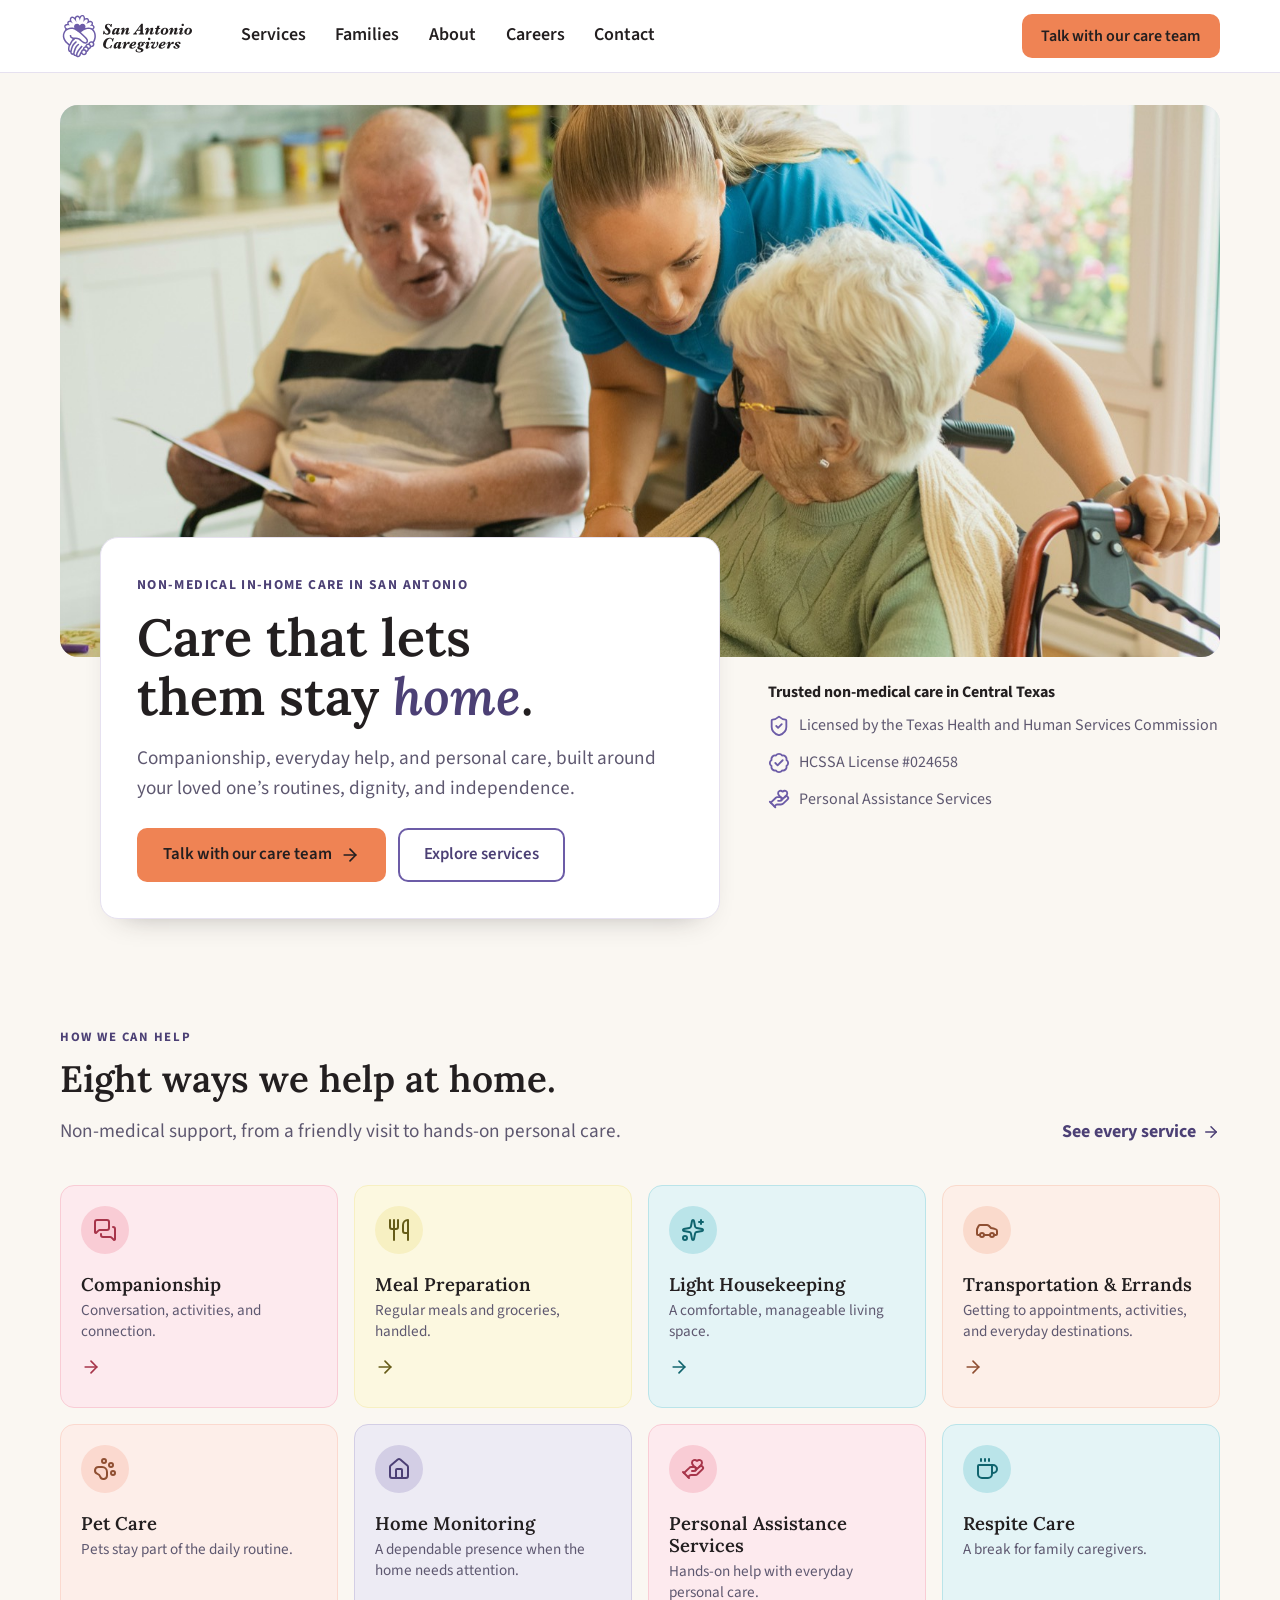
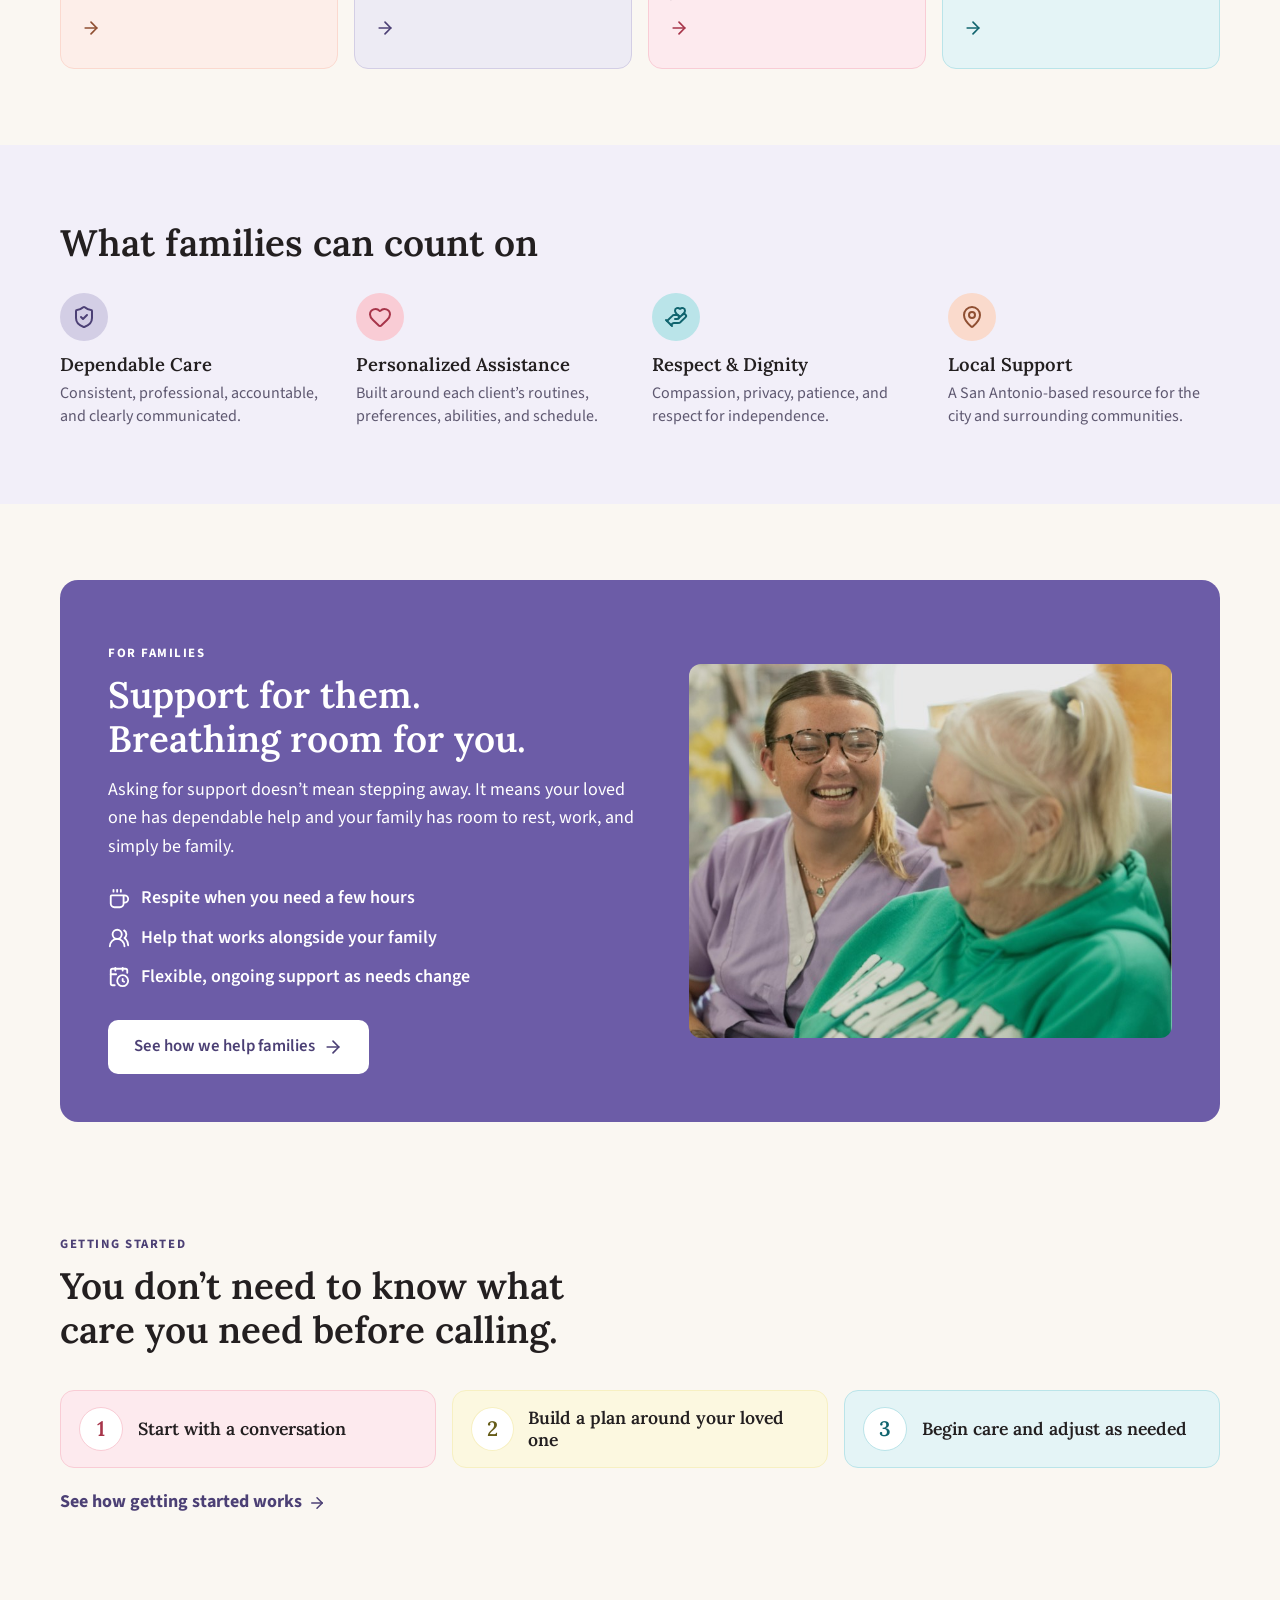
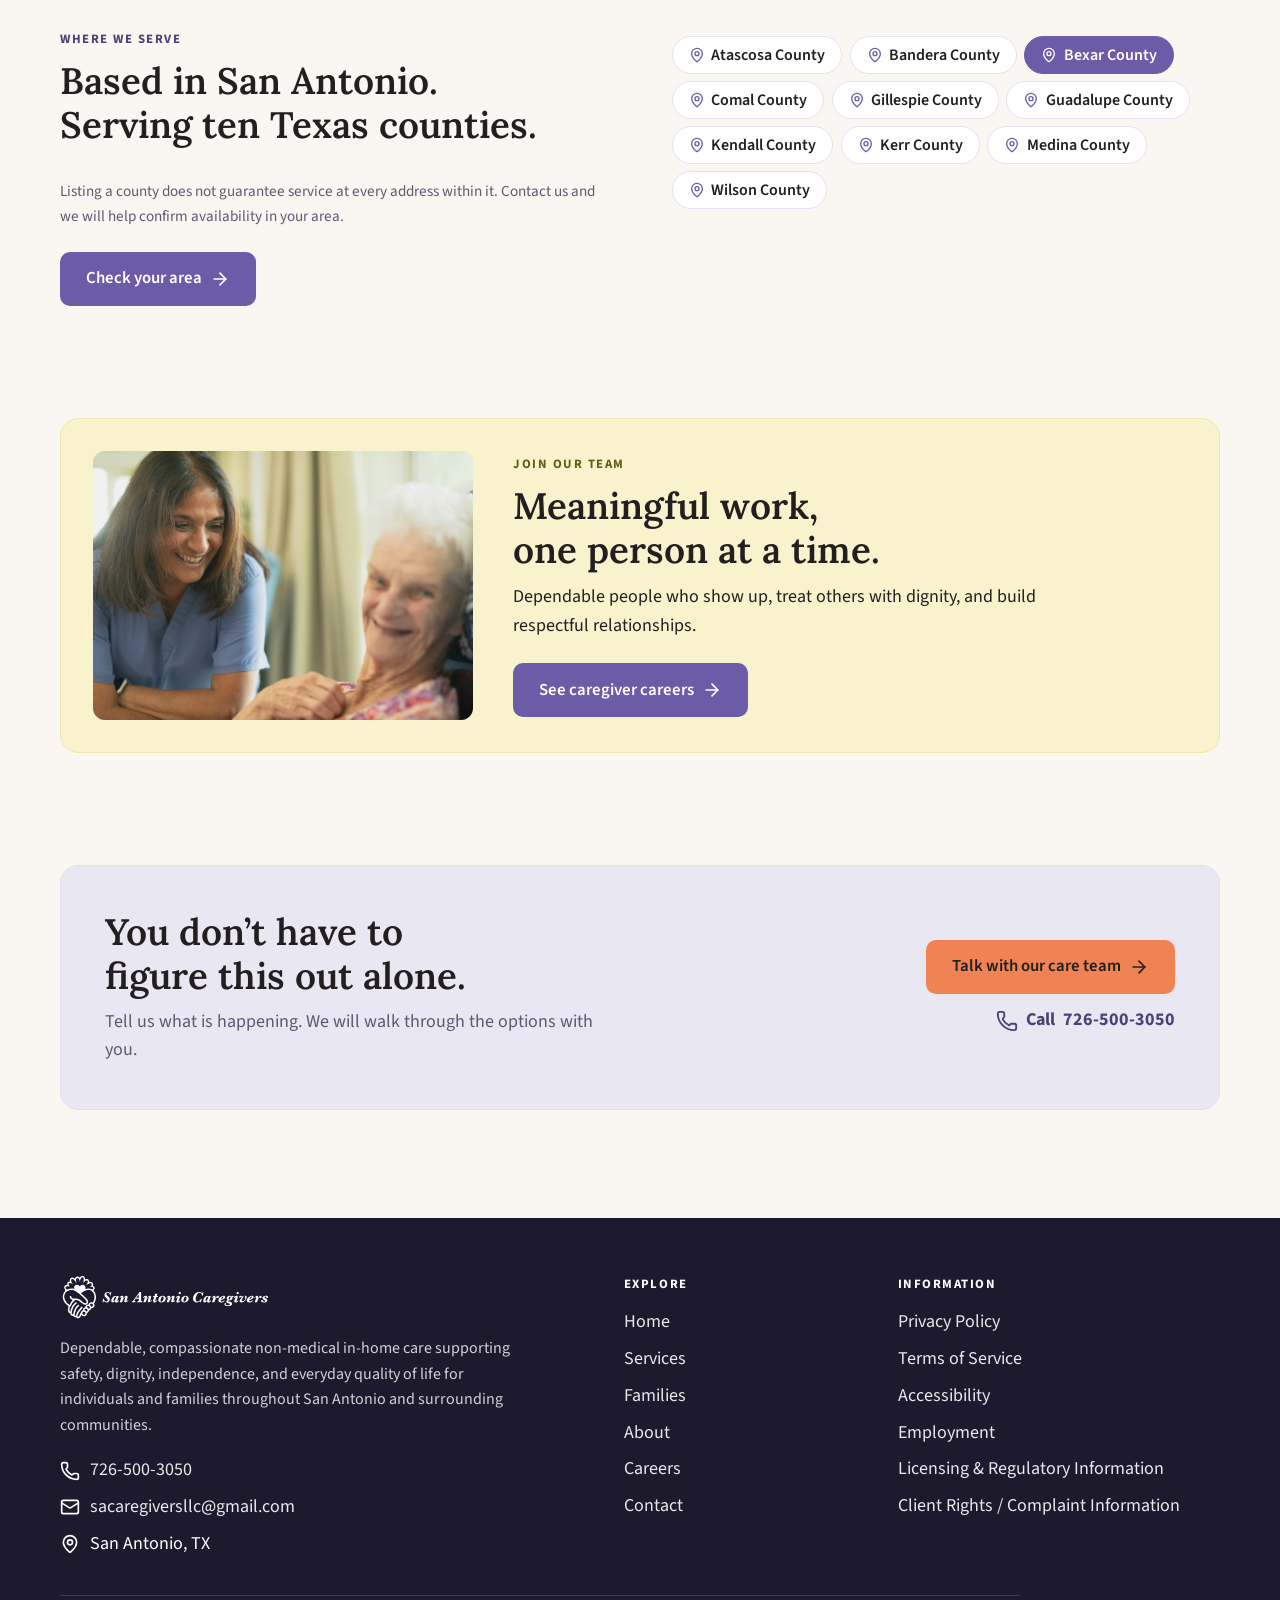
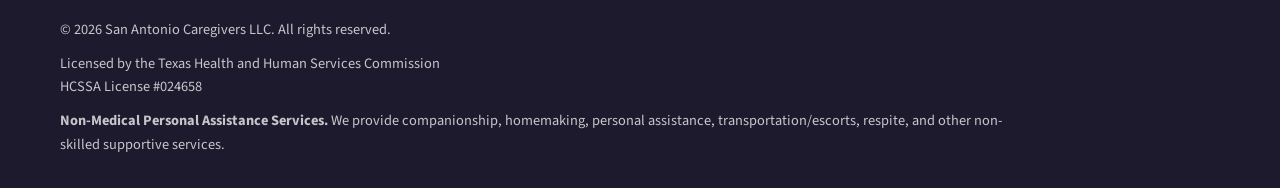
<file: index.html>
<!doctype html>
<html lang="en">
<head>
<meta charset="utf-8">
<meta name="viewport" content="width=device-width, initial-scale=1">
<title>San Antonio Caregivers — Non-Medical In-Home Care</title>
<meta name="description" content="San Antonio Caregivers provides dependable non-medical in-home care for families across San Antonio and surrounding communities.">
<meta property="og:site_name" content="San Antonio Caregivers">
<meta property="og:type" content="website">
<meta property="og:title" content="San Antonio Caregivers — Non-Medical In-Home Care">
<meta property="og:description" content="San Antonio Caregivers provides dependable non-medical in-home care for families across San Antonio and surrounding communities.">
<meta property="og:locale" content="en_US">
<meta property="og:url" content="https://sanantoniocare.com/">
<meta property="og:image" content="https://sanantoniocare.com/assets/img/og-share.jpg">
<meta property="og:image:width" content="1200">
<meta property="og:image:height" content="630">
<meta property="og:image:alt" content="A caregiver leans in to talk with two older adults at a kitchen table.">
<meta name="twitter:card" content="summary_large_image">
<link rel="canonical" href="https://sanantoniocare.com/">
<link rel="icon" href="assets/logo/favicon.svg" type="image/svg+xml">
<link rel="icon" href="assets/logo/favicon-48.png" type="image/png" sizes="48x48">
<link rel="apple-touch-icon" href="assets/logo/apple-touch-icon.png">
<link rel="preconnect" href="https://fonts.googleapis.com"><link rel="preconnect" href="https://fonts.gstatic.com" crossorigin>
<link rel="stylesheet" href="https://fonts.googleapis.com/css2?family=Lora:ital,wght@0,500;0,600;0,700;1,500;1,600&family=Source+Sans+3:wght@400;500;600;700&display=swap">
<link rel="stylesheet" href="assets/css/site.css">
</head>
<body>
<a class="skip" href="#main">Skip to content</a>
<header class="site-header" id="top"><div class="wrap bar">
  <a class="brand" href="index.html" aria-label="San Antonio Caregivers, home"><img src="assets/logo/sac-lockup-color.svg" alt="San Antonio Caregivers LLC" width="140" height="47"></a>
  <nav class="nav" aria-label="Primary"><a href="services.html">Services</a><a href="families.html">Families</a><a href="about.html">About</a><a href="careers.html">Careers</a><a href="contact.html">Contact</a></nav>
  <a class="btn btn-primary nav-cta" href="contact.html">Talk with our care team</a>
  <button class="menu-btn" type="button" aria-expanded="false" aria-controls="menu" data-menu-btn><span class="menu-open"><svg class="ic " aria-hidden="true" focusable="false"><use href="#i-menu"/></svg>Menu</span><span class="menu-close"><svg class="ic " aria-hidden="true" focusable="false"><use href="#i-x"/></svg>Close</span></button>
</div>
<div class="menu" id="menu" hidden><div class="wrap"><a class="menu-link" href="services.html"><span>Services</span><svg class="ic " aria-hidden="true" focusable="false"><use href="#i-arrow-right"/></svg></a><a class="menu-link" href="families.html"><span>Families</span><svg class="ic " aria-hidden="true" focusable="false"><use href="#i-arrow-right"/></svg></a><a class="menu-link" href="about.html"><span>About</span><svg class="ic " aria-hidden="true" focusable="false"><use href="#i-arrow-right"/></svg></a><a class="menu-link" href="careers.html"><span>Careers</span><svg class="ic " aria-hidden="true" focusable="false"><use href="#i-arrow-right"/></svg></a><a class="menu-link" href="contact.html"><span>Contact</span><svg class="ic " aria-hidden="true" focusable="false"><use href="#i-arrow-right"/></svg></a><a class="btn btn-primary btn-lg menu-cta" href="contact.html">Talk with our care team <svg class="ic " aria-hidden="true" focusable="false"><use href="#i-arrow-right"/></svg></a></div></div>
</header>
<main id="main">

<div class="hero-wrap">
  <section class="hero hero-1" aria-label="Welcome"><div class="wrap">
    <figure class="h1-photo"><img class="" src="assets/img/hero-image-lg.jpg" srcset="assets/img/hero-image-sm.jpg 760w, assets/img/hero-image-lg.jpg 1600w" sizes="(min-width: 1200px) 1120px, 92vw" width="1600" height="1131" alt="A caregiver helping an elderly man and woman with a craft activity at home." fetchpriority="high" decoding="async" style="object-position:55% 32%"></figure>
    <div class="h1-row"><div class="h1-card">
      <p class="kicker">Non-medical in-home care in San Antonio</p>
      <h1 class="display">Care that lets them stay <em>home</em>.</h1>
      <p class="lead">Companionship, everyday help, and personal care, built around your loved one’s routines, dignity, and independence.</p>
      <div class="actions"><a class="btn btn-primary btn-lg" href="contact.html">Talk with our care team <svg class="ic " aria-hidden="true" focusable="false"><use href="#i-arrow-right"/></svg></a><a class="btn btn-outline btn-lg" href="services.html">Explore services</a></div></div><div class="trust"><p class="trust-h">Trusted non-medical care in Central Texas</p>
    <ul><li><svg class="ic " aria-hidden="true" focusable="false"><use href="#i-shield-check"/></svg><span>Licensed by the Texas Health and Human Services Commission</span></li><li><svg class="ic " aria-hidden="true" focusable="false"><use href="#i-badge-check"/></svg><span>HCSSA License #024658</span></li><li><svg class="ic " aria-hidden="true" focusable="false"><use href="#i-hand-heart"/></svg><span>Personal Assistance Services</span></li></ul></div></div>
  </div></section>

</div>

<section class="section" id="help"><div class="wrap">
  <div class="sechead"><div><p class="eyebrow">How we can help</p><h2 class="h2">Eight ways we help at home.</h2><p class="lead">Non-medical support, from a friendly visit to hands-on personal care.</p></div><a class="link-arrow" href="services.html">See every service<svg class="ic " aria-hidden="true" focusable="false"><use href="#i-arrow-right"/></svg></a></div>
  <div class="tiles"><a class="tile t-pink" href="services.html#companionship"><span class="chip-ic"><svg class="ic " aria-hidden="true" focusable="false"><use href="#i-messages-square"/></svg></span><span class="tile-t">Companionship</span><span class="tile-l">Conversation, activities, and connection.</span><span class="tile-go"><svg class="ic " aria-hidden="true" focusable="false"><use href="#i-arrow-right"/></svg></span></a><a class="tile t-yellow" href="services.html#meals"><span class="chip-ic"><svg class="ic " aria-hidden="true" focusable="false"><use href="#i-utensils"/></svg></span><span class="tile-t">Meal Preparation</span><span class="tile-l">Regular meals and groceries, handled.</span><span class="tile-go"><svg class="ic " aria-hidden="true" focusable="false"><use href="#i-arrow-right"/></svg></span></a><a class="tile t-teal" href="services.html#housekeeping"><span class="chip-ic"><svg class="ic " aria-hidden="true" focusable="false"><use href="#i-sparkles"/></svg></span><span class="tile-t">Light Housekeeping</span><span class="tile-l">A comfortable, manageable living space.</span><span class="tile-go"><svg class="ic " aria-hidden="true" focusable="false"><use href="#i-arrow-right"/></svg></span></a><a class="tile t-orange" href="services.html#transport"><span class="chip-ic"><svg class="ic " aria-hidden="true" focusable="false"><use href="#i-car"/></svg></span><span class="tile-t">Transportation &amp; Errands</span><span class="tile-l">Getting to appointments, activities, and everyday destinations.</span><span class="tile-go"><svg class="ic " aria-hidden="true" focusable="false"><use href="#i-arrow-right"/></svg></span></a><a class="tile t-peach" href="services.html#pets"><span class="chip-ic"><svg class="ic " aria-hidden="true" focusable="false"><use href="#i-paw-print"/></svg></span><span class="tile-t">Pet Care</span><span class="tile-l">Pets stay part of the daily routine.</span><span class="tile-go"><svg class="ic " aria-hidden="true" focusable="false"><use href="#i-arrow-right"/></svg></span></a><a class="tile t-purple" href="services.html#monitoring"><span class="chip-ic"><svg class="ic " aria-hidden="true" focusable="false"><use href="#i-house"/></svg></span><span class="tile-t">Home Monitoring</span><span class="tile-l">A dependable presence when the home needs attention.</span><span class="tile-go"><svg class="ic " aria-hidden="true" focusable="false"><use href="#i-arrow-right"/></svg></span></a><a class="tile t-pink" href="services.html#personal-assistance"><span class="chip-ic"><svg class="ic " aria-hidden="true" focusable="false"><use href="#i-hand-heart"/></svg></span><span class="tile-t">Personal Assistance Services</span><span class="tile-l">Hands-on help with everyday personal care.</span><span class="tile-go"><svg class="ic " aria-hidden="true" focusable="false"><use href="#i-arrow-right"/></svg></span></a><a class="tile t-teal" href="services.html#respite"><span class="chip-ic"><svg class="ic " aria-hidden="true" focusable="false"><use href="#i-coffee"/></svg></span><span class="tile-t">Respite Care</span><span class="tile-l">A break for family caregivers.</span><span class="tile-go"><svg class="ic " aria-hidden="true" focusable="false"><use href="#i-arrow-right"/></svg></span></a></div>
</div></section>

<section class="section section-tint"><div class="wrap">
  <h2 class="h2">What families can count on</h2>
  <div class="promises"><div class="promise t-purple"><span class="chip-ic"><svg class="ic " aria-hidden="true" focusable="false"><use href="#i-shield-check"/></svg></span><h3>Dependable Care</h3><p>Consistent, professional, accountable, and clearly communicated.</p></div><div class="promise t-pink"><span class="chip-ic"><svg class="ic " aria-hidden="true" focusable="false"><use href="#i-heart"/></svg></span><h3>Personalized Assistance</h3><p>Built around each client’s routines, preferences, abilities, and schedule.</p></div><div class="promise t-teal"><span class="chip-ic"><svg class="ic " aria-hidden="true" focusable="false"><use href="#i-hand-heart"/></svg></span><h3>Respect &amp; Dignity</h3><p>Compassion, privacy, patience, and respect for independence.</p></div><div class="promise t-orange"><span class="chip-ic"><svg class="ic " aria-hidden="true" focusable="false"><use href="#i-map-pin"/></svg></span><h3>Local Support</h3><p>A San Antonio-based resource for the city and surrounding communities.</p></div></div>
</div></section>

<section class="section"><div class="wrap">
  <div class="feature">
    <div class="feature-copy">
      <p class="eyebrow on-dark">For families</p>
      <h2 class="h2">Support for them. Breathing room for you.</h2>
      <p>Asking for support doesn’t mean stepping away. It means your loved one has dependable help and your family has room to rest, work, and simply be family.</p>
      <ul class="feature-list"><li><svg class="ic " aria-hidden="true" focusable="false"><use href="#i-coffee"/></svg><span>Respite when you need a few hours</span></li><li><svg class="ic " aria-hidden="true" focusable="false"><use href="#i-users-round"/></svg><span>Help that works alongside your family</span></li><li><svg class="ic " aria-hidden="true" focusable="false"><use href="#i-calendar-clock"/></svg><span>Flexible, ongoing support as needs change</span></li></ul>
      <a class="btn btn-light btn-lg" href="families.html">See how we help families <svg class="ic " aria-hidden="true" focusable="false"><use href="#i-arrow-right"/></svg></a>
    </div>
    <div class="feature-art"><img class="" src="assets/img/care-4-lg.jpg" srcset="assets/img/care-4-sm.jpg 760w, assets/img/care-4-lg.jpg 1600w" sizes="(min-width: 960px) 520px, 92vw" width="1600" height="1337" alt="A caregiver laughing with an elderly client at home." loading="lazy" decoding="async"></div>
  </div>
</div></section>

<section class="section section-tight"><div class="wrap">
  <div class="sechead"><div><p class="eyebrow">Getting started</p><h2 class="h2">You don’t need to know what care you need before calling.</h2></div></div>
  <ol class="steps steps-compact"><li class="step t-pink"><span class="step-n" aria-hidden="true">1</span><h3>Start with a conversation</h3></li><li class="step t-yellow"><span class="step-n" aria-hidden="true">2</span><h3>Build a plan around your loved one</h3></li><li class="step t-teal"><span class="step-n" aria-hidden="true">3</span><h3>Begin care and adjust as needed</h3></li></ol>
  <p class="steps-more"><a class="link-arrow" href="families.html#start">See how getting started works<svg class="ic " aria-hidden="true" focusable="false"><use href="#i-arrow-right"/></svg></a></p>
</div></section>

<section class="section" id="area"><div class="wrap area-flat">
  <div class="af-head">
    <p class="eyebrow">Where we serve</p>
    <h2 class="h2">Based in San Antonio. Serving ten Texas counties.</h2>
  </div>
  <ul class="chips af-chips"><li class="chip"><svg class="ic " aria-hidden="true" focusable="false"><use href="#i-map-pin"/></svg>Atascosa County</li><li class="chip"><svg class="ic " aria-hidden="true" focusable="false"><use href="#i-map-pin"/></svg>Bandera County</li><li class="chip chip-hi"><svg class="ic " aria-hidden="true" focusable="false"><use href="#i-map-pin"/></svg>Bexar County</li><li class="chip"><svg class="ic " aria-hidden="true" focusable="false"><use href="#i-map-pin"/></svg>Comal County</li><li class="chip"><svg class="ic " aria-hidden="true" focusable="false"><use href="#i-map-pin"/></svg>Gillespie County</li><li class="chip"><svg class="ic " aria-hidden="true" focusable="false"><use href="#i-map-pin"/></svg>Guadalupe County</li><li class="chip"><svg class="ic " aria-hidden="true" focusable="false"><use href="#i-map-pin"/></svg>Kendall County</li><li class="chip"><svg class="ic " aria-hidden="true" focusable="false"><use href="#i-map-pin"/></svg>Kerr County</li><li class="chip"><svg class="ic " aria-hidden="true" focusable="false"><use href="#i-map-pin"/></svg>Medina County</li><li class="chip"><svg class="ic " aria-hidden="true" focusable="false"><use href="#i-map-pin"/></svg>Wilson County</li></ul>
  <p class="small af-note">Listing a county does not guarantee service at every address within it. Contact us and we will help confirm availability in your area.</p>
  <a class="btn btn-purple btn-lg af-cta" href="contact.html#area">Check your area <svg class="ic " aria-hidden="true" focusable="false"><use href="#i-arrow-right"/></svg></a>
</div></section>

<section class="section section-tight"><div class="wrap"><div class="band">
  <figure class="band-photo"><img class="" src="assets/img/care-2-lg.jpg" srcset="assets/img/care-2-sm.jpg 760w, assets/img/care-2-lg.jpg 1600w" sizes="(min-width: 800px) 380px, 92vw" width="1600" height="1131" alt="A smiling caregiver sitting close to an older woman." loading="lazy" decoding="async" style="object-position:40% 40%"></figure>
  <div class="band-copy"><p class="eyebrow">Join our team</p><h2 class="h2">Meaningful work, one person at a time.</h2><p>Dependable people who show up, treat others with dignity, and build respectful relationships.</p><a class="btn btn-purple btn-lg" href="careers.html">See caregiver careers <svg class="ic " aria-hidden="true" focusable="false"><use href="#i-arrow-right"/></svg></a></div>
</div></div></section>

<section class="section"><div class="wrap"><div class="cta-band">
  <div class="cta-copy"><h2 class="h2">You don’t have to figure this out alone.</h2><p>Tell us what is happening. We will walk through the options with you.</p></div>
  <div class="cta-actions"><a class="btn btn-primary btn-lg" href="contact.html">Talk with our care team <svg class="ic " aria-hidden="true" focusable="false"><use href="#i-arrow-right"/></svg></a><p class="cta-phone"><svg class="ic " aria-hidden="true" focusable="false"><use href="#i-phone"/></svg> Call <a href="tel:+17265003050">726-500-3050</a></p></div>
</div></div></section>
</main>
<footer class="site-footer"><div class="wrap">
  <div class="foot-grid">
    <div class="foot-brand">
      <img src="assets/logo/sac-lockup-horizontal-white.svg" alt="San Antonio Caregivers LLC" width="220" height="48">
      <p>Dependable, compassionate non-medical in-home care supporting safety, dignity, independence, and everyday quality of life for individuals and families throughout San Antonio and surrounding communities.</p>
      <ul class="foot-contact">
        <li><svg class="ic " aria-hidden="true" focusable="false"><use href="#i-phone"/></svg><span><a href="tel:+17265003050">726-500-3050</a></span></li>
        <li><svg class="ic " aria-hidden="true" focusable="false"><use href="#i-mail"/></svg><span><a href="mailto:sacaregiversllc@gmail.com">sacaregiversllc@gmail.com</a></span></li>
        <li><svg class="ic " aria-hidden="true" focusable="false"><use href="#i-map-pin"/></svg><span>San Antonio, TX</span></li>
      </ul>
    </div>
    <div><p class="foot-h">Explore</p><ul><li><a href="index.html">Home</a></li><li><a href="services.html">Services</a></li><li><a href="families.html">Families</a></li><li><a href="about.html">About</a></li><li><a href="careers.html">Careers</a></li><li><a href="contact.html">Contact</a></li></ul></div>
    <div><p class="foot-h">Information</p><ul>
      <li><a href="legal.html#privacy">Privacy Policy</a></li><li><a href="legal.html#terms">Terms of Service</a></li><li><a href="legal.html#accessibility">Accessibility</a></li><li><a href="careers.html">Employment</a></li><li><a href="legal.html#licensing">Licensing &amp; Regulatory Information</a></li><li><a href="legal.html#rights">Client Rights / Complaint Information</a></li></ul></div>
  </div>
  <div class="foot-legal">
    <p>&copy; 2026 San Antonio Caregivers LLC. All rights reserved.</p>
    <p>Licensed by the Texas Health and Human Services Commission<br>HCSSA License #024658</p>
    <p><strong>Non-Medical Personal Assistance Services.</strong> We provide companionship, homemaking, personal assistance, transportation/escorts, respite, and other non-skilled supportive services.</p>
  </div>
</div></footer>
<a class="sticky-cta btn btn-primary btn-lg" href="contact.html"><svg class="ic " aria-hidden="true" focusable="false"><use href="#i-message-circle"/></svg> Talk with our care team</a>
<svg width="0" height="0" style="position:absolute" aria-hidden="true" focusable="false"><defs><symbol id="i-arrow-left" viewBox="0 0 24 24" fill="none" stroke="currentColor" stroke-width="2" stroke-linecap="round" stroke-linejoin="round"><path d="m12 19-7-7 7-7" /> <path d="M19 12H5" /></symbol><symbol id="i-arrow-right" viewBox="0 0 24 24" fill="none" stroke="currentColor" stroke-width="2" stroke-linecap="round" stroke-linejoin="round"><path d="M5 12h14" /> <path d="m12 5 7 7-7 7" /></symbol><symbol id="i-badge-check" viewBox="0 0 24 24" fill="none" stroke="currentColor" stroke-width="2" stroke-linecap="round" stroke-linejoin="round"><path d="M3.85 8.62a4 4 0 0 1 4.78-4.77 4 4 0 0 1 6.74 0 4 4 0 0 1 4.78 4.78 4 4 0 0 1 0 6.74 4 4 0 0 1-4.77 4.78 4 4 0 0 1-6.75 0 4 4 0 0 1-4.78-4.77 4 4 0 0 1 0-6.76Z" /> <path d="m16 9-5.5 5.5L8 12" /></symbol><symbol id="i-calendar-clock" viewBox="0 0 24 24" fill="none" stroke="currentColor" stroke-width="2" stroke-linecap="round" stroke-linejoin="round"><path d="M16 14v2.2l1.6 1" /> <path d="M16 2v3" /> <path d="M21 7.338V5a2 2 0 00-2-2H5a2 2 0 00-2 2v14a2 2 0 002 2h2.338" /> <path d="M3 9h5.859" /> <path d="M8 2v3" /> <circle cx="16" cy="16" r="6" /></symbol><symbol id="i-car" viewBox="0 0 24 24" fill="none" stroke="currentColor" stroke-width="2" stroke-linecap="round" stroke-linejoin="round"><path d="M19 17h2c.6 0 1-.4 1-1v-3c0-.9-.7-1.7-1.5-1.9C18.7 10.6 16 10 16 10s-1.3-1.4-2.2-2.3c-.5-.4-1.1-.7-1.8-.7H5c-.6 0-1.1.4-1.4.9l-1.4 2.9A3.7 3.7 0 0 0 2 12v4c0 .6.4 1 1 1h2" /> <circle cx="7" cy="17" r="2" /> <path d="M9 17h6" /> <circle cx="17" cy="17" r="2" /></symbol><symbol id="i-coffee" viewBox="0 0 24 24" fill="none" stroke="currentColor" stroke-width="2" stroke-linecap="round" stroke-linejoin="round"><path d="M10 2v2" /> <path d="M14 2v2" /> <path d="M16 8a1 1 0 0 1 1 1v8a4 4 0 0 1-4 4H7a4 4 0 0 1-4-4V9a1 1 0 0 1 1-1h14a4 4 0 1 1 0 8h-1" /> <path d="M6 2v2" /></symbol><symbol id="i-hand-heart" viewBox="0 0 24 24" fill="none" stroke="currentColor" stroke-width="2" stroke-linecap="round" stroke-linejoin="round"><path d="M11 14h2a2 2 0 0 0 0-4h-3c-.6 0-1.1.2-1.4.6L3 16" /> <path d="m14.45 13.39 5.05-4.694C20.196 8 21 6.85 21 5.75a2.75 2.75 0 0 0-4.797-1.837.276.276 0 0 1-.406 0A2.75 2.75 0 0 0 11 5.75c0 1.2.802 2.248 1.5 2.946L16 11.95" /> <path d="m2 15 6 6" /> <path d="m7 20 1.6-1.4c.3-.4.8-.6 1.4-.6h4c1.1 0 2.1-.4 2.8-1.2l4.6-4.4a1 1 0 0 0-2.75-2.91" /></symbol><symbol id="i-heart" viewBox="0 0 24 24" fill="none" stroke="currentColor" stroke-width="2" stroke-linecap="round" stroke-linejoin="round"><path d="M2 9.5a5.5 5.5 0 0 1 9.591-3.676.56.56 0 0 0 .818 0A5.49 5.49 0 0 1 22 9.5c0 2.29-1.5 4-3 5.5l-5.492 5.313a2 2 0 0 1-3 .019L5 15c-1.5-1.5-3-3.2-3-5.5" /></symbol><symbol id="i-house" viewBox="0 0 24 24" fill="none" stroke="currentColor" stroke-width="2" stroke-linecap="round" stroke-linejoin="round"><path d="M15 21v-8a1 1 0 0 0-1-1h-4a1 1 0 0 0-1 1v8" /> <path d="M3 10a2 2 0 0 1 .709-1.528l7-6a2 2 0 0 1 2.582 0l7 6A2 2 0 0 1 21 10v9a2 2 0 0 1-2 2H5a2 2 0 0 1-2-2z" /></symbol><symbol id="i-mail" viewBox="0 0 24 24" fill="none" stroke="currentColor" stroke-width="2" stroke-linecap="round" stroke-linejoin="round"><path d="m22 7-8.991 5.727a2 2 0 0 1-2.009 0L2 7" /> <rect x="2" y="4" width="20" height="16" rx="2" /></symbol><symbol id="i-map-pin" viewBox="0 0 24 24" fill="none" stroke="currentColor" stroke-width="2" stroke-linecap="round" stroke-linejoin="round"><path d="M20 10c0 4.993-5.539 10.193-7.399 11.799a1 1 0 0 1-1.202 0C9.539 20.193 4 14.993 4 10a8 8 0 0 1 16 0" /> <circle cx="12" cy="10" r="3" /></symbol><symbol id="i-menu" viewBox="0 0 24 24" fill="none" stroke="currentColor" stroke-width="2" stroke-linecap="round" stroke-linejoin="round"><path d="M4 5h16" /> <path d="M4 12h16" /> <path d="M4 19h16" /></symbol><symbol id="i-message-circle" viewBox="0 0 24 24" fill="none" stroke="currentColor" stroke-width="2" stroke-linecap="round" stroke-linejoin="round"><path d="M2.992 16.342a2 2 0 0 1 .094 1.167l-1.065 3.29a1 1 0 0 0 1.236 1.168l3.413-.998a2 2 0 0 1 1.099.092 10 10 0 1 0-4.777-4.719" /></symbol><symbol id="i-messages-square" viewBox="0 0 24 24" fill="none" stroke="currentColor" stroke-width="2" stroke-linecap="round" stroke-linejoin="round"><path d="M16 10a2 2 0 0 1-2 2H6.828a2 2 0 0 0-1.414.586l-2.202 2.202A.71.71 0 0 1 2 14.286V4a2 2 0 0 1 2-2h10a2 2 0 0 1 2 2z" /> <path d="M20 9a2 2 0 0 1 2 2v10.286a.71.71 0 0 1-1.212.502l-2.202-2.202A2 2 0 0 0 17.172 19H10a2 2 0 0 1-2-2v-1" /></symbol><symbol id="i-paw-print" viewBox="0 0 24 24" fill="none" stroke="currentColor" stroke-width="2" stroke-linecap="round" stroke-linejoin="round"><circle cx="11" cy="4" r="2" /> <circle cx="18" cy="8" r="2" /> <circle cx="20" cy="16" r="2" /> <path d="M9 10a5 5 0 0 1 5 5v3.5a3.5 3.5 0 0 1-6.84 1.045Q6.52 17.48 4.46 16.84A3.5 3.5 0 0 1 5.5 10Z" /></symbol><symbol id="i-phone" viewBox="0 0 24 24" fill="none" stroke="currentColor" stroke-width="2" stroke-linecap="round" stroke-linejoin="round"><path d="M13.832 16.568a1 1 0 0 0 1.213-.303l.355-.465A2 2 0 0 1 17 15h3a2 2 0 0 1 2 2v3a2 2 0 0 1-2 2A18 18 0 0 1 2 4a2 2 0 0 1 2-2h3a2 2 0 0 1 2 2v3a2 2 0 0 1-.8 1.6l-.468.351a1 1 0 0 0-.292 1.233 14 14 0 0 0 6.392 6.384" /></symbol><symbol id="i-shield-check" viewBox="0 0 24 24" fill="none" stroke="currentColor" stroke-width="2" stroke-linecap="round" stroke-linejoin="round"><path d="M20 13c0 5-3.5 7.5-7.66 8.95a1 1 0 0 1-.67-.01C7.5 20.5 4 18 4 13V6a1 1 0 0 1 1-1c2 0 4.5-1.2 6.24-2.72a1.17 1.17 0 0 1 1.52 0C14.51 3.81 17 5 19 5a1 1 0 0 1 1 1z" /> <path d="m9 12 2 2 4-4" /></symbol><symbol id="i-sparkles" viewBox="0 0 24 24" fill="none" stroke="currentColor" stroke-width="2" stroke-linecap="round" stroke-linejoin="round"><path d="M11.017 2.814a1 1 0 0 1 1.966 0l1.051 5.558a2 2 0 0 0 1.594 1.594l5.558 1.051a1 1 0 0 1 0 1.966l-5.558 1.051a2 2 0 0 0-1.594 1.594l-1.051 5.558a1 1 0 0 1-1.966 0l-1.051-5.558a2 2 0 0 0-1.594-1.594l-5.558-1.051a1 1 0 0 1 0-1.966l5.558-1.051a2 2 0 0 0 1.594-1.594z" /> <path d="M20 2v4" /> <path d="M22 4h-4" /> <circle cx="4" cy="20" r="2" /></symbol><symbol id="i-users-round" viewBox="0 0 24 24" fill="none" stroke="currentColor" stroke-width="2" stroke-linecap="round" stroke-linejoin="round"><path d="M18 21a8 8 0 0 0-16 0" /> <circle cx="10" cy="8" r="5" /> <path d="M22 20c0-3.37-2-6.5-4-8a5 5 0 0 0-.45-8.3" /></symbol><symbol id="i-utensils" viewBox="0 0 24 24" fill="none" stroke="currentColor" stroke-width="2" stroke-linecap="round" stroke-linejoin="round"><path d="M3 2v7c0 1.1.9 2 2 2h4a2 2 0 0 0 2-2V2" /> <path d="M7 2v20" /> <path d="M21 15V2a5 5 0 0 0-5 5v6c0 1.1.9 2 2 2h3Zm0 0v7" /></symbol><symbol id="i-x" viewBox="0 0 24 24" fill="none" stroke="currentColor" stroke-width="2" stroke-linecap="round" stroke-linejoin="round"><path d="M18 6 6 18" /> <path d="m6 6 12 12" /></symbol></defs></svg>
<script src="assets/js/site.js" defer></script>
</body>
</html>
</file>
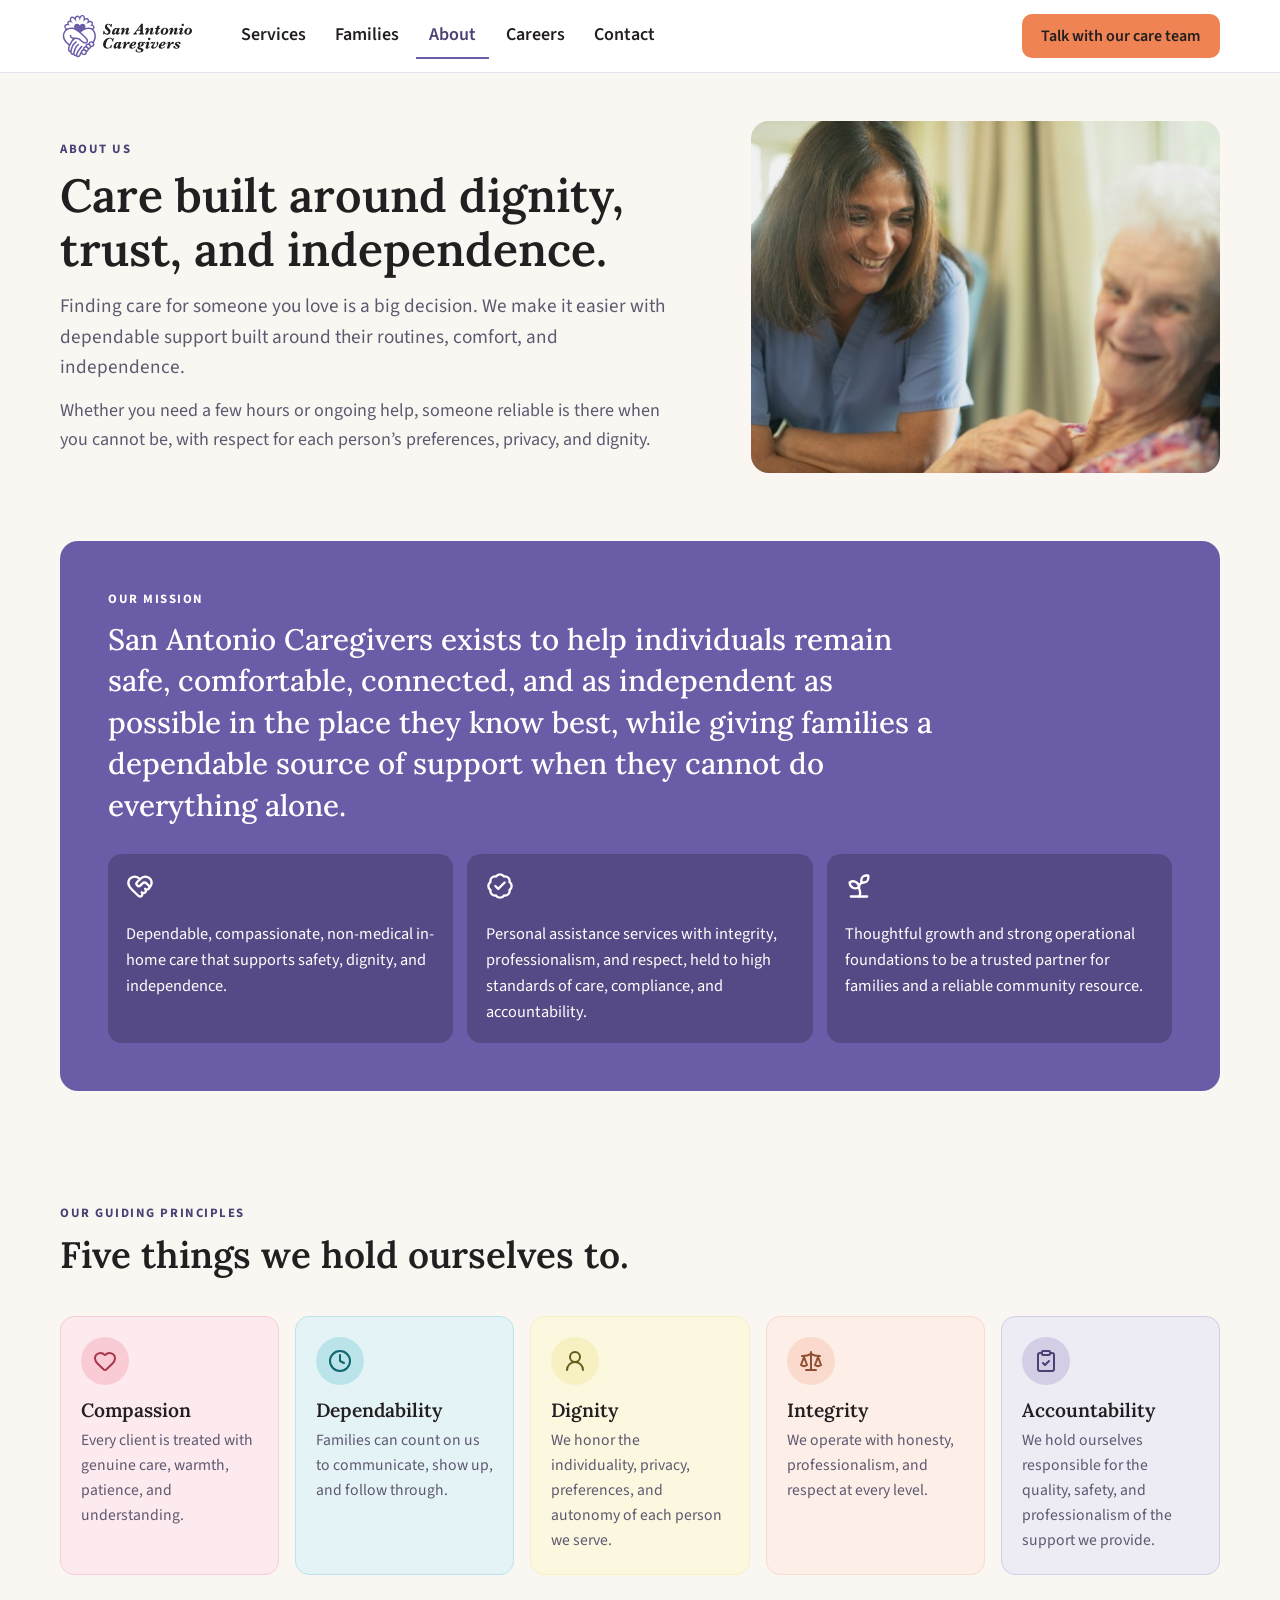
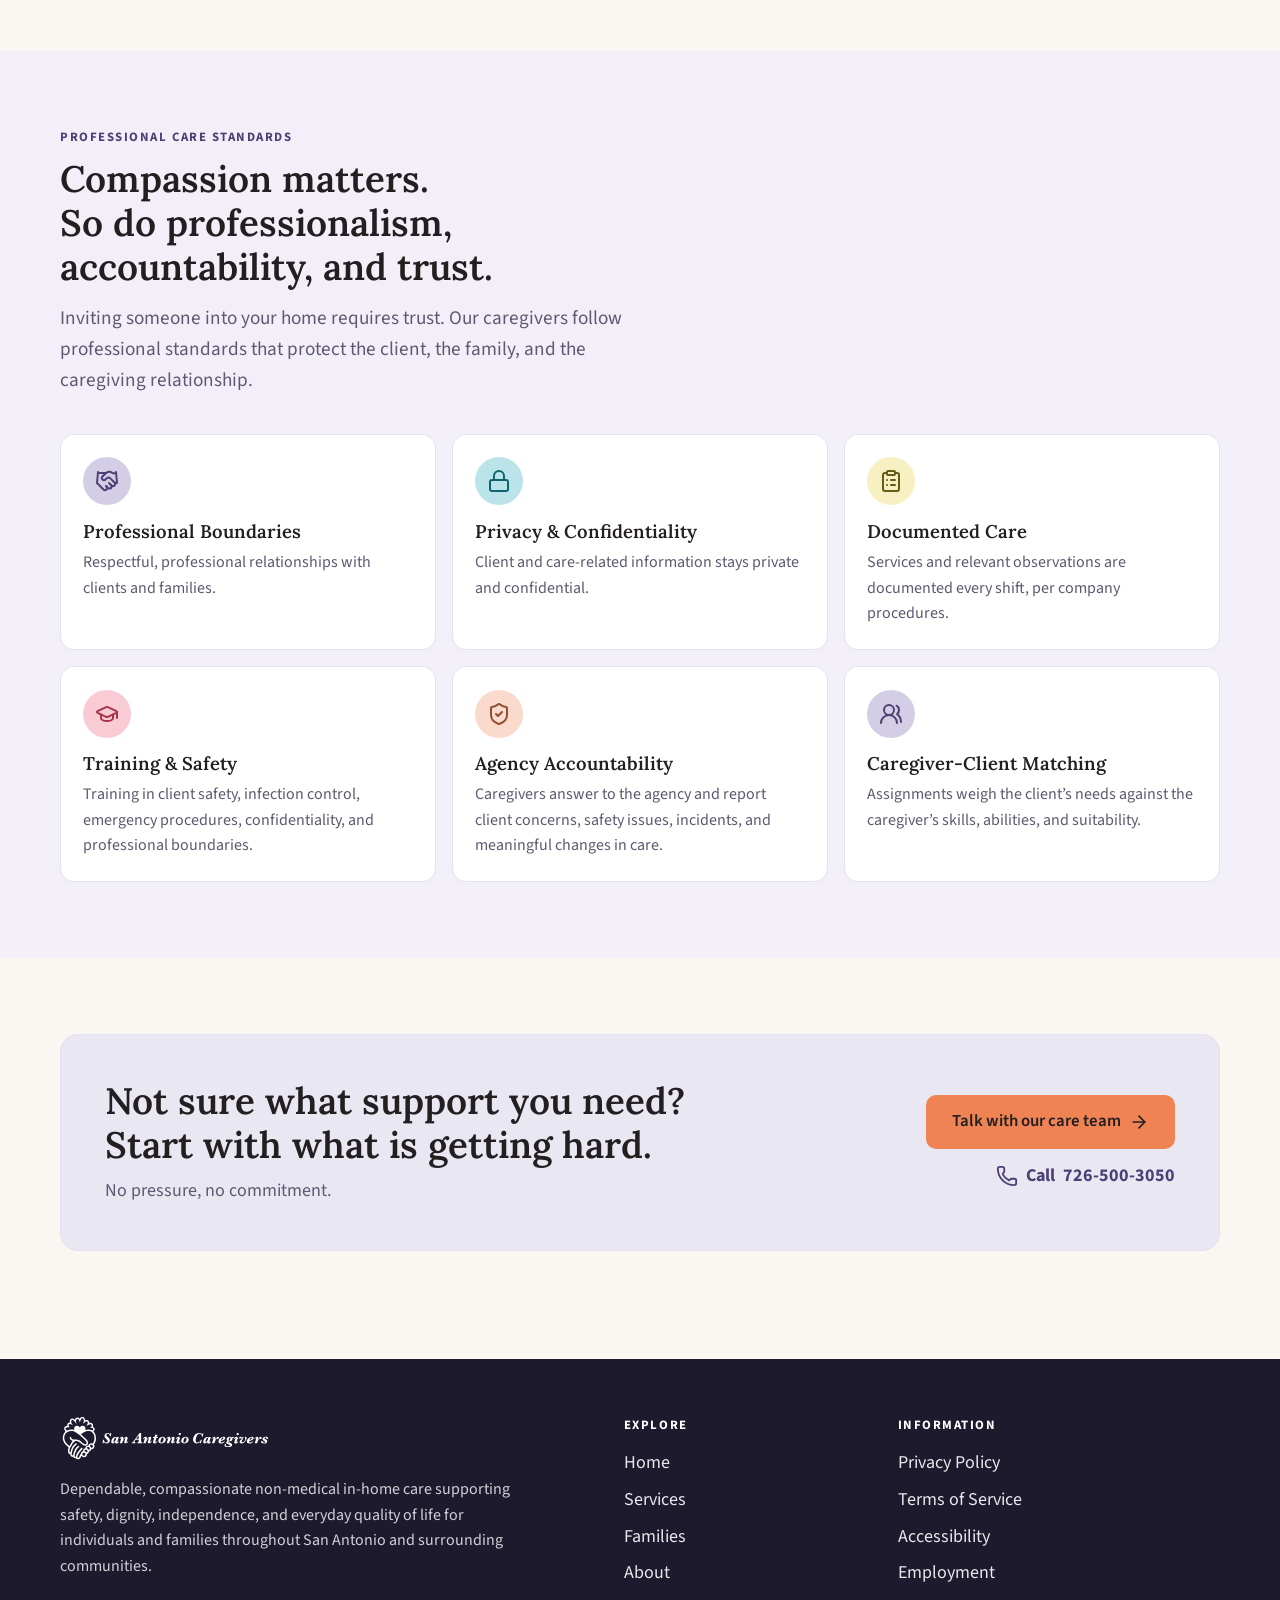
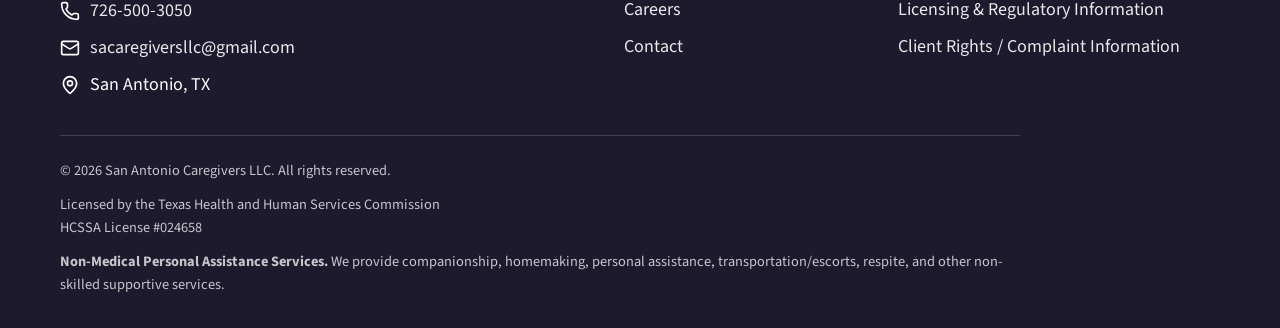
<file: about.html>
<!doctype html>
<html lang="en">
<head>
<meta charset="utf-8">
<meta name="viewport" content="width=device-width, initial-scale=1">
<title>About · San Antonio Caregivers</title>
<meta name="description" content="Our mission, guiding principles, and the professional standards every caregiver follows.">
<meta property="og:site_name" content="San Antonio Caregivers">
<meta property="og:type" content="website">
<meta property="og:title" content="About · San Antonio Caregivers">
<meta property="og:description" content="Our mission, guiding principles, and the professional standards every caregiver follows.">
<meta property="og:locale" content="en_US">
<meta property="og:url" content="https://sanantoniocare.com/about.html">
<meta property="og:image" content="https://sanantoniocare.com/assets/img/og-share.jpg">
<meta property="og:image:width" content="1200">
<meta property="og:image:height" content="630">
<meta property="og:image:alt" content="A caregiver leans in to talk with two older adults at a kitchen table.">
<meta name="twitter:card" content="summary_large_image">
<link rel="canonical" href="https://sanantoniocare.com/about.html">
<link rel="icon" href="assets/logo/favicon.svg" type="image/svg+xml">
<link rel="icon" href="assets/logo/favicon-48.png" type="image/png" sizes="48x48">
<link rel="apple-touch-icon" href="assets/logo/apple-touch-icon.png">
<link rel="preconnect" href="https://fonts.googleapis.com"><link rel="preconnect" href="https://fonts.gstatic.com" crossorigin>
<link rel="stylesheet" href="https://fonts.googleapis.com/css2?family=Lora:ital,wght@0,500;0,600;0,700;1,500;1,600&family=Source+Sans+3:wght@400;500;600;700&display=swap">
<link rel="stylesheet" href="assets/css/site.css">
</head>
<body>
<a class="skip" href="#main">Skip to content</a>
<header class="site-header" id="top"><div class="wrap bar">
  <a class="brand" href="index.html" aria-label="San Antonio Caregivers, home"><img src="assets/logo/sac-lockup-color.svg" alt="San Antonio Caregivers LLC" width="140" height="47"></a>
  <nav class="nav" aria-label="Primary"><a href="services.html">Services</a><a href="families.html">Families</a><a href="about.html" class="is-current" aria-current="page">About</a><a href="careers.html">Careers</a><a href="contact.html">Contact</a></nav>
  <a class="btn btn-primary nav-cta" href="contact.html">Talk with our care team</a>
  <button class="menu-btn" type="button" aria-expanded="false" aria-controls="menu" data-menu-btn><span class="menu-open"><svg class="ic " aria-hidden="true" focusable="false"><use href="#i-menu"/></svg>Menu</span><span class="menu-close"><svg class="ic " aria-hidden="true" focusable="false"><use href="#i-x"/></svg>Close</span></button>
</div>
<div class="menu" id="menu" hidden><div class="wrap"><a class="menu-link" href="services.html"><span>Services</span><svg class="ic " aria-hidden="true" focusable="false"><use href="#i-arrow-right"/></svg></a><a class="menu-link" href="families.html"><span>Families</span><svg class="ic " aria-hidden="true" focusable="false"><use href="#i-arrow-right"/></svg></a><a class="menu-link" href="about.html"><span>About</span><svg class="ic " aria-hidden="true" focusable="false"><use href="#i-arrow-right"/></svg></a><a class="menu-link" href="careers.html"><span>Careers</span><svg class="ic " aria-hidden="true" focusable="false"><use href="#i-arrow-right"/></svg></a><a class="menu-link" href="contact.html"><span>Contact</span><svg class="ic " aria-hidden="true" focusable="false"><use href="#i-arrow-right"/></svg></a><a class="btn btn-primary btn-lg menu-cta" href="contact.html">Talk with our care team <svg class="ic " aria-hidden="true" focusable="false"><use href="#i-arrow-right"/></svg></a></div></div>
</header>
<main id="main">

<section class="page-hero"><div class="wrap page-hero-grid">
    <div class="page-hero-copy">
      <p class="eyebrow">About us</p>
      <h1 class="h1">Care built around dignity, trust, and independence.</h1>
      <p class="lead">Finding care for someone you love is a big decision. We make it easier with dependable support built around their routines, comfort, and independence.</p>
      <p class="support">Whether you need a few hours or ongoing help, someone reliable is there when you cannot be, with respect for each person’s preferences, privacy, and dignity.</p>
    </div>
    <div class="page-hero-art"><figure class="rect-photo"><img class="" src="assets/img/care-2-lg.jpg" srcset="assets/img/care-2-sm.jpg 760w, assets/img/care-2-lg.jpg 1600w" sizes="(min-width: 960px) 460px, 92vw" width="1600" height="1131" alt="A smiling caregiver sitting close to an older woman." fetchpriority="high" decoding="async" style="object-position:30% 30%"></figure></div>
  </div></section>

<section class="section section-tight"><div class="wrap"><div class="mission">
  <p class="eyebrow on-dark">Our mission</p>
  <p class="mission-lead">San Antonio Caregivers exists to help individuals remain safe, comfortable, connected, and as independent as possible in the place they know best, while giving families a dependable source of support when they cannot do everything alone.</p>
  <div class="pillars"><div class="pillar"><svg class="ic " aria-hidden="true" focusable="false"><use href="#i-heart-handshake"/></svg><p>Dependable, compassionate, non-medical in-home care that supports safety, dignity, and independence.</p></div><div class="pillar"><svg class="ic " aria-hidden="true" focusable="false"><use href="#i-badge-check"/></svg><p>Personal assistance services with integrity, professionalism, and respect, held to high standards of care, compliance, and accountability.</p></div><div class="pillar"><svg class="ic " aria-hidden="true" focusable="false"><use href="#i-sprout"/></svg><p>Thoughtful growth and strong operational foundations to be a trusted partner for families and a reliable community resource.</p></div></div>
</div></div></section>

<section class="section"><div class="wrap">
  <div class="sechead"><div><p class="eyebrow">Our guiding principles</p><h2 class="h2">Five things we hold ourselves to.</h2></div></div>
  <div class="principles"><article class="prin t-pink"><span class="chip-ic"><svg class="ic " aria-hidden="true" focusable="false"><use href="#i-heart"/></svg></span><h3>Compassion</h3><p>Every client is treated with genuine care, warmth, patience, and understanding.</p></article><article class="prin t-teal"><span class="chip-ic"><svg class="ic " aria-hidden="true" focusable="false"><use href="#i-clock"/></svg></span><h3>Dependability</h3><p>Families can count on us to communicate, show up, and follow through.</p></article><article class="prin t-yellow"><span class="chip-ic"><svg class="ic " aria-hidden="true" focusable="false"><use href="#i-user-round"/></svg></span><h3>Dignity</h3><p>We honor the individuality, privacy, preferences, and autonomy of each person we serve.</p></article><article class="prin t-orange"><span class="chip-ic"><svg class="ic " aria-hidden="true" focusable="false"><use href="#i-scale"/></svg></span><h3>Integrity</h3><p>We operate with honesty, professionalism, and respect at every level.</p></article><article class="prin t-purple"><span class="chip-ic"><svg class="ic " aria-hidden="true" focusable="false"><use href="#i-clipboard-check"/></svg></span><h3>Accountability</h3><p>We hold ourselves responsible for the quality, safety, and professionalism of the support we provide.</p></article></div>
</div></section>

<section class="section section-tint" id="standards"><div class="wrap">
  <div class="sechead"><div><p class="eyebrow">Professional care standards</p><h2 class="h2">Compassion matters. So do professionalism, accountability, and trust.</h2><p class="lead">Inviting someone into your home requires trust. Our caregivers follow professional standards that protect the client, the family, and the caregiving relationship.</p></div></div>
  <div class="standards"><article class="std"><span class="chip-ic t-purple"><svg class="ic " aria-hidden="true" focusable="false"><use href="#i-handshake"/></svg></span><h3>Professional Boundaries</h3><p>Respectful, professional relationships with clients and families.</p></article><article class="std"><span class="chip-ic t-teal"><svg class="ic " aria-hidden="true" focusable="false"><use href="#i-lock"/></svg></span><h3>Privacy &amp; Confidentiality</h3><p>Client and care-related information stays private and confidential.</p></article><article class="std"><span class="chip-ic t-yellow"><svg class="ic " aria-hidden="true" focusable="false"><use href="#i-clipboard-list"/></svg></span><h3>Documented Care</h3><p>Services and relevant observations are documented every shift, per company procedures.</p></article><article class="std"><span class="chip-ic t-pink"><svg class="ic " aria-hidden="true" focusable="false"><use href="#i-graduation-cap"/></svg></span><h3>Training &amp; Safety</h3><p>Training in client safety, infection control, emergency procedures, confidentiality, and professional boundaries.</p></article><article class="std"><span class="chip-ic t-orange"><svg class="ic " aria-hidden="true" focusable="false"><use href="#i-shield-check"/></svg></span><h3>Agency Accountability</h3><p>Caregivers answer to the agency and report client concerns, safety issues, incidents, and meaningful changes in care.</p></article><article class="std"><span class="chip-ic t-purple"><svg class="ic " aria-hidden="true" focusable="false"><use href="#i-users-round"/></svg></span><h3>Caregiver-Client Matching</h3><p>Assignments weigh the client’s needs against the caregiver’s skills, abilities, and suitability.</p></article></div>
</div></section>

<section class="section"><div class="wrap"><div class="cta-band">
  <div class="cta-copy"><h2 class="h2">Not sure what support you need? Start with what is getting hard.</h2><p>No pressure, no commitment.</p></div>
  <div class="cta-actions"><a class="btn btn-primary btn-lg" href="contact.html">Talk with our care team <svg class="ic " aria-hidden="true" focusable="false"><use href="#i-arrow-right"/></svg></a><p class="cta-phone"><svg class="ic " aria-hidden="true" focusable="false"><use href="#i-phone"/></svg> Call <a href="tel:+17265003050">726-500-3050</a></p></div>
</div></div></section>
</main>
<footer class="site-footer"><div class="wrap">
  <div class="foot-grid">
    <div class="foot-brand">
      <img src="assets/logo/sac-lockup-horizontal-white.svg" alt="San Antonio Caregivers LLC" width="220" height="48">
      <p>Dependable, compassionate non-medical in-home care supporting safety, dignity, independence, and everyday quality of life for individuals and families throughout San Antonio and surrounding communities.</p>
      <ul class="foot-contact">
        <li><svg class="ic " aria-hidden="true" focusable="false"><use href="#i-phone"/></svg><span><a href="tel:+17265003050">726-500-3050</a></span></li>
        <li><svg class="ic " aria-hidden="true" focusable="false"><use href="#i-mail"/></svg><span><a href="mailto:sacaregiversllc@gmail.com">sacaregiversllc@gmail.com</a></span></li>
        <li><svg class="ic " aria-hidden="true" focusable="false"><use href="#i-map-pin"/></svg><span>San Antonio, TX</span></li>
      </ul>
    </div>
    <div><p class="foot-h">Explore</p><ul><li><a href="index.html">Home</a></li><li><a href="services.html">Services</a></li><li><a href="families.html">Families</a></li><li><a href="about.html">About</a></li><li><a href="careers.html">Careers</a></li><li><a href="contact.html">Contact</a></li></ul></div>
    <div><p class="foot-h">Information</p><ul>
      <li><a href="legal.html#privacy">Privacy Policy</a></li><li><a href="legal.html#terms">Terms of Service</a></li><li><a href="legal.html#accessibility">Accessibility</a></li><li><a href="careers.html">Employment</a></li><li><a href="legal.html#licensing">Licensing &amp; Regulatory Information</a></li><li><a href="legal.html#rights">Client Rights / Complaint Information</a></li></ul></div>
  </div>
  <div class="foot-legal">
    <p>&copy; 2026 San Antonio Caregivers LLC. All rights reserved.</p>
    <p>Licensed by the Texas Health and Human Services Commission<br>HCSSA License #024658</p>
    <p><strong>Non-Medical Personal Assistance Services.</strong> We provide companionship, homemaking, personal assistance, transportation/escorts, respite, and other non-skilled supportive services.</p>
  </div>
</div></footer>
<a class="sticky-cta btn btn-primary btn-lg" href="contact.html"><svg class="ic " aria-hidden="true" focusable="false"><use href="#i-message-circle"/></svg> Talk with our care team</a>
<svg width="0" height="0" style="position:absolute" aria-hidden="true" focusable="false"><defs><symbol id="i-arrow-left" viewBox="0 0 24 24" fill="none" stroke="currentColor" stroke-width="2" stroke-linecap="round" stroke-linejoin="round"><path d="m12 19-7-7 7-7" /> <path d="M19 12H5" /></symbol><symbol id="i-arrow-right" viewBox="0 0 24 24" fill="none" stroke="currentColor" stroke-width="2" stroke-linecap="round" stroke-linejoin="round"><path d="M5 12h14" /> <path d="m12 5 7 7-7 7" /></symbol><symbol id="i-badge-check" viewBox="0 0 24 24" fill="none" stroke="currentColor" stroke-width="2" stroke-linecap="round" stroke-linejoin="round"><path d="M3.85 8.62a4 4 0 0 1 4.78-4.77 4 4 0 0 1 6.74 0 4 4 0 0 1 4.78 4.78 4 4 0 0 1 0 6.74 4 4 0 0 1-4.77 4.78 4 4 0 0 1-6.75 0 4 4 0 0 1-4.78-4.77 4 4 0 0 1 0-6.76Z" /> <path d="m16 9-5.5 5.5L8 12" /></symbol><symbol id="i-clipboard-check" viewBox="0 0 24 24" fill="none" stroke="currentColor" stroke-width="2" stroke-linecap="round" stroke-linejoin="round"><rect width="8" height="4" x="8" y="2" rx="1" ry="1" /> <path d="M16 4h2a2 2 0 0 1 2 2v14a2 2 0 0 1-2 2H6a2 2 0 0 1-2-2V6a2 2 0 0 1 2-2h2" /> <path d="m9 14 2 2 4-4" /></symbol><symbol id="i-clipboard-list" viewBox="0 0 24 24" fill="none" stroke="currentColor" stroke-width="2" stroke-linecap="round" stroke-linejoin="round"><rect width="8" height="4" x="8" y="2" rx="1" ry="1" /> <path d="M16 4h2a2 2 0 0 1 2 2v14a2 2 0 0 1-2 2H6a2 2 0 0 1-2-2V6a2 2 0 0 1 2-2h2" /> <path d="M12 11h4" /> <path d="M12 16h4" /> <path d="M8 11h.01" /> <path d="M8 16h.01" /></symbol><symbol id="i-clock" viewBox="0 0 24 24" fill="none" stroke="currentColor" stroke-width="2" stroke-linecap="round" stroke-linejoin="round"><circle cx="12" cy="12" r="10" /> <path d="M12 6v6l4 2" /></symbol><symbol id="i-graduation-cap" viewBox="0 0 24 24" fill="none" stroke="currentColor" stroke-width="2" stroke-linecap="round" stroke-linejoin="round"><path d="M21.42 10.922a1 1 0 0 0-.019-1.838L12.83 5.18a2 2 0 0 0-1.66 0L2.6 9.08a1 1 0 0 0 0 1.832l8.57 3.908a2 2 0 0 0 1.66 0z" /> <path d="M22 10v6" /> <path d="M6 12.5V16a6 3 0 0 0 12 0v-3.5" /></symbol><symbol id="i-handshake" viewBox="0 0 24 24" fill="none" stroke="currentColor" stroke-width="2" stroke-linecap="round" stroke-linejoin="round"><path d="m11 17 2 2a1 1 0 1 0 3-3" /> <path d="m14 14 2.5 2.5a1 1 0 1 0 3-3l-3.88-3.88a3 3 0 0 0-4.24 0l-.88.88a1 1 0 1 1-3-3l2.81-2.81a5.79 5.79 0 0 1 7.06-.87l.47.28a2 2 0 0 0 1.42.25L21 4" /> <path d="m21 3 1 11h-2" /> <path d="M3 3 2 14l6.5 6.5a1 1 0 1 0 3-3" /> <path d="M3 4h8" /></symbol><symbol id="i-heart" viewBox="0 0 24 24" fill="none" stroke="currentColor" stroke-width="2" stroke-linecap="round" stroke-linejoin="round"><path d="M2 9.5a5.5 5.5 0 0 1 9.591-3.676.56.56 0 0 0 .818 0A5.49 5.49 0 0 1 22 9.5c0 2.29-1.5 4-3 5.5l-5.492 5.313a2 2 0 0 1-3 .019L5 15c-1.5-1.5-3-3.2-3-5.5" /></symbol><symbol id="i-heart-handshake" viewBox="0 0 24 24" fill="none" stroke="currentColor" stroke-width="2" stroke-linecap="round" stroke-linejoin="round"><path d="M19.414 14.414C21 12.828 22 11.5 22 9.5a5.5 5.5 0 0 0-9.591-3.676.6.6 0 0 1-.818.001A5.5 5.5 0 0 0 2 9.5c0 2.3 1.5 4 3 5.5l5.535 5.362a2 2 0 0 0 2.879.052 2.12 2.12 0 0 0-.004-3 2.124 2.124 0 1 0 3-3 2.124 2.124 0 0 0 3.004 0 2 2 0 0 0 0-2.828l-1.881-1.882a2.41 2.41 0 0 0-3.409 0l-1.71 1.71a2 2 0 0 1-2.828 0 2 2 0 0 1 0-2.828l2.823-2.762" /></symbol><symbol id="i-lock" viewBox="0 0 24 24" fill="none" stroke="currentColor" stroke-width="2" stroke-linecap="round" stroke-linejoin="round"><rect width="18" height="11" x="3" y="11" rx="2" ry="2" /> <path d="M7 11V7a5 5 0 0 1 10 0v4" /></symbol><symbol id="i-mail" viewBox="0 0 24 24" fill="none" stroke="currentColor" stroke-width="2" stroke-linecap="round" stroke-linejoin="round"><path d="m22 7-8.991 5.727a2 2 0 0 1-2.009 0L2 7" /> <rect x="2" y="4" width="20" height="16" rx="2" /></symbol><symbol id="i-map-pin" viewBox="0 0 24 24" fill="none" stroke="currentColor" stroke-width="2" stroke-linecap="round" stroke-linejoin="round"><path d="M20 10c0 4.993-5.539 10.193-7.399 11.799a1 1 0 0 1-1.202 0C9.539 20.193 4 14.993 4 10a8 8 0 0 1 16 0" /> <circle cx="12" cy="10" r="3" /></symbol><symbol id="i-menu" viewBox="0 0 24 24" fill="none" stroke="currentColor" stroke-width="2" stroke-linecap="round" stroke-linejoin="round"><path d="M4 5h16" /> <path d="M4 12h16" /> <path d="M4 19h16" /></symbol><symbol id="i-message-circle" viewBox="0 0 24 24" fill="none" stroke="currentColor" stroke-width="2" stroke-linecap="round" stroke-linejoin="round"><path d="M2.992 16.342a2 2 0 0 1 .094 1.167l-1.065 3.29a1 1 0 0 0 1.236 1.168l3.413-.998a2 2 0 0 1 1.099.092 10 10 0 1 0-4.777-4.719" /></symbol><symbol id="i-phone" viewBox="0 0 24 24" fill="none" stroke="currentColor" stroke-width="2" stroke-linecap="round" stroke-linejoin="round"><path d="M13.832 16.568a1 1 0 0 0 1.213-.303l.355-.465A2 2 0 0 1 17 15h3a2 2 0 0 1 2 2v3a2 2 0 0 1-2 2A18 18 0 0 1 2 4a2 2 0 0 1 2-2h3a2 2 0 0 1 2 2v3a2 2 0 0 1-.8 1.6l-.468.351a1 1 0 0 0-.292 1.233 14 14 0 0 0 6.392 6.384" /></symbol><symbol id="i-scale" viewBox="0 0 24 24" fill="none" stroke="currentColor" stroke-width="2" stroke-linecap="round" stroke-linejoin="round"><path d="M12 3v18" /> <path d="m19 8 3 8a5 5 0 0 1-6 0zV7" /> <path d="M3 7h1a17 17 0 0 0 8-2 17 17 0 0 0 8 2h1" /> <path d="m5 8 3 8a5 5 0 0 1-6 0zV7" /> <path d="M7 21h10" /></symbol><symbol id="i-shield-check" viewBox="0 0 24 24" fill="none" stroke="currentColor" stroke-width="2" stroke-linecap="round" stroke-linejoin="round"><path d="M20 13c0 5-3.5 7.5-7.66 8.95a1 1 0 0 1-.67-.01C7.5 20.5 4 18 4 13V6a1 1 0 0 1 1-1c2 0 4.5-1.2 6.24-2.72a1.17 1.17 0 0 1 1.52 0C14.51 3.81 17 5 19 5a1 1 0 0 1 1 1z" /> <path d="m9 12 2 2 4-4" /></symbol><symbol id="i-sprout" viewBox="0 0 24 24" fill="none" stroke="currentColor" stroke-width="2" stroke-linecap="round" stroke-linejoin="round"><path d="M14 9.536V7a4 4 0 0 1 4-4h1.5a.5.5 0 0 1 .5.5V5a4 4 0 0 1-4 4 4 4 0 0 0-4 4c0 2 1 3 1 5a5 5 0 0 1-1 3" /> <path d="M4 9a5 5 0 0 1 8 4 5 5 0 0 1-8-4" /> <path d="M5 21h14" /></symbol><symbol id="i-user-round" viewBox="0 0 24 24" fill="none" stroke="currentColor" stroke-width="2" stroke-linecap="round" stroke-linejoin="round"><circle cx="12" cy="8" r="5" /> <path d="M20 21a8 8 0 0 0-16 0" /></symbol><symbol id="i-users-round" viewBox="0 0 24 24" fill="none" stroke="currentColor" stroke-width="2" stroke-linecap="round" stroke-linejoin="round"><path d="M18 21a8 8 0 0 0-16 0" /> <circle cx="10" cy="8" r="5" /> <path d="M22 20c0-3.37-2-6.5-4-8a5 5 0 0 0-.45-8.3" /></symbol><symbol id="i-x" viewBox="0 0 24 24" fill="none" stroke="currentColor" stroke-width="2" stroke-linecap="round" stroke-linejoin="round"><path d="M18 6 6 18" /> <path d="m6 6 12 12" /></symbol></defs></svg>
<script src="assets/js/site.js" defer></script>
</body>
</html>
</file>
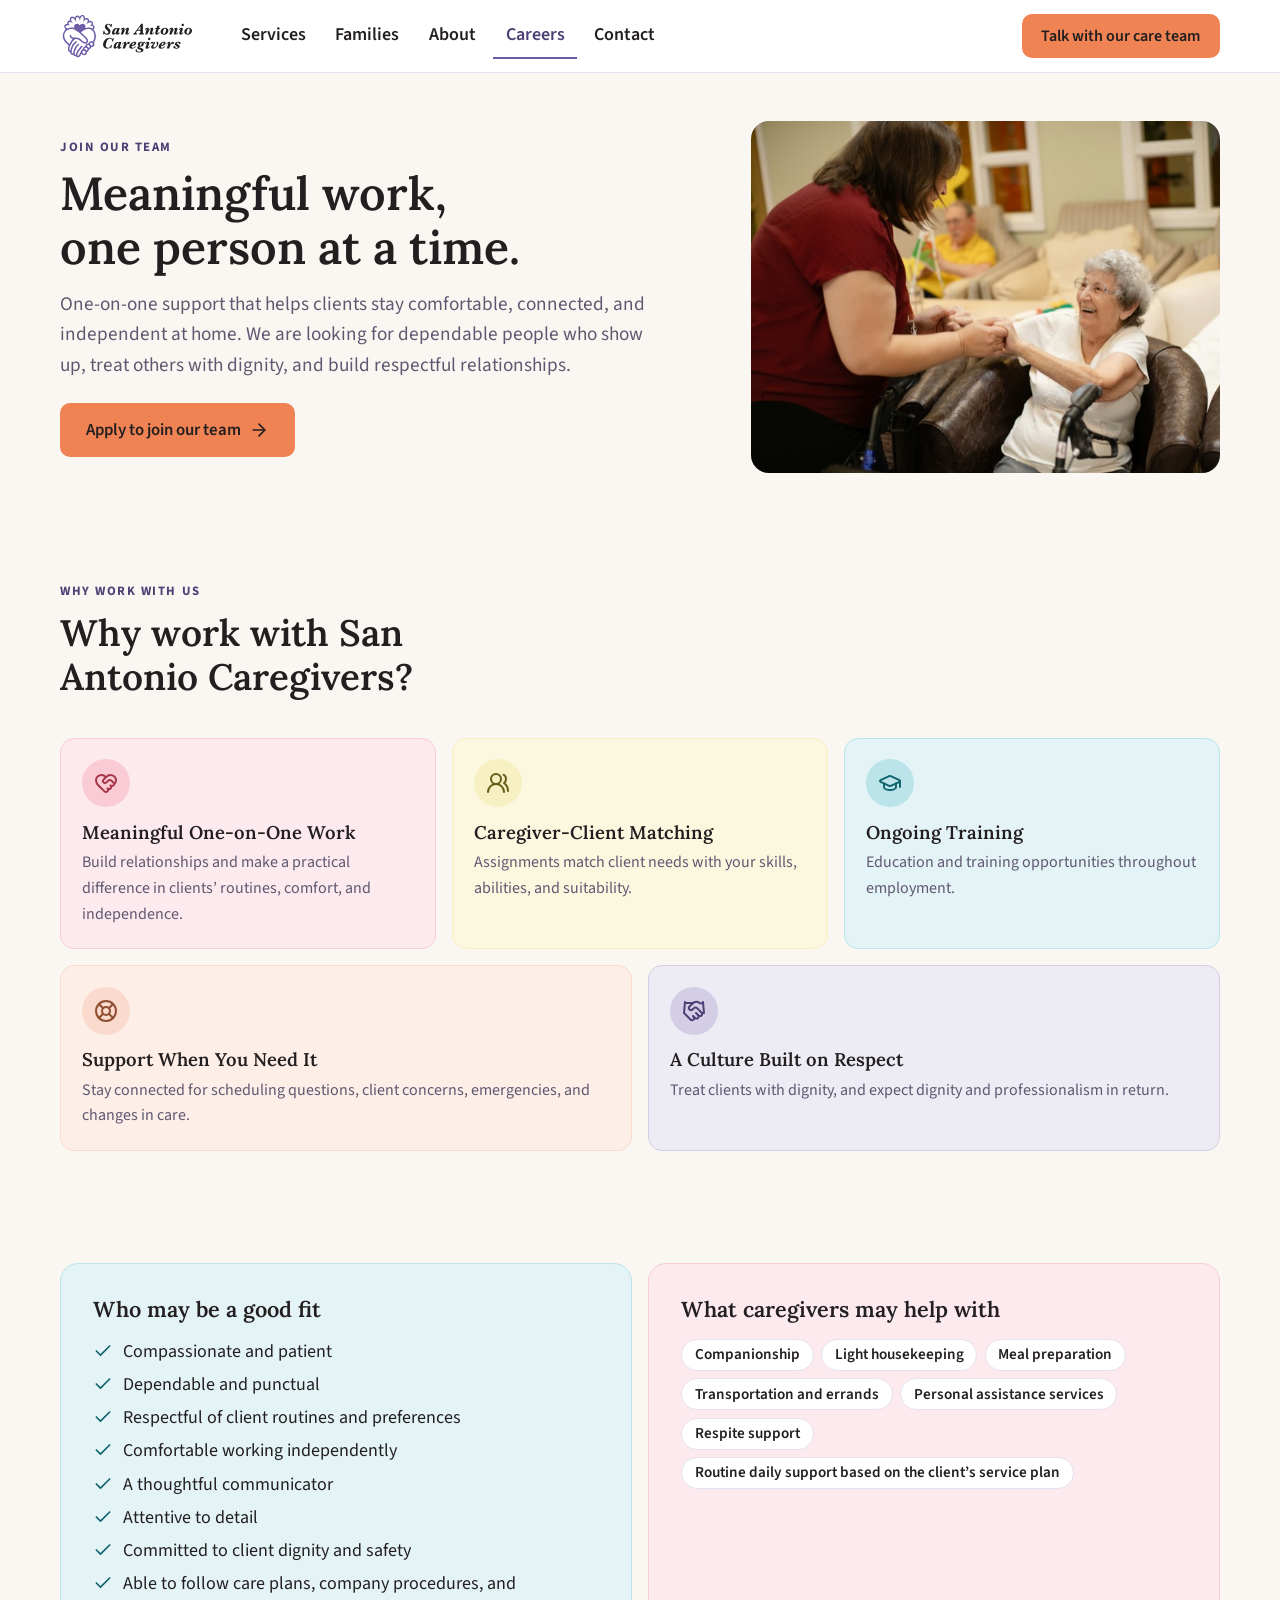
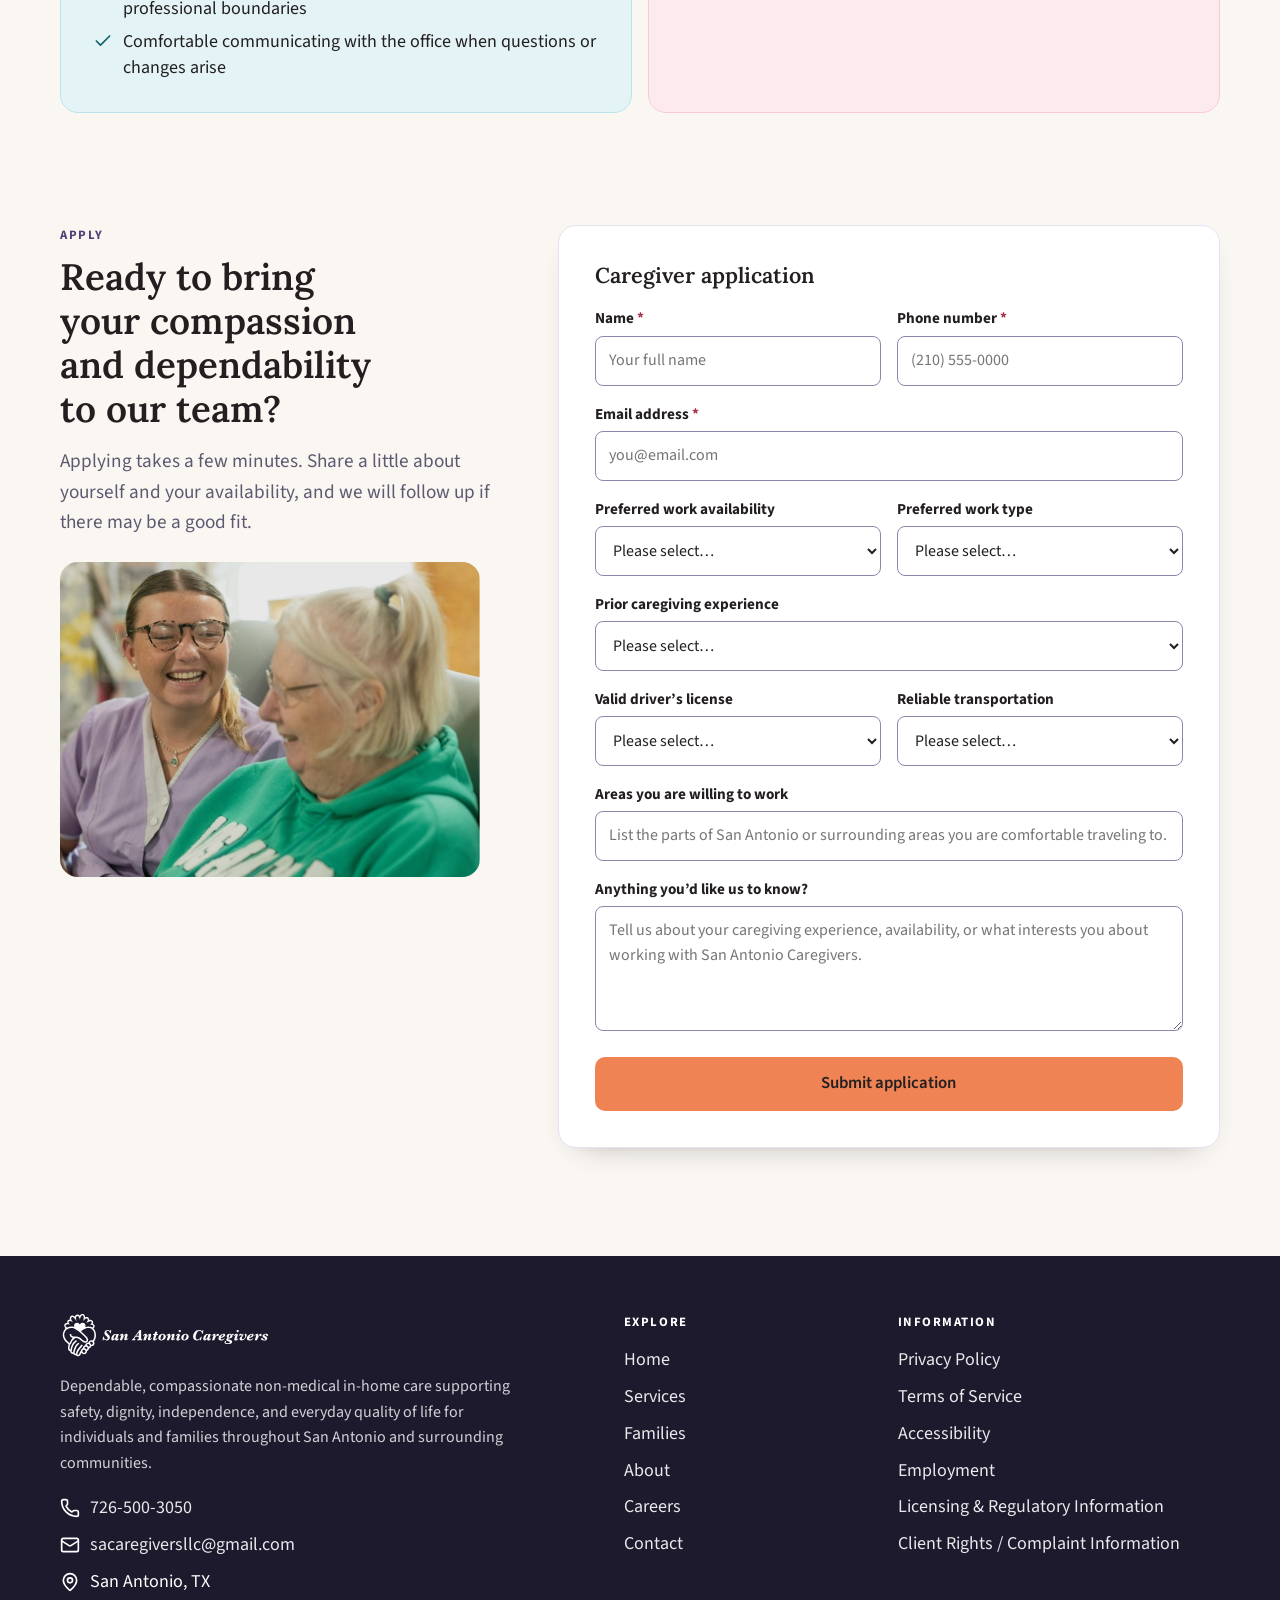
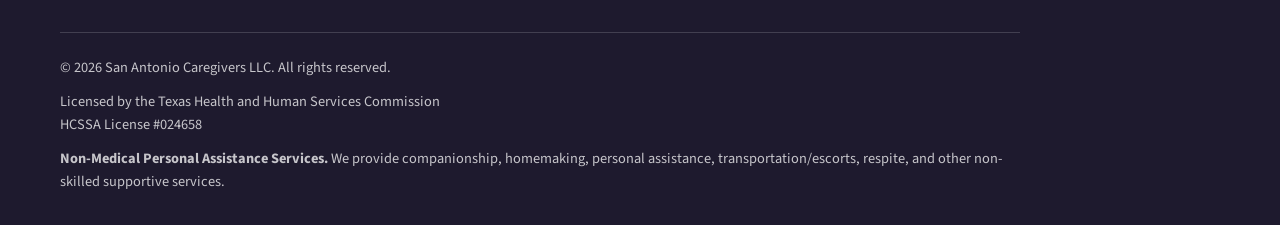
<file: careers.html>
<!doctype html>
<html lang="en">
<head>
<meta charset="utf-8">
<meta name="viewport" content="width=device-width, initial-scale=1">
<title>Careers · San Antonio Caregivers</title>
<meta name="description" content="Join San Antonio Caregivers: meaningful one-on-one work with training and support.">
<meta property="og:site_name" content="San Antonio Caregivers">
<meta property="og:type" content="website">
<meta property="og:title" content="Careers · San Antonio Caregivers">
<meta property="og:description" content="Join San Antonio Caregivers: meaningful one-on-one work with training and support.">
<meta property="og:locale" content="en_US">
<meta property="og:url" content="https://sanantoniocare.com/careers.html">
<meta property="og:image" content="https://sanantoniocare.com/assets/img/og-share.jpg">
<meta property="og:image:width" content="1200">
<meta property="og:image:height" content="630">
<meta property="og:image:alt" content="A caregiver leans in to talk with two older adults at a kitchen table.">
<meta name="twitter:card" content="summary_large_image">
<link rel="canonical" href="https://sanantoniocare.com/careers.html">
<link rel="icon" href="assets/logo/favicon.svg" type="image/svg+xml">
<link rel="icon" href="assets/logo/favicon-48.png" type="image/png" sizes="48x48">
<link rel="apple-touch-icon" href="assets/logo/apple-touch-icon.png">
<link rel="preconnect" href="https://fonts.googleapis.com"><link rel="preconnect" href="https://fonts.gstatic.com" crossorigin>
<link rel="stylesheet" href="https://fonts.googleapis.com/css2?family=Lora:ital,wght@0,500;0,600;0,700;1,500;1,600&family=Source+Sans+3:wght@400;500;600;700&display=swap">
<link rel="stylesheet" href="assets/css/site.css">
</head>
<body>
<a class="skip" href="#main">Skip to content</a>
<header class="site-header" id="top"><div class="wrap bar">
  <a class="brand" href="index.html" aria-label="San Antonio Caregivers, home"><img src="assets/logo/sac-lockup-color.svg" alt="San Antonio Caregivers LLC" width="140" height="47"></a>
  <nav class="nav" aria-label="Primary"><a href="services.html">Services</a><a href="families.html">Families</a><a href="about.html">About</a><a href="careers.html" class="is-current" aria-current="page">Careers</a><a href="contact.html">Contact</a></nav>
  <a class="btn btn-primary nav-cta" href="contact.html">Talk with our care team</a>
  <button class="menu-btn" type="button" aria-expanded="false" aria-controls="menu" data-menu-btn><span class="menu-open"><svg class="ic " aria-hidden="true" focusable="false"><use href="#i-menu"/></svg>Menu</span><span class="menu-close"><svg class="ic " aria-hidden="true" focusable="false"><use href="#i-x"/></svg>Close</span></button>
</div>
<div class="menu" id="menu" hidden><div class="wrap"><a class="menu-link" href="services.html"><span>Services</span><svg class="ic " aria-hidden="true" focusable="false"><use href="#i-arrow-right"/></svg></a><a class="menu-link" href="families.html"><span>Families</span><svg class="ic " aria-hidden="true" focusable="false"><use href="#i-arrow-right"/></svg></a><a class="menu-link" href="about.html"><span>About</span><svg class="ic " aria-hidden="true" focusable="false"><use href="#i-arrow-right"/></svg></a><a class="menu-link" href="careers.html"><span>Careers</span><svg class="ic " aria-hidden="true" focusable="false"><use href="#i-arrow-right"/></svg></a><a class="menu-link" href="contact.html"><span>Contact</span><svg class="ic " aria-hidden="true" focusable="false"><use href="#i-arrow-right"/></svg></a><a class="btn btn-primary btn-lg menu-cta" href="contact.html">Talk with our care team <svg class="ic " aria-hidden="true" focusable="false"><use href="#i-arrow-right"/></svg></a></div></div>
</header>
<main id="main">

<section class="page-hero"><div class="wrap page-hero-grid">
    <div class="page-hero-copy">
      <p class="eyebrow">Join our team</p>
      <h1 class="h1">Meaningful work, one person at a time.</h1>
      <p class="lead">One-on-one support that helps clients stay comfortable, connected, and independent at home. We are looking for dependable people who show up, treat others with dignity, and build respectful relationships.</p>
      <div class="actions"><a class="btn btn-primary btn-lg" href="#apply">Apply to join our team <svg class="ic " aria-hidden="true" focusable="false"><use href="#i-arrow-right"/></svg></a></div>
    </div>
    <div class="page-hero-art"><figure class="rect-photo"><img class="" src="assets/img/care-1-lg.jpg" srcset="assets/img/care-1-sm.jpg 760w, assets/img/care-1-lg.jpg 1600w" sizes="(min-width: 960px) 460px, 92vw" width="1600" height="1066" alt="A caregiver and an older woman laughing and holding hands." fetchpriority="high" decoding="async" style="object-position:35% 35%"></figure></div>
  </div></section>

<section class="section"><div class="wrap">
  <div class="sechead"><div><p class="eyebrow">Why work with us</p><h2 class="h2">Why work with San Antonio Caregivers?</h2></div></div>
  <div class="why"><article class="gap t-pink"><span class="chip-ic"><svg class="ic " aria-hidden="true" focusable="false"><use href="#i-heart-handshake"/></svg></span><h3>Meaningful One-on-One Work</h3><p>Build relationships and make a practical difference in clients’ routines, comfort, and independence.</p></article><article class="gap t-yellow"><span class="chip-ic"><svg class="ic " aria-hidden="true" focusable="false"><use href="#i-users-round"/></svg></span><h3>Caregiver-Client Matching</h3><p>Assignments match client needs with your skills, abilities, and suitability.</p></article><article class="gap t-teal"><span class="chip-ic"><svg class="ic " aria-hidden="true" focusable="false"><use href="#i-graduation-cap"/></svg></span><h3>Ongoing Training</h3><p>Education and training opportunities throughout employment.</p></article><article class="gap t-orange"><span class="chip-ic"><svg class="ic " aria-hidden="true" focusable="false"><use href="#i-life-buoy"/></svg></span><h3>Support When You Need It</h3><p>Stay connected for scheduling questions, client concerns, emergencies, and changes in care.</p></article><article class="gap t-purple"><span class="chip-ic"><svg class="ic " aria-hidden="true" focusable="false"><use href="#i-handshake"/></svg></span><h3>A Culture Built on Respect</h3><p>Treat clients with dignity, and expect dignity and professionalism in return.</p></article></div>
</div></section>

<section class="section section-tight"><div class="wrap two-panels">
  <div class="panel-card t-teal"><h2 class="h3">Who may be a good fit</h2><ul class="checks "><li><svg class="ic " aria-hidden="true" focusable="false"><use href="#i-check"/></svg><span>Compassionate and patient</span></li><li><svg class="ic " aria-hidden="true" focusable="false"><use href="#i-check"/></svg><span>Dependable and punctual</span></li><li><svg class="ic " aria-hidden="true" focusable="false"><use href="#i-check"/></svg><span>Respectful of client routines and preferences</span></li><li><svg class="ic " aria-hidden="true" focusable="false"><use href="#i-check"/></svg><span>Comfortable working independently</span></li><li><svg class="ic " aria-hidden="true" focusable="false"><use href="#i-check"/></svg><span>A thoughtful communicator</span></li><li><svg class="ic " aria-hidden="true" focusable="false"><use href="#i-check"/></svg><span>Attentive to detail</span></li><li><svg class="ic " aria-hidden="true" focusable="false"><use href="#i-check"/></svg><span>Committed to client dignity and safety</span></li><li><svg class="ic " aria-hidden="true" focusable="false"><use href="#i-check"/></svg><span>Able to follow care plans, company procedures, and professional boundaries</span></li><li><svg class="ic " aria-hidden="true" focusable="false"><use href="#i-check"/></svg><span>Comfortable communicating with the office when questions or changes arise</span></li></ul></div>
  <div class="panel-card t-pink"><h2 class="h3">What caregivers may help with</h2><ul class="chips"><li class="chip">Companionship</li><li class="chip">Light housekeeping</li><li class="chip">Meal preparation</li><li class="chip">Transportation and errands</li><li class="chip">Personal assistance services</li><li class="chip">Respite support</li><li class="chip">Routine daily support based on the client’s service plan</li></ul></div>
</div></section>

<section class="section" id="apply"><div class="wrap apply-grid">
  <div><p class="eyebrow">Apply</p><h2 class="h2">Ready to bring your compassion and dependability to our team?</h2><p class="lead">Applying takes a few minutes. Share a little about yourself and your availability, and we will follow up if there may be a good fit.</p><figure class="rect-photo apply-photo"><img class="" src="assets/img/care-4-lg.jpg" srcset="assets/img/care-4-sm.jpg 760w, assets/img/care-4-lg.jpg 1600w" sizes="(min-width: 960px) 420px, 92vw" width="1600" height="1337" alt="A caregiver laughing with an elderly client at home." loading="lazy" decoding="async" style="object-position:30% 30%"></figure></div>
  <div class="form-card"><h3 class="h3">Caregiver application</h3><form class="form" data-form="careers" novalidate>
  <div class="row">
    <div class="field"><label for="a-name">Name <span class="req" aria-hidden="true">*</span></label><input id="a-name" name="name" type="text" required placeholder="Your full name" autocomplete="name"></div>
    <div class="field"><label for="a-phone">Phone number <span class="req" aria-hidden="true">*</span></label><input id="a-phone" name="phone" type="tel" required placeholder="(210) 555-0000" autocomplete="tel"></div>
  </div>
  <div class="field"><label for="a-email">Email address <span class="req" aria-hidden="true">*</span></label><input id="a-email" name="email" type="email" required placeholder="you@email.com" autocomplete="email"></div>
  <div class="row">
    <div class="field"><label for="a-avail">Preferred work availability</label><select id="a-avail" name="availability"><option value="" selected disabled>Please select…</option><option value="weekdays">Weekdays</option><option value="evenings">Evenings</option><option value="overnight">Overnight</option><option value="weekends">Weekends</option><option value="flexible">Flexible / Open Availability</option></select></div>
    <div class="field"><label for="a-type">Preferred work type</label><select id="a-type" name="work-type"><option value="" selected disabled>Please select…</option><option value="full-time">Full-time</option><option value="part-time">Part-time</option><option value="on-call">On-call / PRN</option><option value="open">Open to discussion</option></select></div>
  </div>
  <div class="field"><label for="a-exp">Prior caregiving experience</label><select id="a-exp" name="experience"><option value="" selected disabled>Please select…</option><option value="yes">Yes</option><option value="no">No</option><option value="informal">Informal / family caregiving experience</option></select></div>
  <div class="row">
    <div class="field"><label for="a-lic">Valid driver’s license</label><select id="a-lic" name="license"><option value="" selected disabled>Please select…</option><option value="yes">Yes</option><option value="no">No</option></select></div>
    <div class="field"><label for="a-trans">Reliable transportation</label><select id="a-trans" name="transportation"><option value="" selected disabled>Please select…</option><option value="yes">Yes</option><option value="no">No</option></select></div>
  </div>
  <div class="field"><label for="a-areas">Areas you are willing to work</label><input id="a-areas" name="areas" type="text" placeholder="List the parts of San Antonio or surrounding areas you are comfortable traveling to."></div>
  <div class="field"><label for="a-notes">Anything you’d like us to know?</label><textarea id="a-notes" name="notes" rows="4" placeholder="Tell us about your caregiving experience, availability, or what interests you about working with San Antonio Caregivers."></textarea></div>
  <input type="hidden" name="_subject" value="New caregiver application from the website">
  <input type="text" name="_gotcha" tabindex="-1" autocomplete="off" hidden>
  <button class="btn btn-primary btn-lg btn-block" type="submit">Submit application</button>
  <div class="form-error" role="alert" tabindex="-1" hidden><svg class="ic " aria-hidden="true" focusable="false"><use href="#i-circle-alert"/></svg><div><strong>We couldn’t send that just now.</strong><p>Please call <a href="tel:+17265003050">726-500-3050</a> or email <a href="mailto:sacaregiversllc@gmail.com">sacaregiversllc@gmail.com</a> and we will take it from there.</p></div></div>
  <div class="form-done" role="status" tabindex="-1" hidden><svg class="ic " aria-hidden="true" focusable="false"><use href="#i-circle-check"/></svg><div><strong>Thanks!</strong><p>We’ve received your application and will be in touch soon.</p></div></div>
</form></div>
</div></section>
</main>
<footer class="site-footer"><div class="wrap">
  <div class="foot-grid">
    <div class="foot-brand">
      <img src="assets/logo/sac-lockup-horizontal-white.svg" alt="San Antonio Caregivers LLC" width="220" height="48">
      <p>Dependable, compassionate non-medical in-home care supporting safety, dignity, independence, and everyday quality of life for individuals and families throughout San Antonio and surrounding communities.</p>
      <ul class="foot-contact">
        <li><svg class="ic " aria-hidden="true" focusable="false"><use href="#i-phone"/></svg><span><a href="tel:+17265003050">726-500-3050</a></span></li>
        <li><svg class="ic " aria-hidden="true" focusable="false"><use href="#i-mail"/></svg><span><a href="mailto:sacaregiversllc@gmail.com">sacaregiversllc@gmail.com</a></span></li>
        <li><svg class="ic " aria-hidden="true" focusable="false"><use href="#i-map-pin"/></svg><span>San Antonio, TX</span></li>
      </ul>
    </div>
    <div><p class="foot-h">Explore</p><ul><li><a href="index.html">Home</a></li><li><a href="services.html">Services</a></li><li><a href="families.html">Families</a></li><li><a href="about.html">About</a></li><li><a href="careers.html">Careers</a></li><li><a href="contact.html">Contact</a></li></ul></div>
    <div><p class="foot-h">Information</p><ul>
      <li><a href="legal.html#privacy">Privacy Policy</a></li><li><a href="legal.html#terms">Terms of Service</a></li><li><a href="legal.html#accessibility">Accessibility</a></li><li><a href="careers.html">Employment</a></li><li><a href="legal.html#licensing">Licensing &amp; Regulatory Information</a></li><li><a href="legal.html#rights">Client Rights / Complaint Information</a></li></ul></div>
  </div>
  <div class="foot-legal">
    <p>&copy; 2026 San Antonio Caregivers LLC. All rights reserved.</p>
    <p>Licensed by the Texas Health and Human Services Commission<br>HCSSA License #024658</p>
    <p><strong>Non-Medical Personal Assistance Services.</strong> We provide companionship, homemaking, personal assistance, transportation/escorts, respite, and other non-skilled supportive services.</p>
  </div>
</div></footer>
<a class="sticky-cta btn btn-primary btn-lg" href="contact.html"><svg class="ic " aria-hidden="true" focusable="false"><use href="#i-message-circle"/></svg> Talk with our care team</a>
<svg width="0" height="0" style="position:absolute" aria-hidden="true" focusable="false"><defs><symbol id="i-arrow-left" viewBox="0 0 24 24" fill="none" stroke="currentColor" stroke-width="2" stroke-linecap="round" stroke-linejoin="round"><path d="m12 19-7-7 7-7" /> <path d="M19 12H5" /></symbol><symbol id="i-arrow-right" viewBox="0 0 24 24" fill="none" stroke="currentColor" stroke-width="2" stroke-linecap="round" stroke-linejoin="round"><path d="M5 12h14" /> <path d="m12 5 7 7-7 7" /></symbol><symbol id="i-check" viewBox="0 0 24 24" fill="none" stroke="currentColor" stroke-width="2" stroke-linecap="round" stroke-linejoin="round"><path d="M20 6 9 17l-5-5" /></symbol><symbol id="i-circle-alert" viewBox="0 0 24 24" fill="none" stroke="currentColor" stroke-width="2" stroke-linecap="round" stroke-linejoin="round"><circle cx="12" cy="12" r="10" /> <line x1="12" x2="12" y1="8" y2="12" /> <line x1="12" x2="12.01" y1="16" y2="16" /></symbol><symbol id="i-circle-check" viewBox="0 0 24 24" fill="none" stroke="currentColor" stroke-width="2" stroke-linecap="round" stroke-linejoin="round"><circle cx="12" cy="12" r="10" /> <path d="m16 9-5.5 5.5L8 12" /></symbol><symbol id="i-graduation-cap" viewBox="0 0 24 24" fill="none" stroke="currentColor" stroke-width="2" stroke-linecap="round" stroke-linejoin="round"><path d="M21.42 10.922a1 1 0 0 0-.019-1.838L12.83 5.18a2 2 0 0 0-1.66 0L2.6 9.08a1 1 0 0 0 0 1.832l8.57 3.908a2 2 0 0 0 1.66 0z" /> <path d="M22 10v6" /> <path d="M6 12.5V16a6 3 0 0 0 12 0v-3.5" /></symbol><symbol id="i-handshake" viewBox="0 0 24 24" fill="none" stroke="currentColor" stroke-width="2" stroke-linecap="round" stroke-linejoin="round"><path d="m11 17 2 2a1 1 0 1 0 3-3" /> <path d="m14 14 2.5 2.5a1 1 0 1 0 3-3l-3.88-3.88a3 3 0 0 0-4.24 0l-.88.88a1 1 0 1 1-3-3l2.81-2.81a5.79 5.79 0 0 1 7.06-.87l.47.28a2 2 0 0 0 1.42.25L21 4" /> <path d="m21 3 1 11h-2" /> <path d="M3 3 2 14l6.5 6.5a1 1 0 1 0 3-3" /> <path d="M3 4h8" /></symbol><symbol id="i-heart-handshake" viewBox="0 0 24 24" fill="none" stroke="currentColor" stroke-width="2" stroke-linecap="round" stroke-linejoin="round"><path d="M19.414 14.414C21 12.828 22 11.5 22 9.5a5.5 5.5 0 0 0-9.591-3.676.6.6 0 0 1-.818.001A5.5 5.5 0 0 0 2 9.5c0 2.3 1.5 4 3 5.5l5.535 5.362a2 2 0 0 0 2.879.052 2.12 2.12 0 0 0-.004-3 2.124 2.124 0 1 0 3-3 2.124 2.124 0 0 0 3.004 0 2 2 0 0 0 0-2.828l-1.881-1.882a2.41 2.41 0 0 0-3.409 0l-1.71 1.71a2 2 0 0 1-2.828 0 2 2 0 0 1 0-2.828l2.823-2.762" /></symbol><symbol id="i-life-buoy" viewBox="0 0 24 24" fill="none" stroke="currentColor" stroke-width="2" stroke-linecap="round" stroke-linejoin="round"><circle cx="12" cy="12" r="10" /> <path d="m4.93 4.93 4.24 4.24" /> <path d="m14.83 9.17 4.24-4.24" /> <path d="m14.83 14.83 4.24 4.24" /> <path d="m9.17 14.83-4.24 4.24" /> <circle cx="12" cy="12" r="4" /></symbol><symbol id="i-mail" viewBox="0 0 24 24" fill="none" stroke="currentColor" stroke-width="2" stroke-linecap="round" stroke-linejoin="round"><path d="m22 7-8.991 5.727a2 2 0 0 1-2.009 0L2 7" /> <rect x="2" y="4" width="20" height="16" rx="2" /></symbol><symbol id="i-map-pin" viewBox="0 0 24 24" fill="none" stroke="currentColor" stroke-width="2" stroke-linecap="round" stroke-linejoin="round"><path d="M20 10c0 4.993-5.539 10.193-7.399 11.799a1 1 0 0 1-1.202 0C9.539 20.193 4 14.993 4 10a8 8 0 0 1 16 0" /> <circle cx="12" cy="10" r="3" /></symbol><symbol id="i-menu" viewBox="0 0 24 24" fill="none" stroke="currentColor" stroke-width="2" stroke-linecap="round" stroke-linejoin="round"><path d="M4 5h16" /> <path d="M4 12h16" /> <path d="M4 19h16" /></symbol><symbol id="i-message-circle" viewBox="0 0 24 24" fill="none" stroke="currentColor" stroke-width="2" stroke-linecap="round" stroke-linejoin="round"><path d="M2.992 16.342a2 2 0 0 1 .094 1.167l-1.065 3.29a1 1 0 0 0 1.236 1.168l3.413-.998a2 2 0 0 1 1.099.092 10 10 0 1 0-4.777-4.719" /></symbol><symbol id="i-phone" viewBox="0 0 24 24" fill="none" stroke="currentColor" stroke-width="2" stroke-linecap="round" stroke-linejoin="round"><path d="M13.832 16.568a1 1 0 0 0 1.213-.303l.355-.465A2 2 0 0 1 17 15h3a2 2 0 0 1 2 2v3a2 2 0 0 1-2 2A18 18 0 0 1 2 4a2 2 0 0 1 2-2h3a2 2 0 0 1 2 2v3a2 2 0 0 1-.8 1.6l-.468.351a1 1 0 0 0-.292 1.233 14 14 0 0 0 6.392 6.384" /></symbol><symbol id="i-users-round" viewBox="0 0 24 24" fill="none" stroke="currentColor" stroke-width="2" stroke-linecap="round" stroke-linejoin="round"><path d="M18 21a8 8 0 0 0-16 0" /> <circle cx="10" cy="8" r="5" /> <path d="M22 20c0-3.37-2-6.5-4-8a5 5 0 0 0-.45-8.3" /></symbol><symbol id="i-x" viewBox="0 0 24 24" fill="none" stroke="currentColor" stroke-width="2" stroke-linecap="round" stroke-linejoin="round"><path d="M18 6 6 18" /> <path d="m6 6 12 12" /></symbol></defs></svg>
<script src="assets/js/site.js" defer></script>
</body>
</html>
</file>
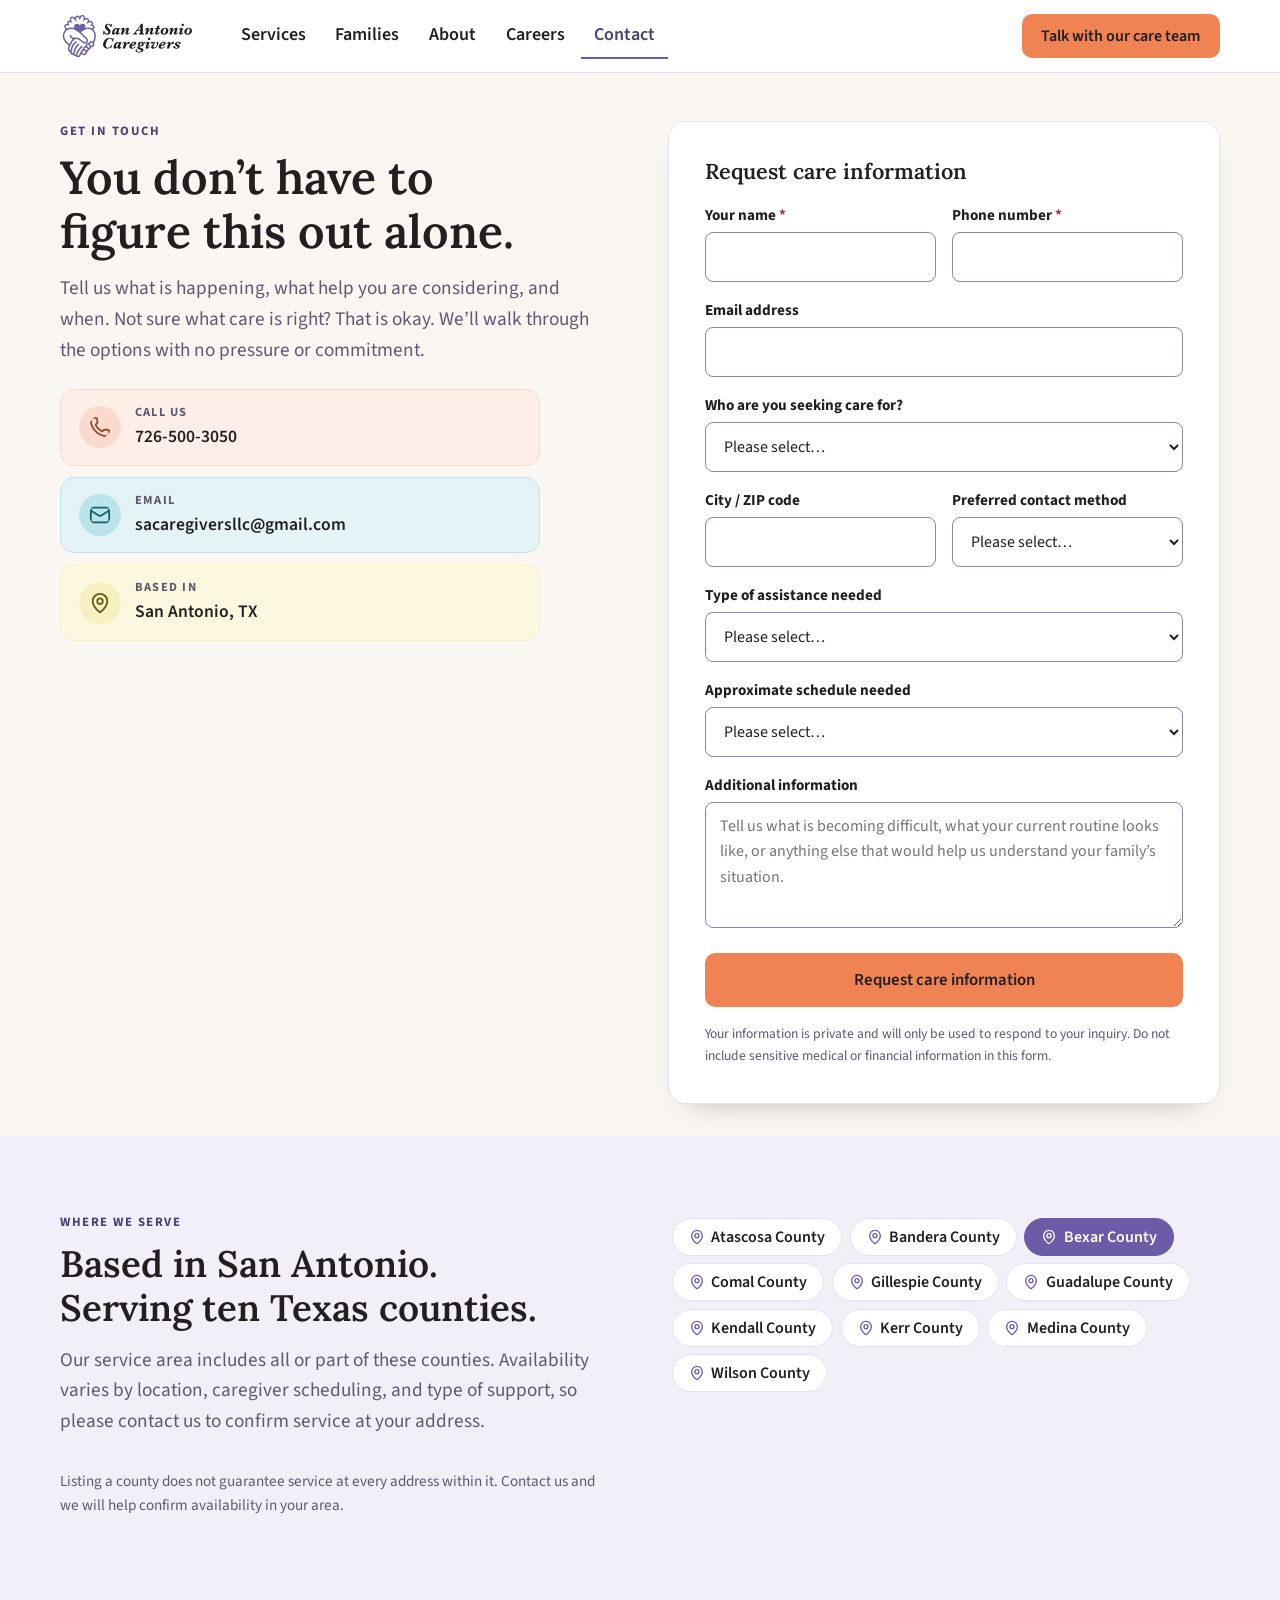
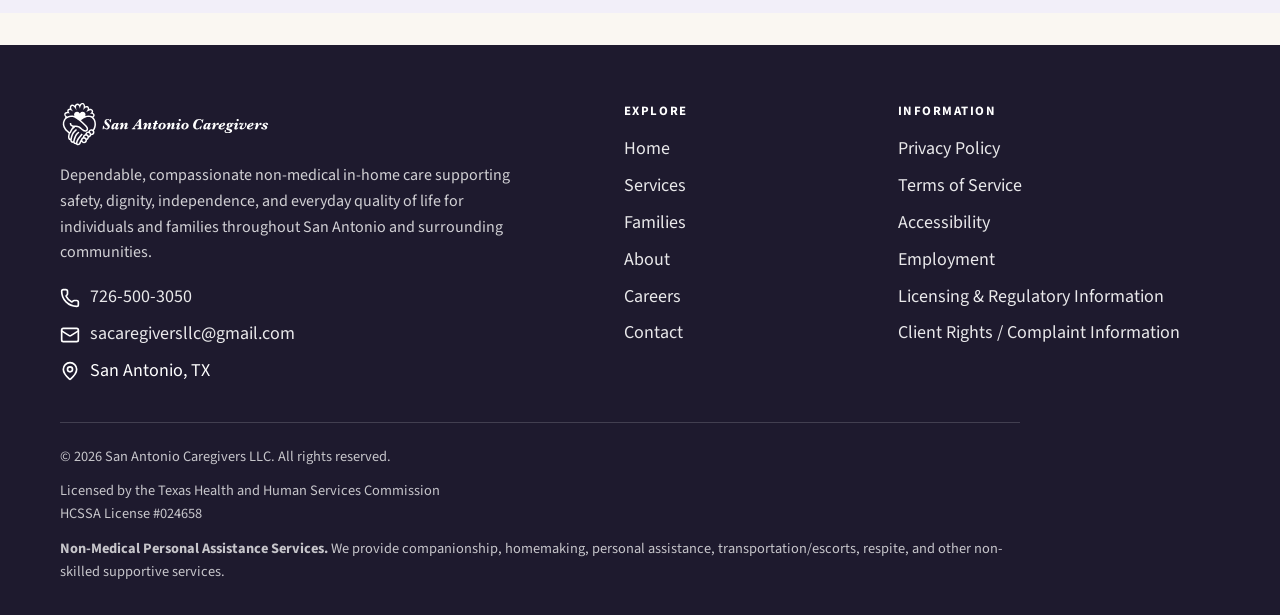
<file: contact.html>
<!doctype html>
<html lang="en">
<head>
<meta charset="utf-8">
<meta name="viewport" content="width=device-width, initial-scale=1">
<title>Contact · San Antonio Caregivers</title>
<meta name="description" content="Talk with the San Antonio Caregivers team and check whether we serve your area.">
<meta property="og:site_name" content="San Antonio Caregivers">
<meta property="og:type" content="website">
<meta property="og:title" content="Contact · San Antonio Caregivers">
<meta property="og:description" content="Talk with the San Antonio Caregivers team and check whether we serve your area.">
<meta property="og:locale" content="en_US">
<meta property="og:url" content="https://sanantoniocare.com/contact.html">
<meta property="og:image" content="https://sanantoniocare.com/assets/img/og-share.jpg">
<meta property="og:image:width" content="1200">
<meta property="og:image:height" content="630">
<meta property="og:image:alt" content="A caregiver leans in to talk with two older adults at a kitchen table.">
<meta name="twitter:card" content="summary_large_image">
<link rel="canonical" href="https://sanantoniocare.com/contact.html">
<link rel="icon" href="assets/logo/favicon.svg" type="image/svg+xml">
<link rel="icon" href="assets/logo/favicon-48.png" type="image/png" sizes="48x48">
<link rel="apple-touch-icon" href="assets/logo/apple-touch-icon.png">
<link rel="preconnect" href="https://fonts.googleapis.com"><link rel="preconnect" href="https://fonts.gstatic.com" crossorigin>
<link rel="stylesheet" href="https://fonts.googleapis.com/css2?family=Lora:ital,wght@0,500;0,600;0,700;1,500;1,600&family=Source+Sans+3:wght@400;500;600;700&display=swap">
<link rel="stylesheet" href="assets/css/site.css">
</head>
<body>
<a class="skip" href="#main">Skip to content</a>
<header class="site-header" id="top"><div class="wrap bar">
  <a class="brand" href="index.html" aria-label="San Antonio Caregivers, home"><img src="assets/logo/sac-lockup-color.svg" alt="San Antonio Caregivers LLC" width="140" height="47"></a>
  <nav class="nav" aria-label="Primary"><a href="services.html">Services</a><a href="families.html">Families</a><a href="about.html">About</a><a href="careers.html">Careers</a><a href="contact.html" class="is-current" aria-current="page">Contact</a></nav>
  <a class="btn btn-primary nav-cta" href="contact.html">Talk with our care team</a>
  <button class="menu-btn" type="button" aria-expanded="false" aria-controls="menu" data-menu-btn><span class="menu-open"><svg class="ic " aria-hidden="true" focusable="false"><use href="#i-menu"/></svg>Menu</span><span class="menu-close"><svg class="ic " aria-hidden="true" focusable="false"><use href="#i-x"/></svg>Close</span></button>
</div>
<div class="menu" id="menu" hidden><div class="wrap"><a class="menu-link" href="services.html"><span>Services</span><svg class="ic " aria-hidden="true" focusable="false"><use href="#i-arrow-right"/></svg></a><a class="menu-link" href="families.html"><span>Families</span><svg class="ic " aria-hidden="true" focusable="false"><use href="#i-arrow-right"/></svg></a><a class="menu-link" href="about.html"><span>About</span><svg class="ic " aria-hidden="true" focusable="false"><use href="#i-arrow-right"/></svg></a><a class="menu-link" href="careers.html"><span>Careers</span><svg class="ic " aria-hidden="true" focusable="false"><use href="#i-arrow-right"/></svg></a><a class="menu-link" href="contact.html"><span>Contact</span><svg class="ic " aria-hidden="true" focusable="false"><use href="#i-arrow-right"/></svg></a><a class="btn btn-primary btn-lg menu-cta" href="contact.html">Talk with our care team <svg class="ic " aria-hidden="true" focusable="false"><use href="#i-arrow-right"/></svg></a></div></div>
</header>
<main id="main">

<section class="page-hero"><div class="wrap contact-grid">
  <div class="page-hero-copy">
    <p class="eyebrow">Get in touch</p>
    <h1 class="h1">You don’t have to figure this out alone.</h1>
    <p class="lead">Tell us what is happening, what help you are considering, and when. Not sure what care is right? That is okay. We’ll walk through the options with no pressure or commitment.</p>
    <ul class="contact-cards">
      <li class="t-orange"><svg class="ic " aria-hidden="true" focusable="false"><use href="#i-phone"/></svg><div><span>Call us</span><strong><a href="tel:+17265003050">726-500-3050</a></strong></div></li>
      <li class="t-teal"><svg class="ic " aria-hidden="true" focusable="false"><use href="#i-mail"/></svg><div><span>Email</span><strong><a href="mailto:sacaregiversllc@gmail.com">sacaregiversllc@gmail.com</a></strong></div></li>
      <li class="t-yellow"><svg class="ic " aria-hidden="true" focusable="false"><use href="#i-map-pin"/></svg><div><span>Based in</span><strong>San Antonio, TX</strong></div></li>
    </ul>
  </div>
  <div class="form-card"><h2 class="h3">Request care information</h2><form class="form" data-form="contact" novalidate>
  <div class="row">
    <div class="field"><label for="c-name">Your name <span class="req" aria-hidden="true">*</span></label><input id="c-name" name="name" type="text" required autocomplete="name"></div>
    <div class="field"><label for="c-phone">Phone number <span class="req" aria-hidden="true">*</span></label><input id="c-phone" name="phone" type="tel" required autocomplete="tel"></div>
  </div>
  <div class="field"><label for="c-email">Email address</label><input id="c-email" name="email" type="email" autocomplete="email"></div>
  <div class="field"><label for="c-for">Who are you seeking care for?</label><select id="c-for" name="care-for"><option value="" selected disabled>Please select…</option><option value="myself">Myself</option><option value="parent">A parent</option><option value="spouse">A spouse or partner</option><option value="family-member">Another family member</option><option value="other">Someone else</option></select></div>
  <div class="row">
    <div class="field"><label for="c-loc">City / ZIP code</label><input id="c-loc" name="location" type="text" autocomplete="postal-code"></div>
    <div class="field"><label for="c-method">Preferred contact method</label><select id="c-method" name="contact-method"><option value="" selected disabled>Please select…</option><option value="phone">Phone call</option><option value="text">Text message</option><option value="email">Email</option></select></div>
  </div>
  <div class="field"><label for="c-assist">Type of assistance needed</label><select id="c-assist" name="assistance-type"><option value="" selected disabled>Please select…</option><option value="companionship">Companionship</option><option value="respite">Respite care</option><option value="meal-prep">Meal preparation</option><option value="housekeeping">Light housekeeping</option><option value="transportation">Transportation</option><option value="personal-assistance">Personal Assistance Services</option><option value="not-sure">Not sure yet</option></select></div>
  <div class="field"><label for="c-sched">Approximate schedule needed</label><select id="c-sched" name="schedule"><option value="" selected disabled>Please select…</option><option value="few-hours">A few hours a week</option><option value="daily">Daily support</option><option value="overnight">Overnight</option><option value="24-hour">24-hour care</option><option value="respite">Occasional / respite care</option><option value="not-sure">Not sure yet</option></select></div>
  <div class="field"><label for="c-notes">Additional information</label><textarea id="c-notes" name="notes" rows="4" placeholder="Tell us what is becoming difficult, what your current routine looks like, or anything else that would help us understand your family’s situation."></textarea></div>
  <input type="hidden" name="_subject" value="New care inquiry from the website">
  <input type="text" name="_gotcha" tabindex="-1" autocomplete="off" hidden>
  <button class="btn btn-primary btn-lg btn-block" type="submit">Request care information</button>
  <p class="fine">Your information is private and will only be used to respond to your inquiry. Do not include sensitive medical or financial information in this form.</p>
  <div class="form-error" role="alert" tabindex="-1" hidden><svg class="ic " aria-hidden="true" focusable="false"><use href="#i-circle-alert"/></svg><div><strong>We couldn’t send that just now.</strong><p>Please call <a href="tel:+17265003050">726-500-3050</a> or email <a href="mailto:sacaregiversllc@gmail.com">sacaregiversllc@gmail.com</a> and we will take it from there.</p></div></div>
  <div class="form-done" role="status" tabindex="-1" hidden><svg class="ic " aria-hidden="true" focusable="false"><use href="#i-circle-check"/></svg><div><strong>Thanks!</strong><p>We’ve received your information and will be in touch soon.</p></div></div>
</form></div>
</div></section>

<section class="section section-tint" id="area"><div class="wrap area-flat">
  <div class="af-head">
    <p class="eyebrow">Where we serve</p>
    <h2 class="h2">Based in San Antonio. Serving ten Texas counties.</h2>
    <p class="lead">Our service area includes all or part of these counties. Availability varies by location, caregiver scheduling, and type of support, so please contact us to confirm service at your address.</p>
  </div>
  <ul class="chips af-chips"><li class="chip"><svg class="ic " aria-hidden="true" focusable="false"><use href="#i-map-pin"/></svg>Atascosa County</li><li class="chip"><svg class="ic " aria-hidden="true" focusable="false"><use href="#i-map-pin"/></svg>Bandera County</li><li class="chip chip-hi"><svg class="ic " aria-hidden="true" focusable="false"><use href="#i-map-pin"/></svg>Bexar County</li><li class="chip"><svg class="ic " aria-hidden="true" focusable="false"><use href="#i-map-pin"/></svg>Comal County</li><li class="chip"><svg class="ic " aria-hidden="true" focusable="false"><use href="#i-map-pin"/></svg>Gillespie County</li><li class="chip"><svg class="ic " aria-hidden="true" focusable="false"><use href="#i-map-pin"/></svg>Guadalupe County</li><li class="chip"><svg class="ic " aria-hidden="true" focusable="false"><use href="#i-map-pin"/></svg>Kendall County</li><li class="chip"><svg class="ic " aria-hidden="true" focusable="false"><use href="#i-map-pin"/></svg>Kerr County</li><li class="chip"><svg class="ic " aria-hidden="true" focusable="false"><use href="#i-map-pin"/></svg>Medina County</li><li class="chip"><svg class="ic " aria-hidden="true" focusable="false"><use href="#i-map-pin"/></svg>Wilson County</li></ul>
  <p class="small af-note">Listing a county does not guarantee service at every address within it. Contact us and we will help confirm availability in your area.</p>
</div></section>
</main>
<footer class="site-footer"><div class="wrap">
  <div class="foot-grid">
    <div class="foot-brand">
      <img src="assets/logo/sac-lockup-horizontal-white.svg" alt="San Antonio Caregivers LLC" width="220" height="48">
      <p>Dependable, compassionate non-medical in-home care supporting safety, dignity, independence, and everyday quality of life for individuals and families throughout San Antonio and surrounding communities.</p>
      <ul class="foot-contact">
        <li><svg class="ic " aria-hidden="true" focusable="false"><use href="#i-phone"/></svg><span><a href="tel:+17265003050">726-500-3050</a></span></li>
        <li><svg class="ic " aria-hidden="true" focusable="false"><use href="#i-mail"/></svg><span><a href="mailto:sacaregiversllc@gmail.com">sacaregiversllc@gmail.com</a></span></li>
        <li><svg class="ic " aria-hidden="true" focusable="false"><use href="#i-map-pin"/></svg><span>San Antonio, TX</span></li>
      </ul>
    </div>
    <div><p class="foot-h">Explore</p><ul><li><a href="index.html">Home</a></li><li><a href="services.html">Services</a></li><li><a href="families.html">Families</a></li><li><a href="about.html">About</a></li><li><a href="careers.html">Careers</a></li><li><a href="contact.html">Contact</a></li></ul></div>
    <div><p class="foot-h">Information</p><ul>
      <li><a href="legal.html#privacy">Privacy Policy</a></li><li><a href="legal.html#terms">Terms of Service</a></li><li><a href="legal.html#accessibility">Accessibility</a></li><li><a href="careers.html">Employment</a></li><li><a href="legal.html#licensing">Licensing &amp; Regulatory Information</a></li><li><a href="legal.html#rights">Client Rights / Complaint Information</a></li></ul></div>
  </div>
  <div class="foot-legal">
    <p>&copy; 2026 San Antonio Caregivers LLC. All rights reserved.</p>
    <p>Licensed by the Texas Health and Human Services Commission<br>HCSSA License #024658</p>
    <p><strong>Non-Medical Personal Assistance Services.</strong> We provide companionship, homemaking, personal assistance, transportation/escorts, respite, and other non-skilled supportive services.</p>
  </div>
</div></footer>

<svg width="0" height="0" style="position:absolute" aria-hidden="true" focusable="false"><defs><symbol id="i-arrow-left" viewBox="0 0 24 24" fill="none" stroke="currentColor" stroke-width="2" stroke-linecap="round" stroke-linejoin="round"><path d="m12 19-7-7 7-7" /> <path d="M19 12H5" /></symbol><symbol id="i-arrow-right" viewBox="0 0 24 24" fill="none" stroke="currentColor" stroke-width="2" stroke-linecap="round" stroke-linejoin="round"><path d="M5 12h14" /> <path d="m12 5 7 7-7 7" /></symbol><symbol id="i-circle-alert" viewBox="0 0 24 24" fill="none" stroke="currentColor" stroke-width="2" stroke-linecap="round" stroke-linejoin="round"><circle cx="12" cy="12" r="10" /> <line x1="12" x2="12" y1="8" y2="12" /> <line x1="12" x2="12.01" y1="16" y2="16" /></symbol><symbol id="i-circle-check" viewBox="0 0 24 24" fill="none" stroke="currentColor" stroke-width="2" stroke-linecap="round" stroke-linejoin="round"><circle cx="12" cy="12" r="10" /> <path d="m16 9-5.5 5.5L8 12" /></symbol><symbol id="i-mail" viewBox="0 0 24 24" fill="none" stroke="currentColor" stroke-width="2" stroke-linecap="round" stroke-linejoin="round"><path d="m22 7-8.991 5.727a2 2 0 0 1-2.009 0L2 7" /> <rect x="2" y="4" width="20" height="16" rx="2" /></symbol><symbol id="i-map-pin" viewBox="0 0 24 24" fill="none" stroke="currentColor" stroke-width="2" stroke-linecap="round" stroke-linejoin="round"><path d="M20 10c0 4.993-5.539 10.193-7.399 11.799a1 1 0 0 1-1.202 0C9.539 20.193 4 14.993 4 10a8 8 0 0 1 16 0" /> <circle cx="12" cy="10" r="3" /></symbol><symbol id="i-menu" viewBox="0 0 24 24" fill="none" stroke="currentColor" stroke-width="2" stroke-linecap="round" stroke-linejoin="round"><path d="M4 5h16" /> <path d="M4 12h16" /> <path d="M4 19h16" /></symbol><symbol id="i-phone" viewBox="0 0 24 24" fill="none" stroke="currentColor" stroke-width="2" stroke-linecap="round" stroke-linejoin="round"><path d="M13.832 16.568a1 1 0 0 0 1.213-.303l.355-.465A2 2 0 0 1 17 15h3a2 2 0 0 1 2 2v3a2 2 0 0 1-2 2A18 18 0 0 1 2 4a2 2 0 0 1 2-2h3a2 2 0 0 1 2 2v3a2 2 0 0 1-.8 1.6l-.468.351a1 1 0 0 0-.292 1.233 14 14 0 0 0 6.392 6.384" /></symbol><symbol id="i-x" viewBox="0 0 24 24" fill="none" stroke="currentColor" stroke-width="2" stroke-linecap="round" stroke-linejoin="round"><path d="M18 6 6 18" /> <path d="m6 6 12 12" /></symbol></defs></svg>
<script src="assets/js/site.js" defer></script>
</body>
</html>
</file>
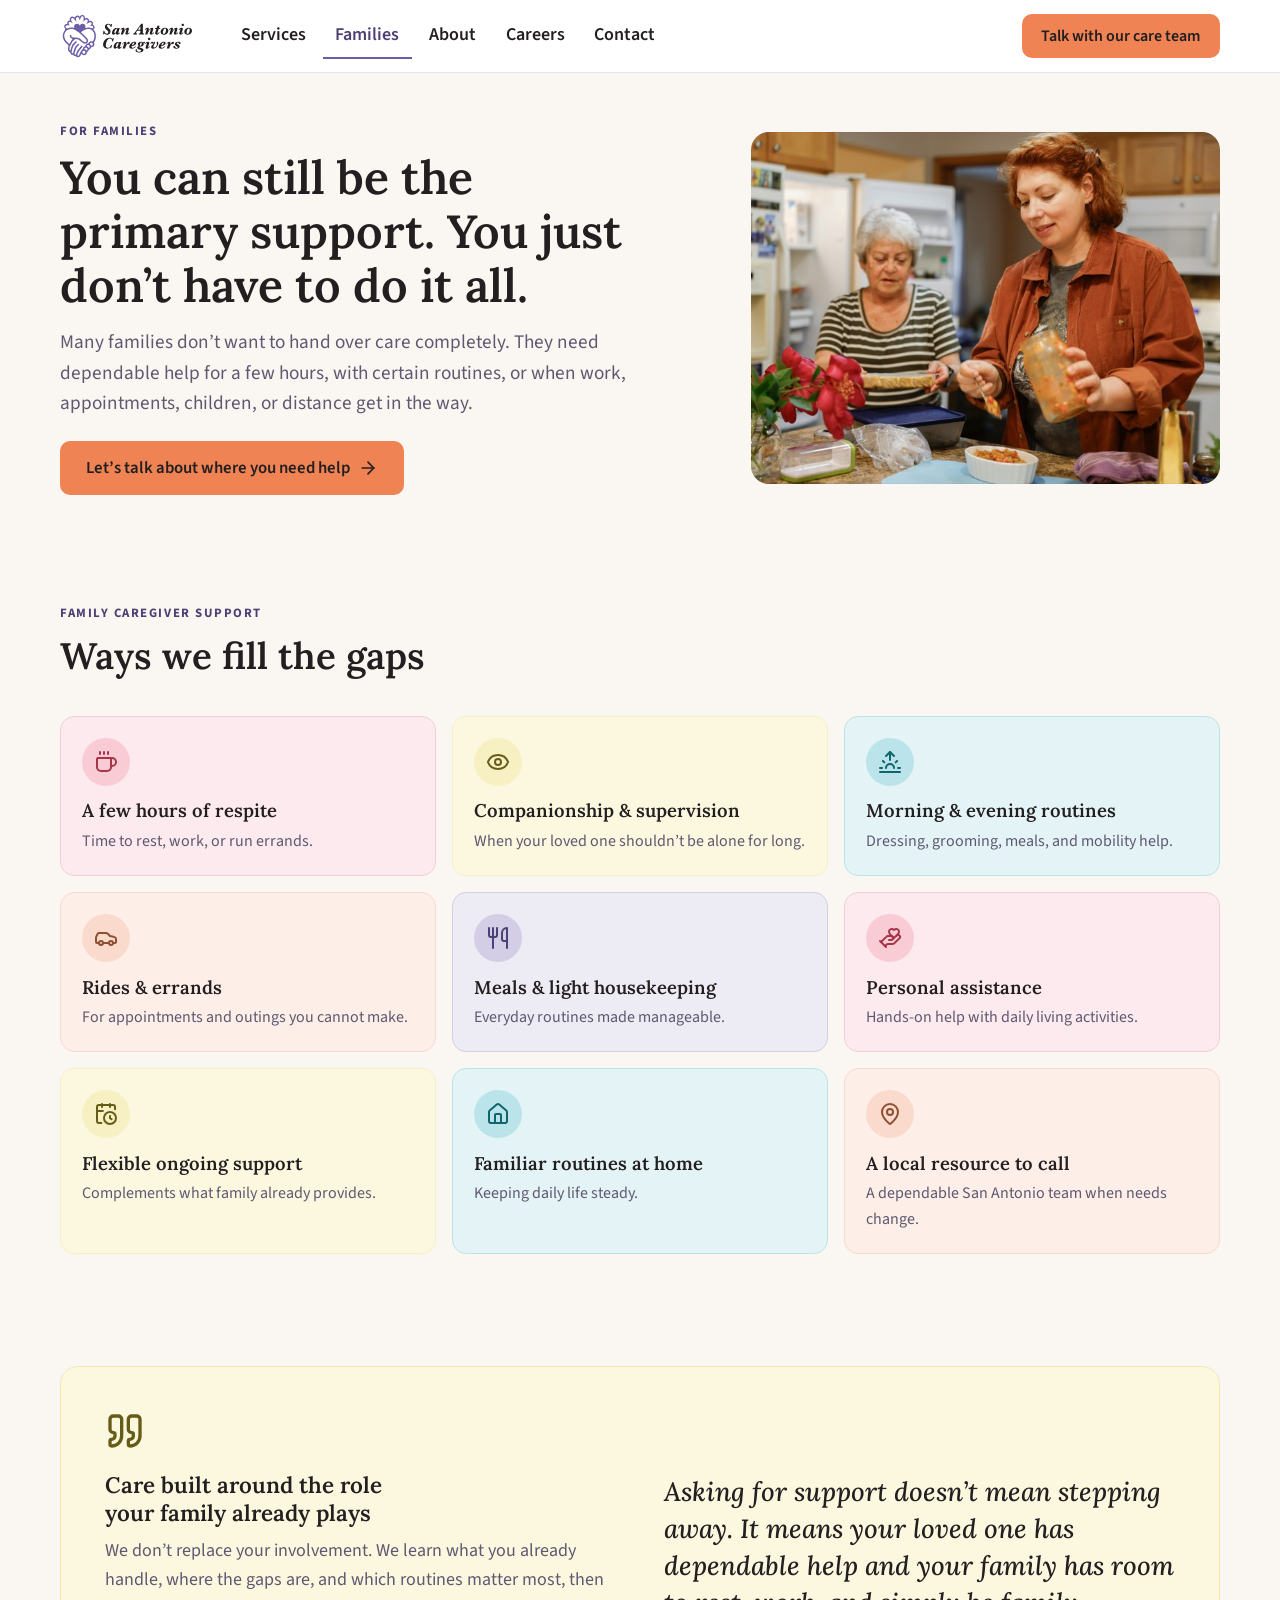
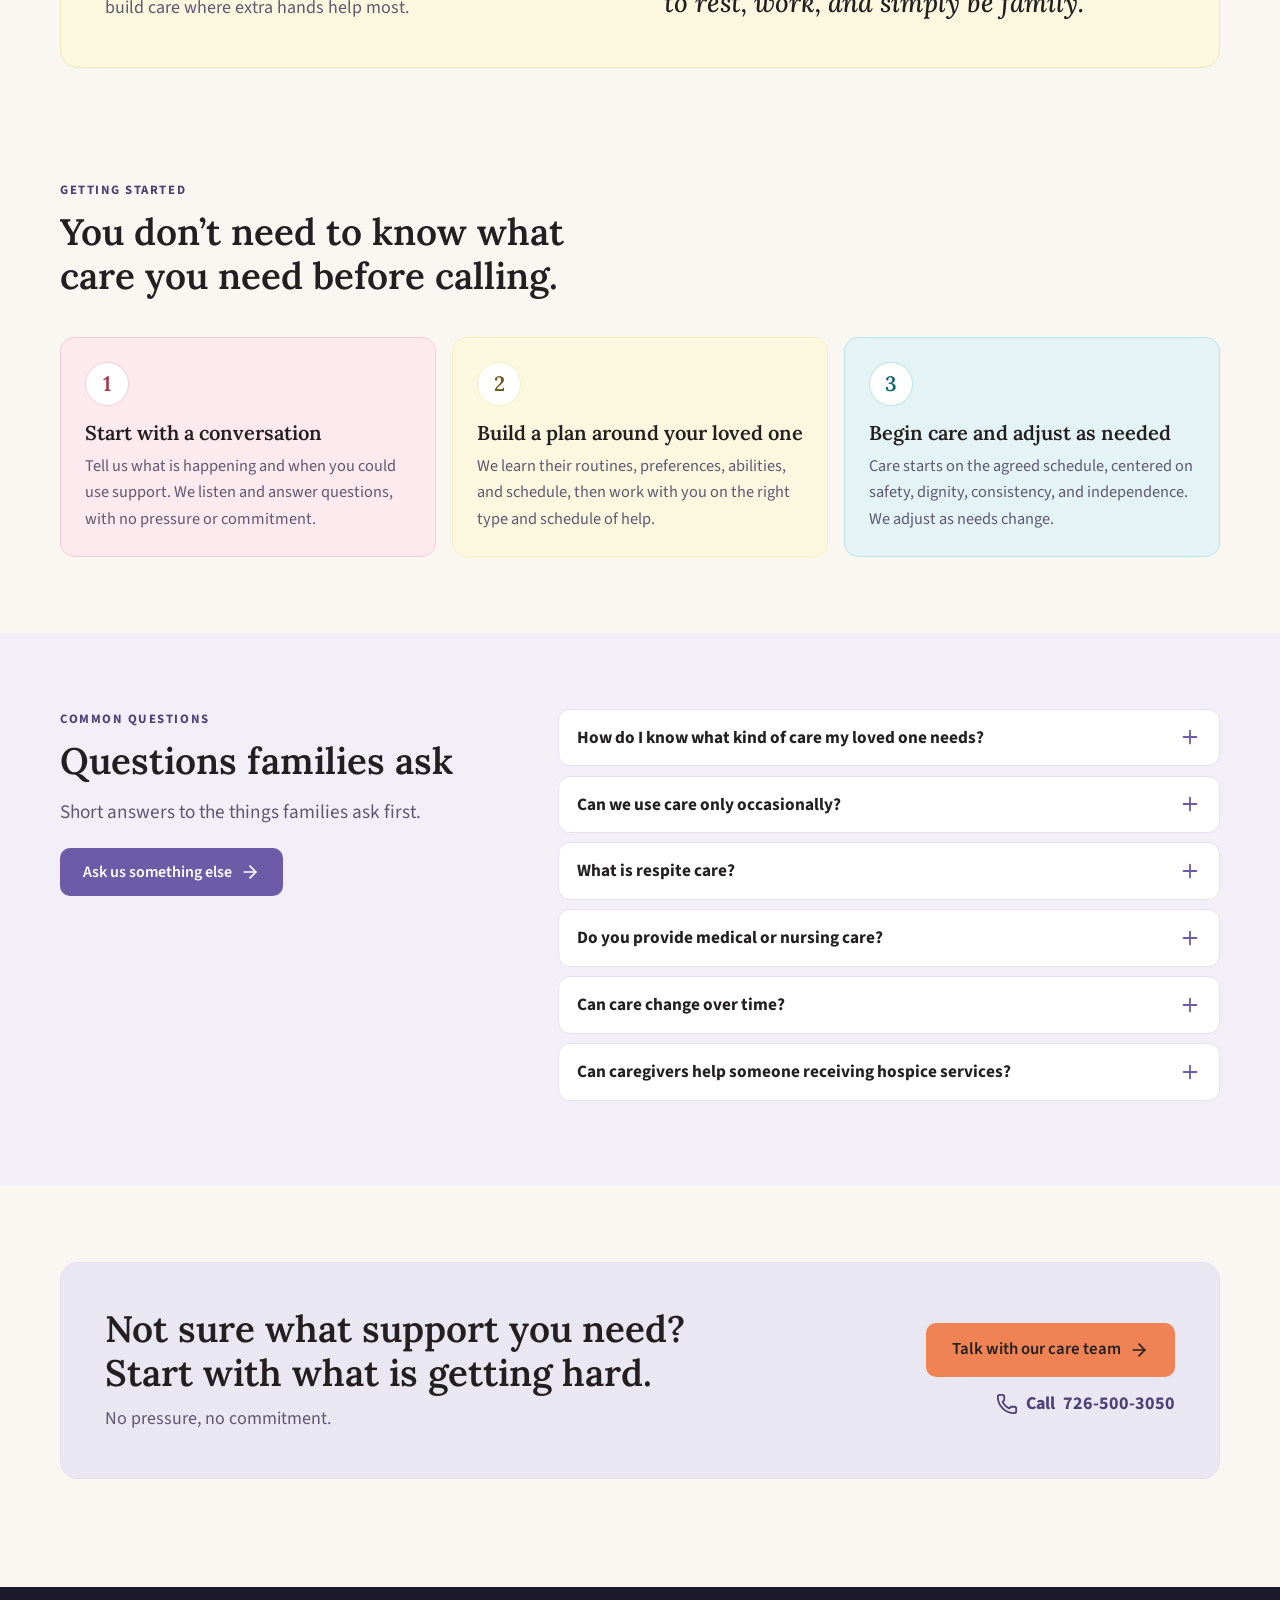
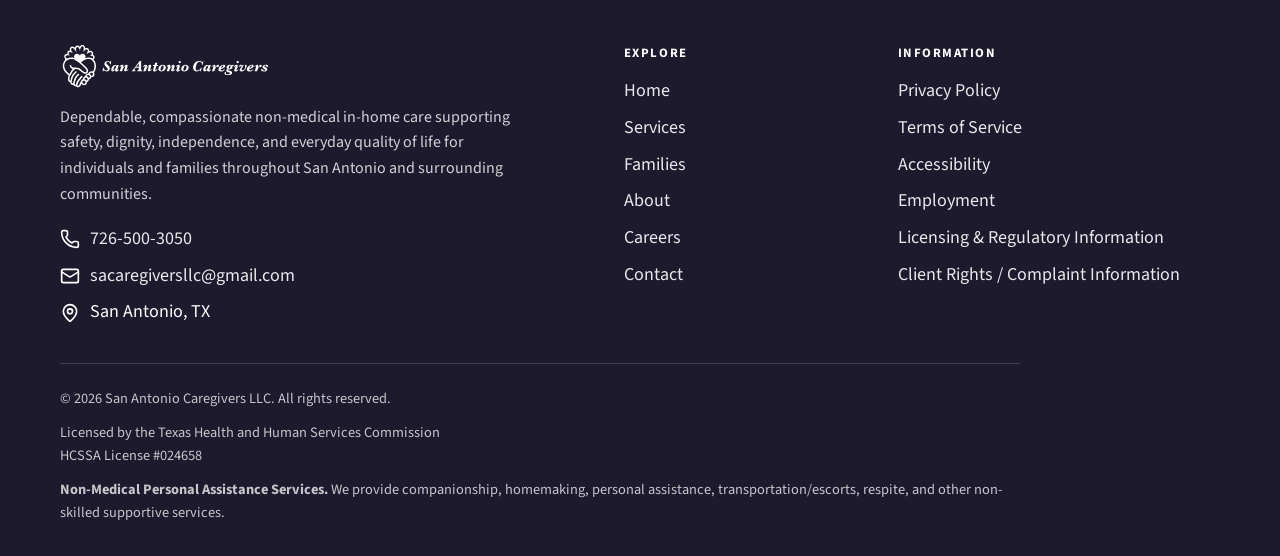
<file: families.html>
<!doctype html>
<html lang="en">
<head>
<meta charset="utf-8">
<meta name="viewport" content="width=device-width, initial-scale=1">
<title>For Families · San Antonio Caregivers</title>
<meta name="description" content="Support that works alongside your family: respite, companionship, routines, rides, and flexible ongoing help.">
<meta property="og:site_name" content="San Antonio Caregivers">
<meta property="og:type" content="website">
<meta property="og:title" content="For Families · San Antonio Caregivers">
<meta property="og:description" content="Support that works alongside your family: respite, companionship, routines, rides, and flexible ongoing help.">
<meta property="og:locale" content="en_US">
<meta property="og:url" content="https://sanantoniocare.com/families.html">
<meta property="og:image" content="https://sanantoniocare.com/assets/img/og-share.jpg">
<meta property="og:image:width" content="1200">
<meta property="og:image:height" content="630">
<meta property="og:image:alt" content="A caregiver leans in to talk with two older adults at a kitchen table.">
<meta name="twitter:card" content="summary_large_image">
<link rel="canonical" href="https://sanantoniocare.com/families.html">
<link rel="icon" href="assets/logo/favicon.svg" type="image/svg+xml">
<link rel="icon" href="assets/logo/favicon-48.png" type="image/png" sizes="48x48">
<link rel="apple-touch-icon" href="assets/logo/apple-touch-icon.png">
<link rel="preconnect" href="https://fonts.googleapis.com"><link rel="preconnect" href="https://fonts.gstatic.com" crossorigin>
<link rel="stylesheet" href="https://fonts.googleapis.com/css2?family=Lora:ital,wght@0,500;0,600;0,700;1,500;1,600&family=Source+Sans+3:wght@400;500;600;700&display=swap">
<link rel="stylesheet" href="assets/css/site.css">
</head>
<body>
<a class="skip" href="#main">Skip to content</a>
<header class="site-header" id="top"><div class="wrap bar">
  <a class="brand" href="index.html" aria-label="San Antonio Caregivers, home"><img src="assets/logo/sac-lockup-color.svg" alt="San Antonio Caregivers LLC" width="140" height="47"></a>
  <nav class="nav" aria-label="Primary"><a href="services.html">Services</a><a href="families.html" class="is-current" aria-current="page">Families</a><a href="about.html">About</a><a href="careers.html">Careers</a><a href="contact.html">Contact</a></nav>
  <a class="btn btn-primary nav-cta" href="contact.html">Talk with our care team</a>
  <button class="menu-btn" type="button" aria-expanded="false" aria-controls="menu" data-menu-btn><span class="menu-open"><svg class="ic " aria-hidden="true" focusable="false"><use href="#i-menu"/></svg>Menu</span><span class="menu-close"><svg class="ic " aria-hidden="true" focusable="false"><use href="#i-x"/></svg>Close</span></button>
</div>
<div class="menu" id="menu" hidden><div class="wrap"><a class="menu-link" href="services.html"><span>Services</span><svg class="ic " aria-hidden="true" focusable="false"><use href="#i-arrow-right"/></svg></a><a class="menu-link" href="families.html"><span>Families</span><svg class="ic " aria-hidden="true" focusable="false"><use href="#i-arrow-right"/></svg></a><a class="menu-link" href="about.html"><span>About</span><svg class="ic " aria-hidden="true" focusable="false"><use href="#i-arrow-right"/></svg></a><a class="menu-link" href="careers.html"><span>Careers</span><svg class="ic " aria-hidden="true" focusable="false"><use href="#i-arrow-right"/></svg></a><a class="menu-link" href="contact.html"><span>Contact</span><svg class="ic " aria-hidden="true" focusable="false"><use href="#i-arrow-right"/></svg></a><a class="btn btn-primary btn-lg menu-cta" href="contact.html">Talk with our care team <svg class="ic " aria-hidden="true" focusable="false"><use href="#i-arrow-right"/></svg></a></div></div>
</header>
<main id="main">

<section class="page-hero"><div class="wrap page-hero-grid">
    <div class="page-hero-copy">
      <p class="eyebrow">For families</p>
      <h1 class="h1">You can still be the primary support. You just don’t have to do it all.</h1>
      <p class="lead">Many families don’t want to hand over care completely. They need dependable help for a few hours, with certain routines, or when work, appointments, children, or distance get in the way.</p>
      <div class="actions"><a class="btn btn-primary btn-lg" href="contact.html">Let’s talk about where you need help <svg class="ic " aria-hidden="true" focusable="false"><use href="#i-arrow-right"/></svg></a></div>
    </div>
    <div class="page-hero-art"><figure class="rect-photo"><img class="" src="assets/img/care-5-lg.jpg" srcset="assets/img/care-5-sm.jpg 760w, assets/img/care-5-lg.jpg 1600w" sizes="(min-width: 960px) 460px, 92vw" width="1600" height="1067" alt="Two women preparing a meal together in a home kitchen." fetchpriority="high" decoding="async" style="object-position:62% 40%"></figure></div>
  </div></section>

<section class="section"><div class="wrap">
  <div class="sechead"><div><p class="eyebrow">Family caregiver support</p><h2 class="h2">Ways we fill the gaps</h2></div></div>
  <div class="gaps"><article class="gap t-pink"><span class="chip-ic"><svg class="ic " aria-hidden="true" focusable="false"><use href="#i-coffee"/></svg></span><h3>A few hours of respite</h3><p>Time to rest, work, or run errands.</p></article><article class="gap t-yellow"><span class="chip-ic"><svg class="ic " aria-hidden="true" focusable="false"><use href="#i-eye"/></svg></span><h3>Companionship &amp; supervision</h3><p>When your loved one shouldn’t be alone for long.</p></article><article class="gap t-teal"><span class="chip-ic"><svg class="ic " aria-hidden="true" focusable="false"><use href="#i-sunrise"/></svg></span><h3>Morning &amp; evening routines</h3><p>Dressing, grooming, meals, and mobility help.</p></article><article class="gap t-orange"><span class="chip-ic"><svg class="ic " aria-hidden="true" focusable="false"><use href="#i-car"/></svg></span><h3>Rides &amp; errands</h3><p>For appointments and outings you cannot make.</p></article><article class="gap t-purple"><span class="chip-ic"><svg class="ic " aria-hidden="true" focusable="false"><use href="#i-utensils"/></svg></span><h3>Meals &amp; light housekeeping</h3><p>Everyday routines made manageable.</p></article><article class="gap t-pink"><span class="chip-ic"><svg class="ic " aria-hidden="true" focusable="false"><use href="#i-hand-heart"/></svg></span><h3>Personal assistance</h3><p>Hands-on help with daily living activities.</p></article><article class="gap t-yellow"><span class="chip-ic"><svg class="ic " aria-hidden="true" focusable="false"><use href="#i-calendar-clock"/></svg></span><h3>Flexible ongoing support</h3><p>Complements what family already provides.</p></article><article class="gap t-teal"><span class="chip-ic"><svg class="ic " aria-hidden="true" focusable="false"><use href="#i-house"/></svg></span><h3>Familiar routines at home</h3><p>Keeping daily life steady.</p></article><article class="gap t-orange"><span class="chip-ic"><svg class="ic " aria-hidden="true" focusable="false"><use href="#i-map-pin"/></svg></span><h3>A local resource to call</h3><p>A dependable San Antonio team when needs change.</p></article></div>
</div></section>

<section class="section section-tight"><div class="wrap"><div class="quote-panel">
  <svg class="ic q-ic" aria-hidden="true" focusable="false"><use href="#i-quote"/></svg>
  <div><h2 class="h3">Care built around the role your family already plays</h2><p>We don’t replace your involvement. We learn what you already handle, where the gaps are, and which routines matter most, then build care where extra hands help most.</p></div>
  <p class="quote-big">Asking for support doesn’t mean stepping away. It means your loved one has dependable help and your family has room to rest, work, and simply be family.</p>
</div></div></section>

<section class="section" id="start"><div class="wrap">
  <div class="sechead"><div><p class="eyebrow">Getting started</p><h2 class="h2">You don’t need to know what care you need before calling.</h2></div></div>
  <ol class="steps"><li class="step t-pink"><span class="step-n" aria-hidden="true">1</span><h3>Start with a conversation</h3><p>Tell us what is happening and when you could use support. We listen and answer questions, with no pressure or commitment.</p></li><li class="step t-yellow"><span class="step-n" aria-hidden="true">2</span><h3>Build a plan around your loved one</h3><p>We learn their routines, preferences, abilities, and schedule, then work with you on the right type and schedule of help.</p></li><li class="step t-teal"><span class="step-n" aria-hidden="true">3</span><h3>Begin care and adjust as needed</h3><p>Care starts on the agreed schedule, centered on safety, dignity, consistency, and independence. We adjust as needs change.</p></li></ol>
</div></section>

<section class="section section-tint" id="faq"><div class="wrap faq-wrap">
  <div><p class="eyebrow">Common questions</p><h2 class="h2">Questions families ask</h2><p class="lead">Short answers to the things families ask first.</p><a class="btn btn-purple" href="contact.html">Ask us something else <svg class="ic " aria-hidden="true" focusable="false"><use href="#i-arrow-right"/></svg></a></div>
  <div class="faq"><details class="faq-item"><summary><span>How do I know what kind of care my loved one needs?</span><svg class="ic faq-plus" aria-hidden="true" focusable="false"><use href="#i-plus"/></svg></summary><div class="faq-a"><p>You do not need to know before contacting us. Tell us what is becoming difficult, what support your family currently provides, and when help may be needed. Our team can help you think through the available options.</p></div></details>
<details class="faq-item"><summary><span>Can we use care only occasionally?</span><svg class="ic faq-plus" aria-hidden="true" focusable="false"><use href="#i-plus"/></svg></summary><div class="faq-a"><p>Depending on availability and the type of assistance needed, families may be able to use respite or other support on an occasional basis. Contact us to discuss your situation and scheduling needs.</p></div></details>
<details class="faq-item"><summary><span>What is respite care?</span><svg class="ic faq-plus" aria-hidden="true" focusable="false"><use href="#i-plus"/></svg></summary><div class="faq-a"><p>Respite care provides temporary support so a family caregiver can step away to rest, work, run errands, attend appointments, or take care of other responsibilities while their loved one has dependable assistance.</p></div></details>
<details class="faq-item"><summary><span>Do you provide medical or nursing care?</span><svg class="ic faq-plus" aria-hidden="true" focusable="false"><use href="#i-plus"/></svg></summary><div class="faq-a"><p>San Antonio Caregivers provides non-medical Personal Assistance Services and supportive care. We do not present our services as skilled nursing or medical treatment. Contact our team if you are unsure whether your loved one’s needs fall within the services we provide.</p></div></details>
<details class="faq-item"><summary><span>Can care change over time?</span><svg class="ic faq-plus" aria-hidden="true" focusable="false"><use href="#i-plus"/></svg></summary><div class="faq-a"><p>Yes. A client’s routines, abilities, schedule, or family situation may change. Families should stay in communication with our team so care needs and scheduling can be reviewed as appropriate.</p></div></details>
<details class="faq-item"><summary><span>Can caregivers help someone receiving hospice services?</span><svg class="ic faq-plus" aria-hidden="true" focusable="false"><use href="#i-plus"/></svg></summary><div class="faq-a"><p>When appropriate to the client’s service plan, our caregivers may provide non-medical companionship and personal assistance while hospice or another medical provider manages clinical care.</p></div></details></div>
</div></section>

<section class="section"><div class="wrap"><div class="cta-band">
  <div class="cta-copy"><h2 class="h2">Not sure what support you need? Start with what is getting hard.</h2><p>No pressure, no commitment.</p></div>
  <div class="cta-actions"><a class="btn btn-primary btn-lg" href="contact.html">Talk with our care team <svg class="ic " aria-hidden="true" focusable="false"><use href="#i-arrow-right"/></svg></a><p class="cta-phone"><svg class="ic " aria-hidden="true" focusable="false"><use href="#i-phone"/></svg> Call <a href="tel:+17265003050">726-500-3050</a></p></div>
</div></div></section>
</main>
<footer class="site-footer"><div class="wrap">
  <div class="foot-grid">
    <div class="foot-brand">
      <img src="assets/logo/sac-lockup-horizontal-white.svg" alt="San Antonio Caregivers LLC" width="220" height="48">
      <p>Dependable, compassionate non-medical in-home care supporting safety, dignity, independence, and everyday quality of life for individuals and families throughout San Antonio and surrounding communities.</p>
      <ul class="foot-contact">
        <li><svg class="ic " aria-hidden="true" focusable="false"><use href="#i-phone"/></svg><span><a href="tel:+17265003050">726-500-3050</a></span></li>
        <li><svg class="ic " aria-hidden="true" focusable="false"><use href="#i-mail"/></svg><span><a href="mailto:sacaregiversllc@gmail.com">sacaregiversllc@gmail.com</a></span></li>
        <li><svg class="ic " aria-hidden="true" focusable="false"><use href="#i-map-pin"/></svg><span>San Antonio, TX</span></li>
      </ul>
    </div>
    <div><p class="foot-h">Explore</p><ul><li><a href="index.html">Home</a></li><li><a href="services.html">Services</a></li><li><a href="families.html">Families</a></li><li><a href="about.html">About</a></li><li><a href="careers.html">Careers</a></li><li><a href="contact.html">Contact</a></li></ul></div>
    <div><p class="foot-h">Information</p><ul>
      <li><a href="legal.html#privacy">Privacy Policy</a></li><li><a href="legal.html#terms">Terms of Service</a></li><li><a href="legal.html#accessibility">Accessibility</a></li><li><a href="careers.html">Employment</a></li><li><a href="legal.html#licensing">Licensing &amp; Regulatory Information</a></li><li><a href="legal.html#rights">Client Rights / Complaint Information</a></li></ul></div>
  </div>
  <div class="foot-legal">
    <p>&copy; 2026 San Antonio Caregivers LLC. All rights reserved.</p>
    <p>Licensed by the Texas Health and Human Services Commission<br>HCSSA License #024658</p>
    <p><strong>Non-Medical Personal Assistance Services.</strong> We provide companionship, homemaking, personal assistance, transportation/escorts, respite, and other non-skilled supportive services.</p>
  </div>
</div></footer>
<a class="sticky-cta btn btn-primary btn-lg" href="contact.html"><svg class="ic " aria-hidden="true" focusable="false"><use href="#i-message-circle"/></svg> Talk with our care team</a>
<svg width="0" height="0" style="position:absolute" aria-hidden="true" focusable="false"><defs><symbol id="i-arrow-left" viewBox="0 0 24 24" fill="none" stroke="currentColor" stroke-width="2" stroke-linecap="round" stroke-linejoin="round"><path d="m12 19-7-7 7-7" /> <path d="M19 12H5" /></symbol><symbol id="i-arrow-right" viewBox="0 0 24 24" fill="none" stroke="currentColor" stroke-width="2" stroke-linecap="round" stroke-linejoin="round"><path d="M5 12h14" /> <path d="m12 5 7 7-7 7" /></symbol><symbol id="i-calendar-clock" viewBox="0 0 24 24" fill="none" stroke="currentColor" stroke-width="2" stroke-linecap="round" stroke-linejoin="round"><path d="M16 14v2.2l1.6 1" /> <path d="M16 2v3" /> <path d="M21 7.338V5a2 2 0 00-2-2H5a2 2 0 00-2 2v14a2 2 0 002 2h2.338" /> <path d="M3 9h5.859" /> <path d="M8 2v3" /> <circle cx="16" cy="16" r="6" /></symbol><symbol id="i-car" viewBox="0 0 24 24" fill="none" stroke="currentColor" stroke-width="2" stroke-linecap="round" stroke-linejoin="round"><path d="M19 17h2c.6 0 1-.4 1-1v-3c0-.9-.7-1.7-1.5-1.9C18.7 10.6 16 10 16 10s-1.3-1.4-2.2-2.3c-.5-.4-1.1-.7-1.8-.7H5c-.6 0-1.1.4-1.4.9l-1.4 2.9A3.7 3.7 0 0 0 2 12v4c0 .6.4 1 1 1h2" /> <circle cx="7" cy="17" r="2" /> <path d="M9 17h6" /> <circle cx="17" cy="17" r="2" /></symbol><symbol id="i-coffee" viewBox="0 0 24 24" fill="none" stroke="currentColor" stroke-width="2" stroke-linecap="round" stroke-linejoin="round"><path d="M10 2v2" /> <path d="M14 2v2" /> <path d="M16 8a1 1 0 0 1 1 1v8a4 4 0 0 1-4 4H7a4 4 0 0 1-4-4V9a1 1 0 0 1 1-1h14a4 4 0 1 1 0 8h-1" /> <path d="M6 2v2" /></symbol><symbol id="i-eye" viewBox="0 0 24 24" fill="none" stroke="currentColor" stroke-width="2" stroke-linecap="round" stroke-linejoin="round"><path d="M2.062 12.348a1 1 0 0 1 0-.696 10.75 10.75 0 0 1 19.876 0 1 1 0 0 1 0 .696 10.75 10.75 0 0 1-19.876 0" /> <circle cx="12" cy="12" r="3" /></symbol><symbol id="i-hand-heart" viewBox="0 0 24 24" fill="none" stroke="currentColor" stroke-width="2" stroke-linecap="round" stroke-linejoin="round"><path d="M11 14h2a2 2 0 0 0 0-4h-3c-.6 0-1.1.2-1.4.6L3 16" /> <path d="m14.45 13.39 5.05-4.694C20.196 8 21 6.85 21 5.75a2.75 2.75 0 0 0-4.797-1.837.276.276 0 0 1-.406 0A2.75 2.75 0 0 0 11 5.75c0 1.2.802 2.248 1.5 2.946L16 11.95" /> <path d="m2 15 6 6" /> <path d="m7 20 1.6-1.4c.3-.4.8-.6 1.4-.6h4c1.1 0 2.1-.4 2.8-1.2l4.6-4.4a1 1 0 0 0-2.75-2.91" /></symbol><symbol id="i-house" viewBox="0 0 24 24" fill="none" stroke="currentColor" stroke-width="2" stroke-linecap="round" stroke-linejoin="round"><path d="M15 21v-8a1 1 0 0 0-1-1h-4a1 1 0 0 0-1 1v8" /> <path d="M3 10a2 2 0 0 1 .709-1.528l7-6a2 2 0 0 1 2.582 0l7 6A2 2 0 0 1 21 10v9a2 2 0 0 1-2 2H5a2 2 0 0 1-2-2z" /></symbol><symbol id="i-mail" viewBox="0 0 24 24" fill="none" stroke="currentColor" stroke-width="2" stroke-linecap="round" stroke-linejoin="round"><path d="m22 7-8.991 5.727a2 2 0 0 1-2.009 0L2 7" /> <rect x="2" y="4" width="20" height="16" rx="2" /></symbol><symbol id="i-map-pin" viewBox="0 0 24 24" fill="none" stroke="currentColor" stroke-width="2" stroke-linecap="round" stroke-linejoin="round"><path d="M20 10c0 4.993-5.539 10.193-7.399 11.799a1 1 0 0 1-1.202 0C9.539 20.193 4 14.993 4 10a8 8 0 0 1 16 0" /> <circle cx="12" cy="10" r="3" /></symbol><symbol id="i-menu" viewBox="0 0 24 24" fill="none" stroke="currentColor" stroke-width="2" stroke-linecap="round" stroke-linejoin="round"><path d="M4 5h16" /> <path d="M4 12h16" /> <path d="M4 19h16" /></symbol><symbol id="i-message-circle" viewBox="0 0 24 24" fill="none" stroke="currentColor" stroke-width="2" stroke-linecap="round" stroke-linejoin="round"><path d="M2.992 16.342a2 2 0 0 1 .094 1.167l-1.065 3.29a1 1 0 0 0 1.236 1.168l3.413-.998a2 2 0 0 1 1.099.092 10 10 0 1 0-4.777-4.719" /></symbol><symbol id="i-phone" viewBox="0 0 24 24" fill="none" stroke="currentColor" stroke-width="2" stroke-linecap="round" stroke-linejoin="round"><path d="M13.832 16.568a1 1 0 0 0 1.213-.303l.355-.465A2 2 0 0 1 17 15h3a2 2 0 0 1 2 2v3a2 2 0 0 1-2 2A18 18 0 0 1 2 4a2 2 0 0 1 2-2h3a2 2 0 0 1 2 2v3a2 2 0 0 1-.8 1.6l-.468.351a1 1 0 0 0-.292 1.233 14 14 0 0 0 6.392 6.384" /></symbol><symbol id="i-plus" viewBox="0 0 24 24" fill="none" stroke="currentColor" stroke-width="2" stroke-linecap="round" stroke-linejoin="round"><path d="M5 12h14" /> <path d="M12 5v14" /></symbol><symbol id="i-quote" viewBox="0 0 24 24" fill="none" stroke="currentColor" stroke-width="2" stroke-linecap="round" stroke-linejoin="round"><path d="M16 3a2 2 0 0 0-2 2v6a2 2 0 0 0 2 2 1 1 0 0 1 1 1v1a2 2 0 0 1-2 2 1 1 0 0 0-1 1v2a1 1 0 0 0 1 1 6 6 0 0 0 6-6V5a2 2 0 0 0-2-2z" /> <path d="M5 3a2 2 0 0 0-2 2v6a2 2 0 0 0 2 2 1 1 0 0 1 1 1v1a2 2 0 0 1-2 2 1 1 0 0 0-1 1v2a1 1 0 0 0 1 1 6 6 0 0 0 6-6V5a2 2 0 0 0-2-2z" /></symbol><symbol id="i-sunrise" viewBox="0 0 24 24" fill="none" stroke="currentColor" stroke-width="2" stroke-linecap="round" stroke-linejoin="round"><path d="M12 2v8" /> <path d="m4.93 10.93 1.41 1.41" /> <path d="M2 18h2" /> <path d="M20 18h2" /> <path d="m19.07 10.93-1.41 1.41" /> <path d="M22 22H2" /> <path d="m8 6 4-4 4 4" /> <path d="M16 18a4 4 0 0 0-8 0" /></symbol><symbol id="i-utensils" viewBox="0 0 24 24" fill="none" stroke="currentColor" stroke-width="2" stroke-linecap="round" stroke-linejoin="round"><path d="M3 2v7c0 1.1.9 2 2 2h4a2 2 0 0 0 2-2V2" /> <path d="M7 2v20" /> <path d="M21 15V2a5 5 0 0 0-5 5v6c0 1.1.9 2 2 2h3Zm0 0v7" /></symbol><symbol id="i-x" viewBox="0 0 24 24" fill="none" stroke="currentColor" stroke-width="2" stroke-linecap="round" stroke-linejoin="round"><path d="M18 6 6 18" /> <path d="m6 6 12 12" /></symbol></defs></svg>
<script src="assets/js/site.js" defer></script>
</body>
</html>
</file>
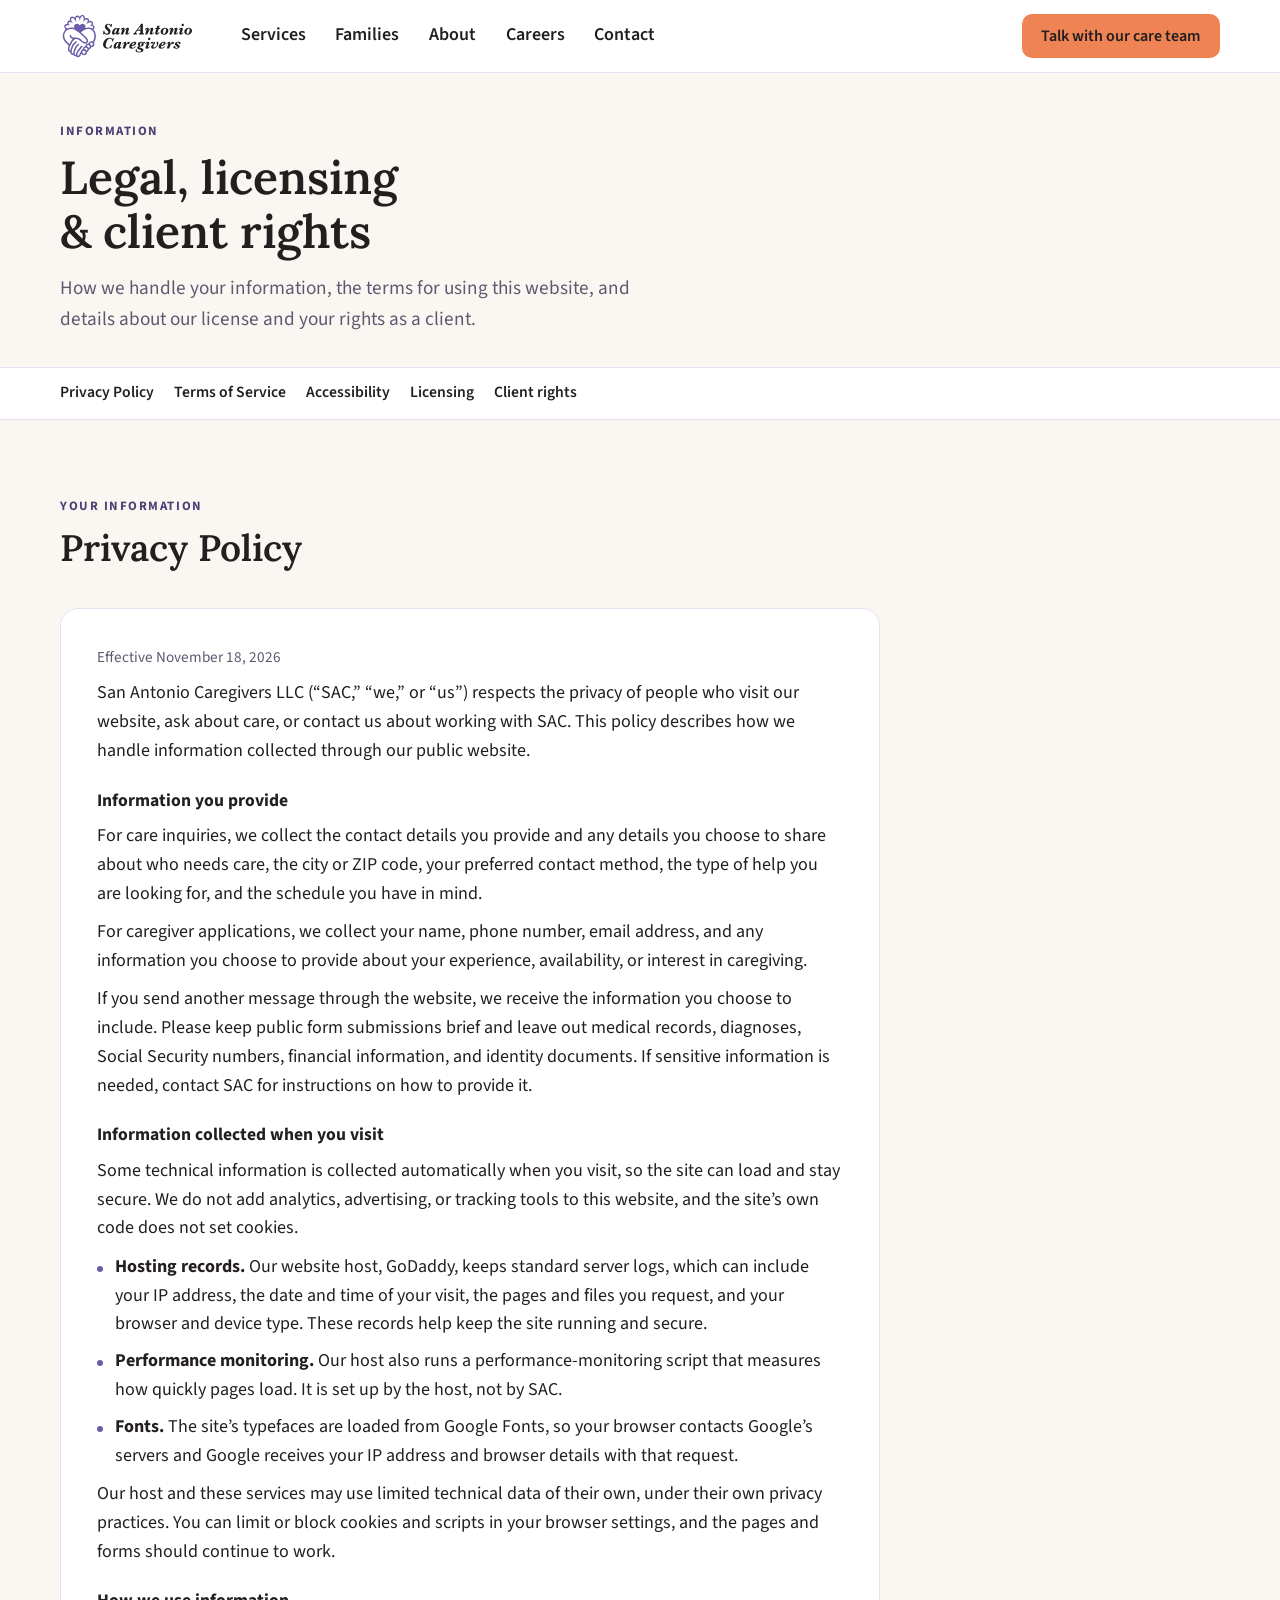
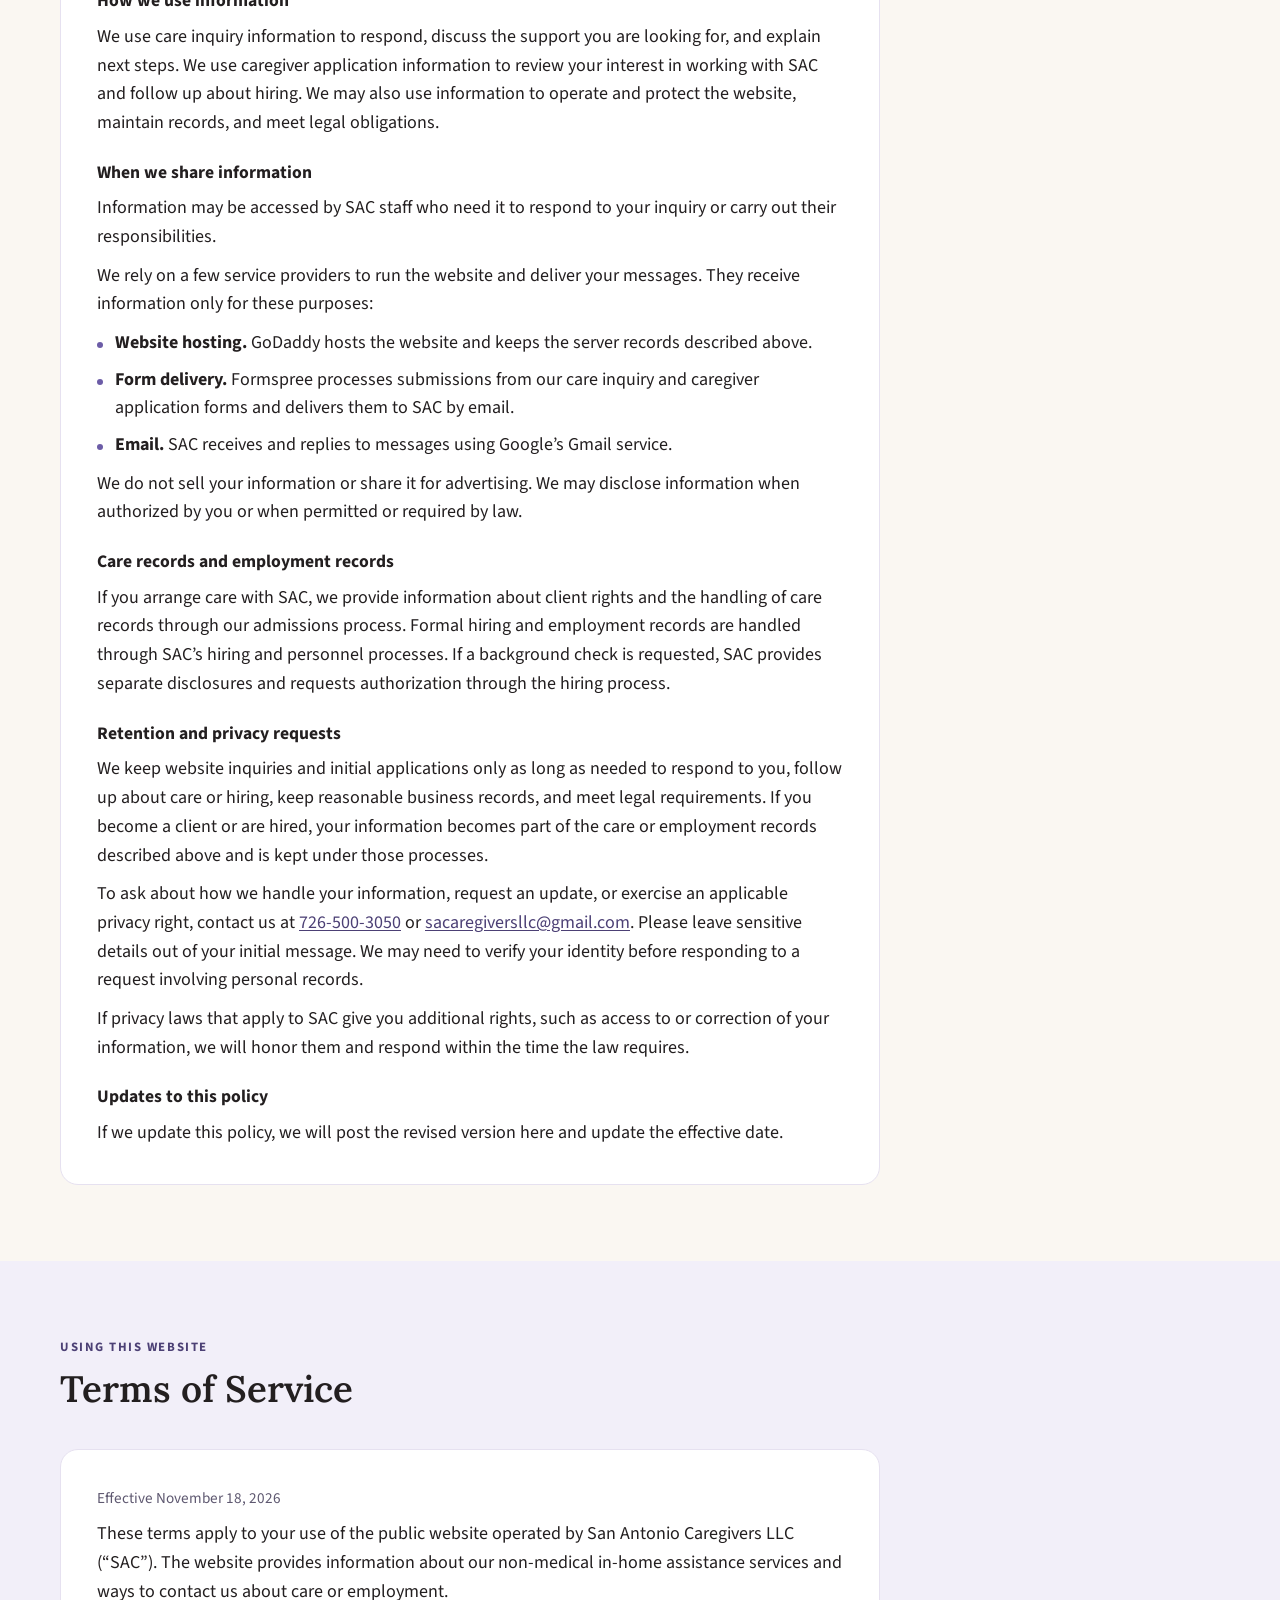
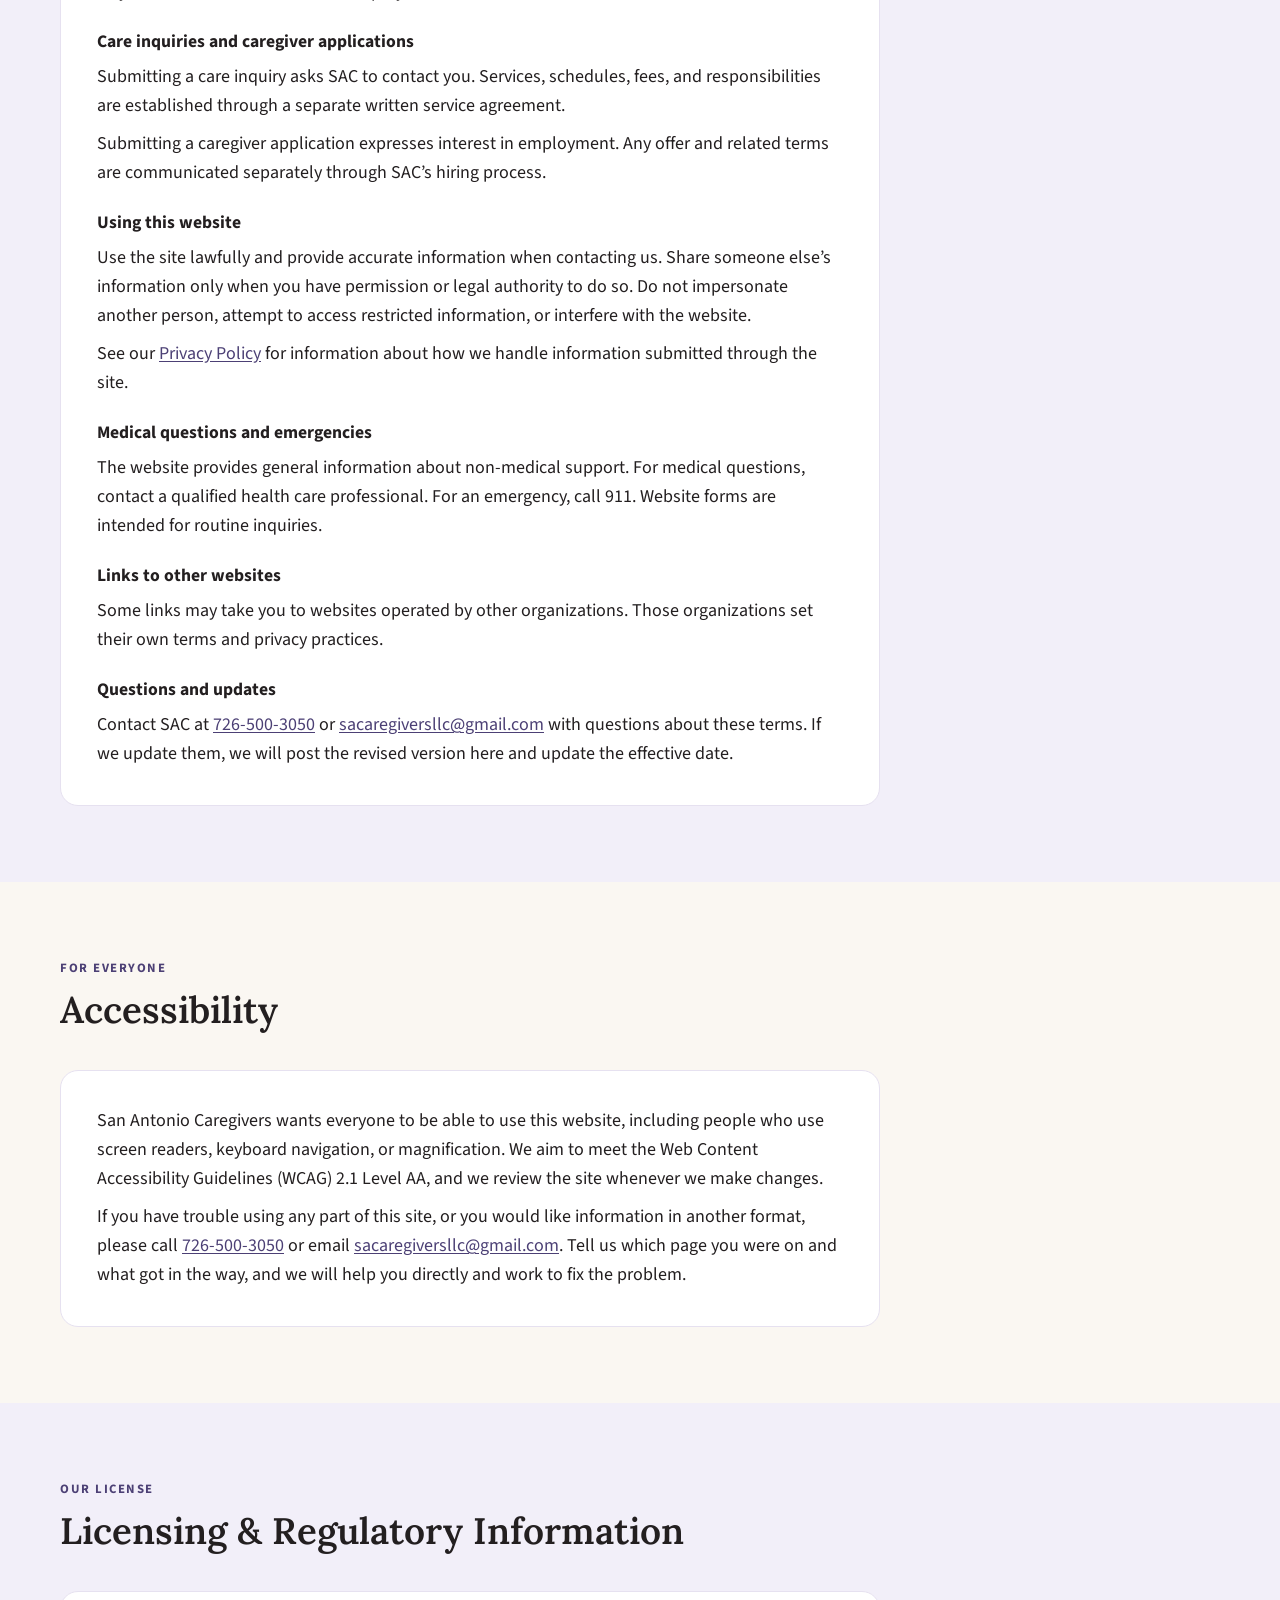
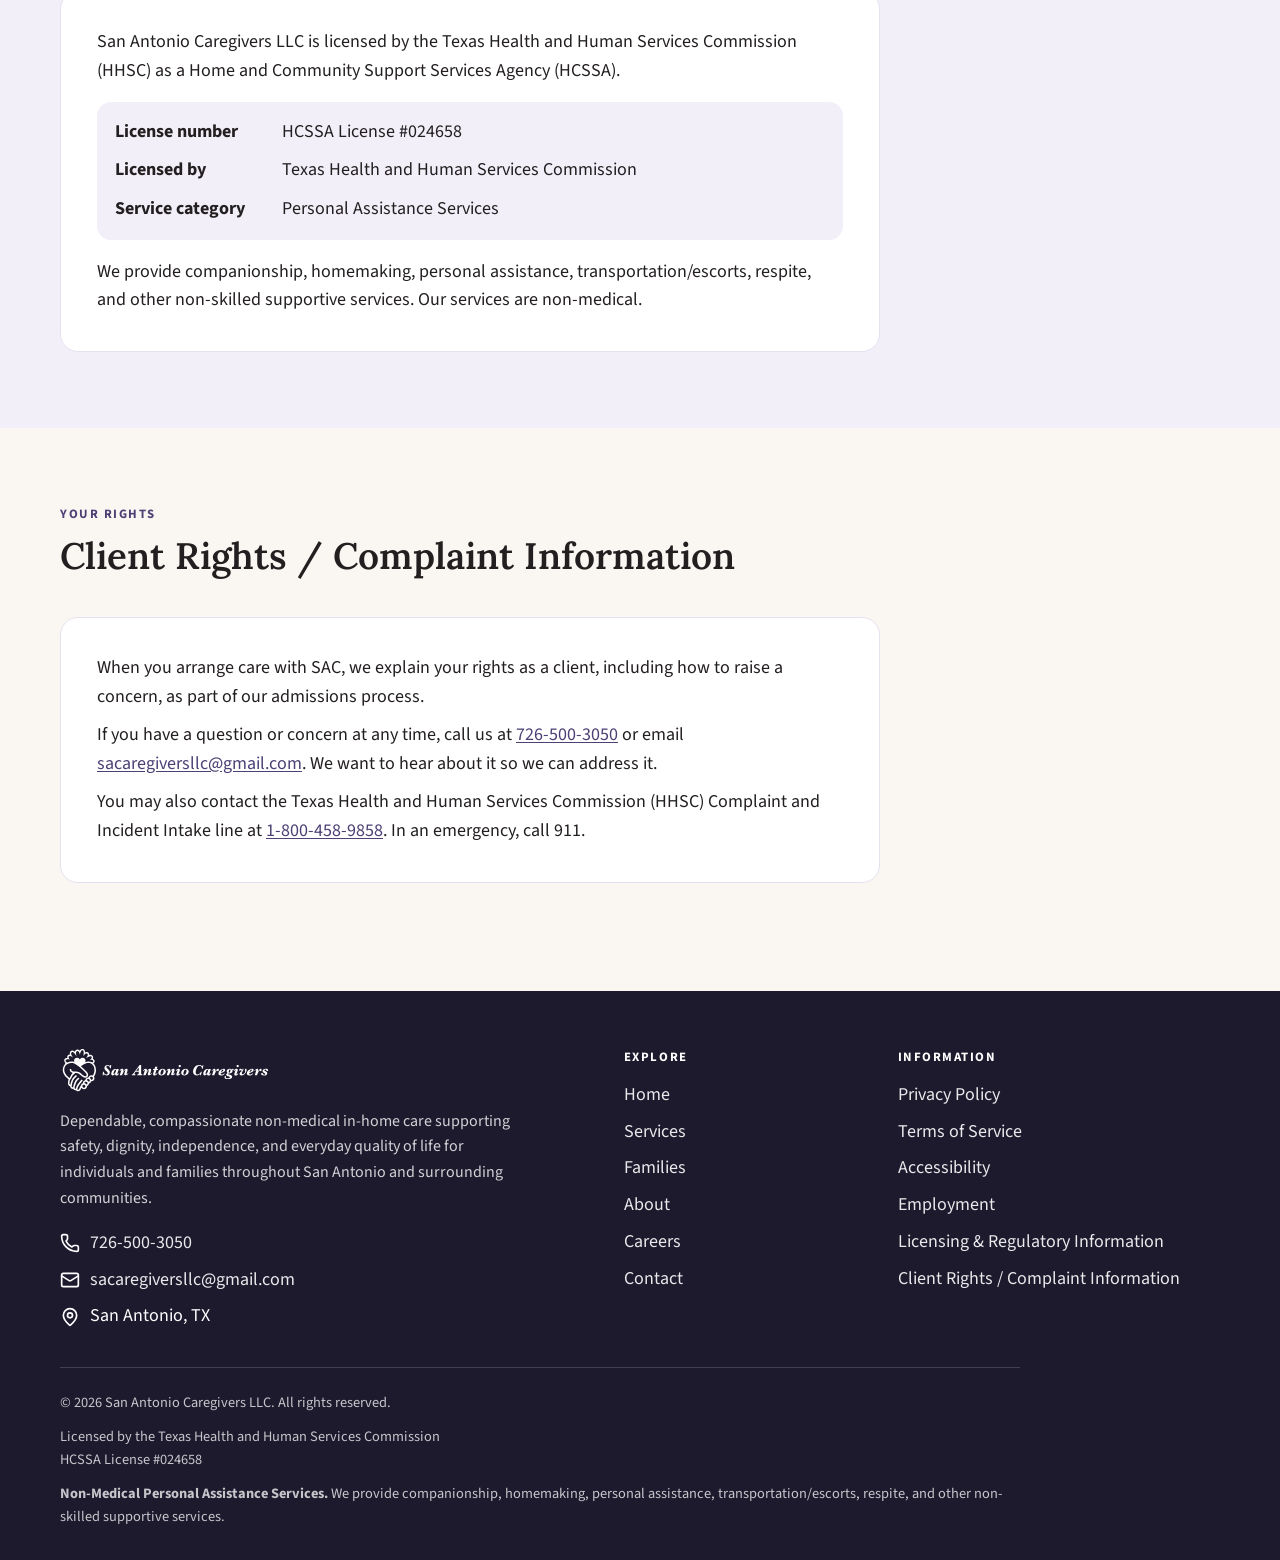
<file: legal.html>
<!doctype html>
<html lang="en">
<head>
<meta charset="utf-8">
<meta name="viewport" content="width=device-width, initial-scale=1">
<title>Legal and Licensing · San Antonio Caregivers</title>
<meta name="description" content="Privacy policy, terms of service, accessibility, licensing, and client rights information for San Antonio Caregivers.">
<meta property="og:site_name" content="San Antonio Caregivers">
<meta property="og:type" content="website">
<meta property="og:title" content="Legal and Licensing · San Antonio Caregivers">
<meta property="og:description" content="Privacy, accessibility, licensing, and client rights information.">
<meta property="og:locale" content="en_US">
<meta property="og:url" content="https://sanantoniocare.com/legal.html">
<meta property="og:image" content="https://sanantoniocare.com/assets/img/og-share.jpg">
<meta property="og:image:width" content="1200">
<meta property="og:image:height" content="630">
<meta property="og:image:alt" content="A caregiver leans in to talk with two older adults at a kitchen table.">
<meta name="twitter:card" content="summary_large_image">
<link rel="canonical" href="https://sanantoniocare.com/legal.html">
<link rel="icon" href="assets/logo/favicon.svg" type="image/svg+xml">
<link rel="icon" href="assets/logo/favicon-48.png" type="image/png" sizes="48x48">
<link rel="apple-touch-icon" href="assets/logo/apple-touch-icon.png">
<link rel="preconnect" href="https://fonts.googleapis.com"><link rel="preconnect" href="https://fonts.gstatic.com" crossorigin>
<link rel="stylesheet" href="https://fonts.googleapis.com/css2?family=Lora:ital,wght@0,500;0,600;0,700;1,500;1,600&family=Source+Sans+3:wght@400;500;600;700&display=swap">
<link rel="stylesheet" href="assets/css/site.css">
</head>
<body>
<a class="skip" href="#main">Skip to content</a>
<header class="site-header" id="top"><div class="wrap bar">
  <a class="brand" href="index.html" aria-label="San Antonio Caregivers, home"><img src="assets/logo/sac-lockup-color.svg" alt="San Antonio Caregivers LLC" width="140" height="47"></a>
  <nav class="nav" aria-label="Primary"><a href="services.html">Services</a><a href="families.html">Families</a><a href="about.html">About</a><a href="careers.html">Careers</a><a href="contact.html">Contact</a></nav>
  <a class="btn btn-primary nav-cta" href="contact.html">Talk with our care team</a>
  <button class="menu-btn" type="button" aria-expanded="false" aria-controls="menu" data-menu-btn><span class="menu-open"><svg class="ic " aria-hidden="true" focusable="false"><use href="#i-menu"/></svg>Menu</span><span class="menu-close"><svg class="ic " aria-hidden="true" focusable="false"><use href="#i-x"/></svg>Close</span></button>
</div>
<div class="menu" id="menu" hidden><div class="wrap"><a class="menu-link" href="services.html"><span>Services</span><svg class="ic " aria-hidden="true" focusable="false"><use href="#i-arrow-right"/></svg></a><a class="menu-link" href="families.html"><span>Families</span><svg class="ic " aria-hidden="true" focusable="false"><use href="#i-arrow-right"/></svg></a><a class="menu-link" href="about.html"><span>About</span><svg class="ic " aria-hidden="true" focusable="false"><use href="#i-arrow-right"/></svg></a><a class="menu-link" href="careers.html"><span>Careers</span><svg class="ic " aria-hidden="true" focusable="false"><use href="#i-arrow-right"/></svg></a><a class="menu-link" href="contact.html"><span>Contact</span><svg class="ic " aria-hidden="true" focusable="false"><use href="#i-arrow-right"/></svg></a><a class="btn btn-primary btn-lg menu-cta" href="contact.html">Talk with our care team <svg class="ic " aria-hidden="true" focusable="false"><use href="#i-arrow-right"/></svg></a></div></div>
</header>
<main id="main">

<section class="page-hero"><div class="wrap page-hero-grid">
    <div class="page-hero-copy">
      <p class="eyebrow">Information</p>
      <h1 class="h1">Legal, licensing &amp; client rights</h1>
      <p class="lead">How we handle your information, the terms for using this website, and details about our license and your rights as a client.</p>
      
    </div>
    
  </div></section>
<nav class="subnav" aria-label="On this page"><div class="wrap"><a href="#privacy">Privacy Policy</a><a href="#terms">Terms of Service</a><a href="#accessibility">Accessibility</a><a href="#licensing">Licensing</a><a href="#rights">Client rights</a></div></nav>

<section class="section legal-section" id="privacy"><div class="wrap">
  <div class="sechead"><div><p class="eyebrow">Your information</p><h2 class="h2">Privacy Policy</h2></div></div>
  <div class="legal-doc"><p class="legal-date">Effective November 18, 2026</p><p>San Antonio Caregivers LLC (“SAC,” “we,” or “us”) respects the privacy of people who visit our website, ask about care, or contact us about working with SAC. This policy describes how we handle information collected through our public website.</p><h3 class="h4">Information you provide</h3><p>For care inquiries, we collect the contact details you provide and any details you choose to share about who needs care, the city or ZIP code, your preferred contact method, the type of help you are looking for, and the schedule you have in mind.</p><p>For caregiver applications, we collect your name, phone number, email address, and any information you choose to provide about your experience, availability, or interest in caregiving.</p><p>If you send another message through the website, we receive the information you choose to include. Please keep public form submissions brief and leave out medical records, diagnoses, Social Security numbers, financial information, and identity documents. If sensitive information is needed, contact SAC for instructions on how to provide it.</p><h3 class="h4">Information collected when you visit</h3><p>Some technical information is collected automatically when you visit, so the site can load and stay secure. We do not add analytics, advertising, or tracking tools to this website, and the site’s own code does not set cookies.</p><ul><li><strong>Hosting records.</strong> Our website host, GoDaddy, keeps standard server logs, which can include your IP address, the date and time of your visit, the pages and files you request, and your browser and device type. These records help keep the site running and secure.</li><li><strong>Performance monitoring.</strong> Our host also runs a performance-monitoring script that measures how quickly pages load. It is set up by the host, not by SAC.</li><li><strong>Fonts.</strong> The site’s typefaces are loaded from Google Fonts, so your browser contacts Google’s servers and Google receives your IP address and browser details with that request.</li></ul><p>Our host and these services may use limited technical data of their own, under their own privacy practices. You can limit or block cookies and scripts in your browser settings, and the pages and forms should continue to work.</p><h3 class="h4">How we use information</h3><p>We use care inquiry information to respond, discuss the support you are looking for, and explain next steps. We use caregiver application information to review your interest in working with SAC and follow up about hiring. We may also use information to operate and protect the website, maintain records, and meet legal obligations.</p><h3 class="h4">When we share information</h3><p>Information may be accessed by SAC staff who need it to respond to your inquiry or carry out their responsibilities.</p><p>We rely on a few service providers to run the website and deliver your messages. They receive information only for these purposes:</p><ul><li><strong>Website hosting.</strong> GoDaddy hosts the website and keeps the server records described above.</li><li><strong>Form delivery.</strong> Formspree processes submissions from our care inquiry and caregiver application forms and delivers them to SAC by email.</li><li><strong>Email.</strong> SAC receives and replies to messages using Google’s Gmail service.</li></ul><p>We do not sell your information or share it for advertising. We may disclose information when authorized by you or when permitted or required by law.</p><h3 class="h4">Care records and employment records</h3><p>If you arrange care with SAC, we provide information about client rights and the handling of care records through our admissions process. Formal hiring and employment records are handled through SAC’s hiring and personnel processes. If a background check is requested, SAC provides separate disclosures and requests authorization through the hiring process.</p><h3 class="h4">Retention and privacy requests</h3><p>We keep website inquiries and initial applications only as long as needed to respond to you, follow up about care or hiring, keep reasonable business records, and meet legal requirements. If you become a client or are hired, your information becomes part of the care or employment records described above and is kept under those processes.</p><p>To ask about how we handle your information, request an update, or exercise an applicable privacy right, contact us at <a href="tel:+17265003050">726-500-3050</a> or <a href="mailto:sacaregiversllc@gmail.com">sacaregiversllc@gmail.com</a>. Please leave sensitive details out of your initial message. We may need to verify your identity before responding to a request involving personal records.</p><p>If privacy laws that apply to SAC give you additional rights, such as access to or correction of your information, we will honor them and respond within the time the law requires.</p><h3 class="h4">Updates to this policy</h3><p>If we update this policy, we will post the revised version here and update the effective date.</p></div>
</div></section>

<section class="section legal-section section-tint" id="terms"><div class="wrap">
  <div class="sechead"><div><p class="eyebrow">Using this website</p><h2 class="h2">Terms of Service</h2></div></div>
  <div class="legal-doc"><p class="legal-date">Effective November 18, 2026</p><p>These terms apply to your use of the public website operated by San Antonio Caregivers LLC (“SAC”). The website provides information about our non-medical in-home assistance services and ways to contact us about care or employment.</p><h3 class="h4">Care inquiries and caregiver applications</h3><p>Submitting a care inquiry asks SAC to contact you. Services, schedules, fees, and responsibilities are established through a separate written service agreement.</p><p>Submitting a caregiver application expresses interest in employment. Any offer and related terms are communicated separately through SAC’s hiring process.</p><h3 class="h4">Using this website</h3><p>Use the site lawfully and provide accurate information when contacting us. Share someone else’s information only when you have permission or legal authority to do so. Do not impersonate another person, attempt to access restricted information, or interfere with the website.</p><p>See our <a href="#privacy">Privacy Policy</a> for information about how we handle information submitted through the site.</p><h3 class="h4">Medical questions and emergencies</h3><p>The website provides general information about non-medical support. For medical questions, contact a qualified health care professional. For an emergency, call 911. Website forms are intended for routine inquiries.</p><h3 class="h4">Links to other websites</h3><p>Some links may take you to websites operated by other organizations. Those organizations set their own terms and privacy practices.</p><h3 class="h4">Questions and updates</h3><p>Contact SAC at <a href="tel:+17265003050">726-500-3050</a> or <a href="mailto:sacaregiversllc@gmail.com">sacaregiversllc@gmail.com</a> with questions about these terms. If we update them, we will post the revised version here and update the effective date.</p></div>
</div></section>

<section class="section legal-section" id="accessibility"><div class="wrap">
  <div class="sechead"><div><p class="eyebrow">For everyone</p><h2 class="h2">Accessibility</h2></div></div>
  <div class="legal-doc"><p>San Antonio Caregivers wants everyone to be able to use this website, including people who use screen readers, keyboard navigation, or magnification. We aim to meet the Web Content Accessibility Guidelines (WCAG) 2.1 Level AA, and we review the site whenever we make changes.</p><p>If you have trouble using any part of this site, or you would like information in another format, please call <a href="tel:+17265003050">726-500-3050</a> or email <a href="mailto:sacaregiversllc@gmail.com">sacaregiversllc@gmail.com</a>. Tell us which page you were on and what got in the way, and we will help you directly and work to fix the problem.</p></div>
</div></section>

<section class="section legal-section section-tint" id="licensing"><div class="wrap">
  <div class="sechead"><div><p class="eyebrow">Our license</p><h2 class="h2">Licensing &amp; Regulatory Information</h2></div></div>
  <div class="legal-doc"><p>San Antonio Caregivers LLC is licensed by the Texas Health and Human Services Commission (HHSC) as a Home and Community Support Services Agency (HCSSA).</p><dl class="legal-facts"><div><dt>License number</dt><dd>HCSSA License #024658</dd></div><div><dt>Licensed by</dt><dd>Texas Health and Human Services Commission</dd></div><div><dt>Service category</dt><dd>Personal Assistance Services</dd></div></dl><p>We provide companionship, homemaking, personal assistance, transportation/escorts, respite, and other non-skilled supportive services. Our services are non-medical.</p></div>
</div></section>

<section class="section legal-section" id="rights"><div class="wrap">
  <div class="sechead"><div><p class="eyebrow">Your rights</p><h2 class="h2">Client Rights / Complaint Information</h2></div></div>
  <div class="legal-doc"><p>When you arrange care with SAC, we explain your rights as a client, including how to raise a concern, as part of our admissions process.</p><p>If you have a question or concern at any time, call us at <a href="tel:+17265003050">726-500-3050</a> or email <a href="mailto:sacaregiversllc@gmail.com">sacaregiversllc@gmail.com</a>. We want to hear about it so we can address it.</p><p>You may also contact the Texas Health and Human Services Commission (HHSC) Complaint and Incident Intake line at <a href="tel:+18004589858">1-800-458-9858</a>. In an emergency, call 911.</p></div>
</div></section>
</main>
<footer class="site-footer"><div class="wrap">
  <div class="foot-grid">
    <div class="foot-brand">
      <img src="assets/logo/sac-lockup-horizontal-white.svg" alt="San Antonio Caregivers LLC" width="220" height="48">
      <p>Dependable, compassionate non-medical in-home care supporting safety, dignity, independence, and everyday quality of life for individuals and families throughout San Antonio and surrounding communities.</p>
      <ul class="foot-contact">
        <li><svg class="ic " aria-hidden="true" focusable="false"><use href="#i-phone"/></svg><span><a href="tel:+17265003050">726-500-3050</a></span></li>
        <li><svg class="ic " aria-hidden="true" focusable="false"><use href="#i-mail"/></svg><span><a href="mailto:sacaregiversllc@gmail.com">sacaregiversllc@gmail.com</a></span></li>
        <li><svg class="ic " aria-hidden="true" focusable="false"><use href="#i-map-pin"/></svg><span>San Antonio, TX</span></li>
      </ul>
    </div>
    <div><p class="foot-h">Explore</p><ul><li><a href="index.html">Home</a></li><li><a href="services.html">Services</a></li><li><a href="families.html">Families</a></li><li><a href="about.html">About</a></li><li><a href="careers.html">Careers</a></li><li><a href="contact.html">Contact</a></li></ul></div>
    <div><p class="foot-h">Information</p><ul>
      <li><a href="legal.html#privacy">Privacy Policy</a></li><li><a href="legal.html#terms">Terms of Service</a></li><li><a href="legal.html#accessibility">Accessibility</a></li><li><a href="careers.html">Employment</a></li><li><a href="legal.html#licensing">Licensing &amp; Regulatory Information</a></li><li><a href="legal.html#rights">Client Rights / Complaint Information</a></li></ul></div>
  </div>
  <div class="foot-legal">
    <p>&copy; 2026 San Antonio Caregivers LLC. All rights reserved.</p>
    <p>Licensed by the Texas Health and Human Services Commission<br>HCSSA License #024658</p>
    <p><strong>Non-Medical Personal Assistance Services.</strong> We provide companionship, homemaking, personal assistance, transportation/escorts, respite, and other non-skilled supportive services.</p>
  </div>
</div></footer>

<svg width="0" height="0" style="position:absolute" aria-hidden="true" focusable="false"><defs><symbol id="i-arrow-left" viewBox="0 0 24 24" fill="none" stroke="currentColor" stroke-width="2" stroke-linecap="round" stroke-linejoin="round"><path d="m12 19-7-7 7-7" /> <path d="M19 12H5" /></symbol><symbol id="i-arrow-right" viewBox="0 0 24 24" fill="none" stroke="currentColor" stroke-width="2" stroke-linecap="round" stroke-linejoin="round"><path d="M5 12h14" /> <path d="m12 5 7 7-7 7" /></symbol><symbol id="i-mail" viewBox="0 0 24 24" fill="none" stroke="currentColor" stroke-width="2" stroke-linecap="round" stroke-linejoin="round"><path d="m22 7-8.991 5.727a2 2 0 0 1-2.009 0L2 7" /> <rect x="2" y="4" width="20" height="16" rx="2" /></symbol><symbol id="i-map-pin" viewBox="0 0 24 24" fill="none" stroke="currentColor" stroke-width="2" stroke-linecap="round" stroke-linejoin="round"><path d="M20 10c0 4.993-5.539 10.193-7.399 11.799a1 1 0 0 1-1.202 0C9.539 20.193 4 14.993 4 10a8 8 0 0 1 16 0" /> <circle cx="12" cy="10" r="3" /></symbol><symbol id="i-menu" viewBox="0 0 24 24" fill="none" stroke="currentColor" stroke-width="2" stroke-linecap="round" stroke-linejoin="round"><path d="M4 5h16" /> <path d="M4 12h16" /> <path d="M4 19h16" /></symbol><symbol id="i-phone" viewBox="0 0 24 24" fill="none" stroke="currentColor" stroke-width="2" stroke-linecap="round" stroke-linejoin="round"><path d="M13.832 16.568a1 1 0 0 0 1.213-.303l.355-.465A2 2 0 0 1 17 15h3a2 2 0 0 1 2 2v3a2 2 0 0 1-2 2A18 18 0 0 1 2 4a2 2 0 0 1 2-2h3a2 2 0 0 1 2 2v3a2 2 0 0 1-.8 1.6l-.468.351a1 1 0 0 0-.292 1.233 14 14 0 0 0 6.392 6.384" /></symbol><symbol id="i-x" viewBox="0 0 24 24" fill="none" stroke="currentColor" stroke-width="2" stroke-linecap="round" stroke-linejoin="round"><path d="M18 6 6 18" /> <path d="m6 6 12 12" /></symbol></defs></svg>
<script src="assets/js/site.js" defer></script>
</body>
</html>
</file>
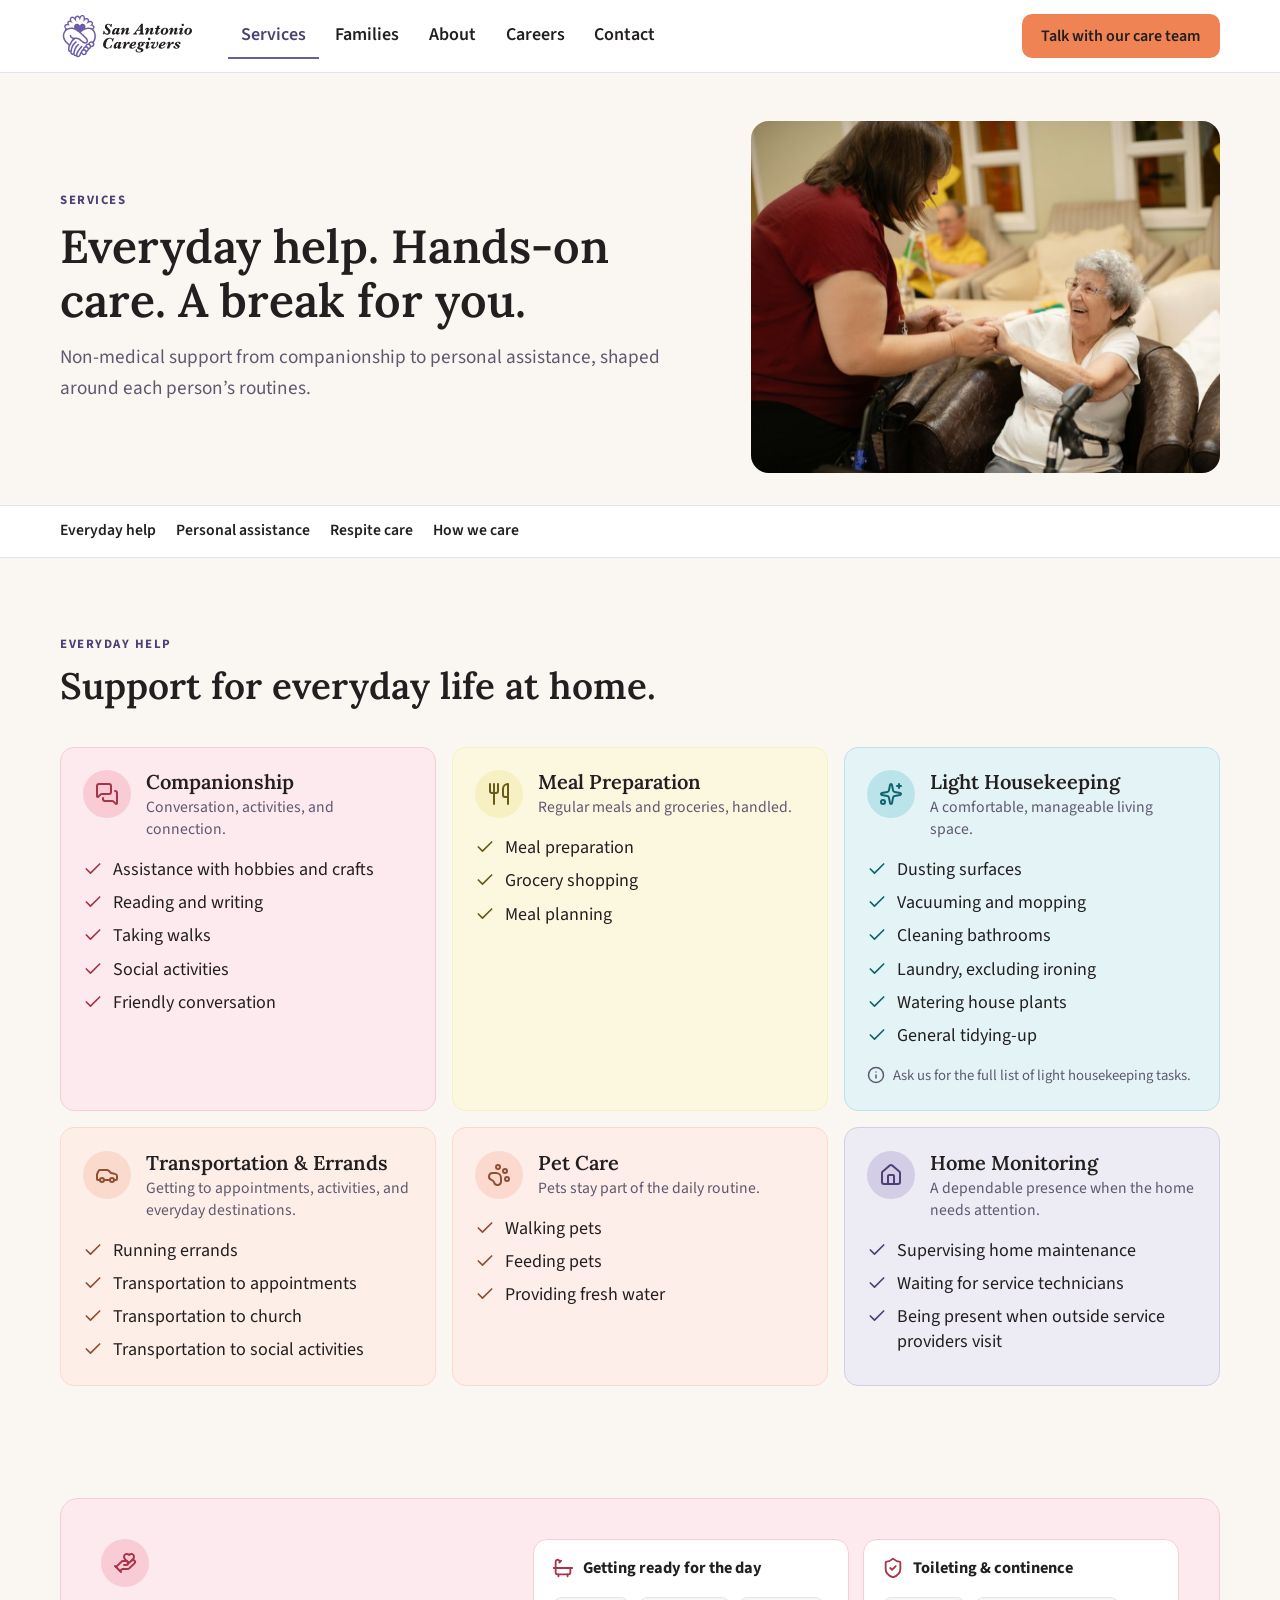
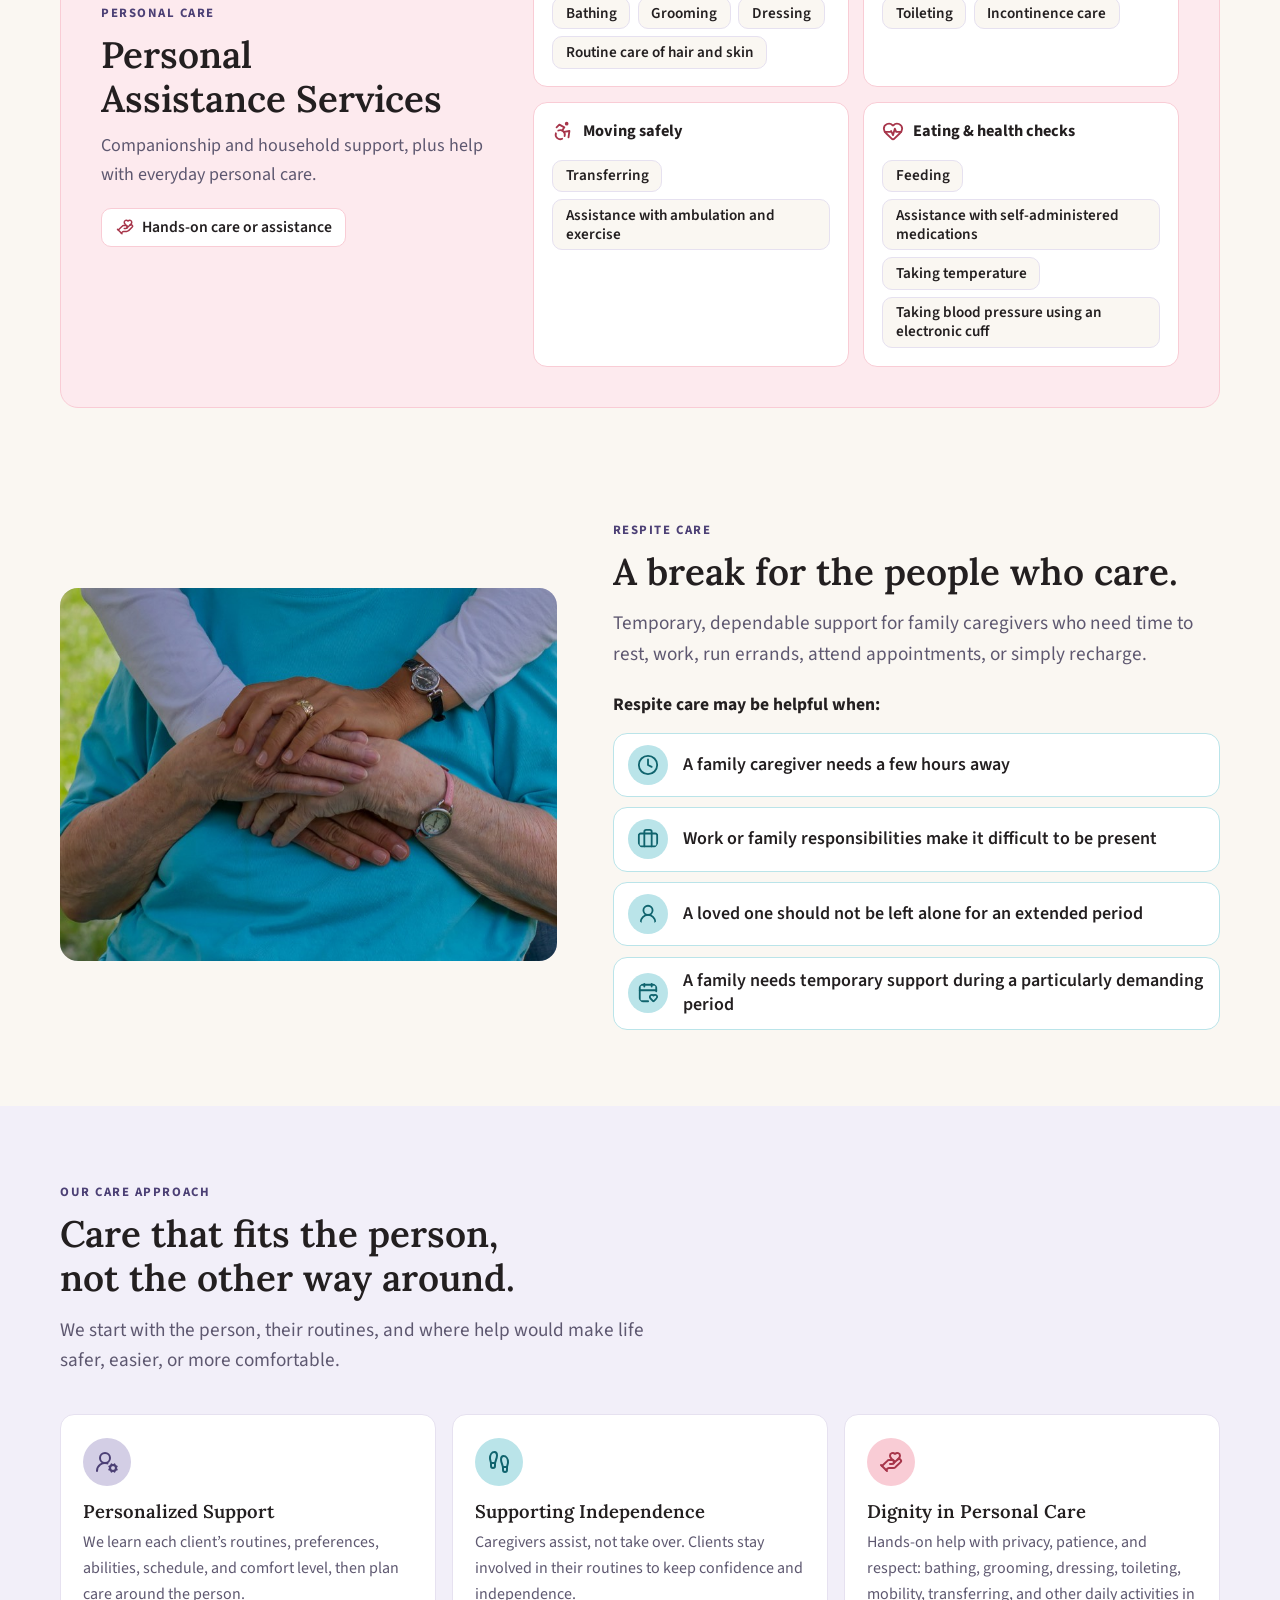
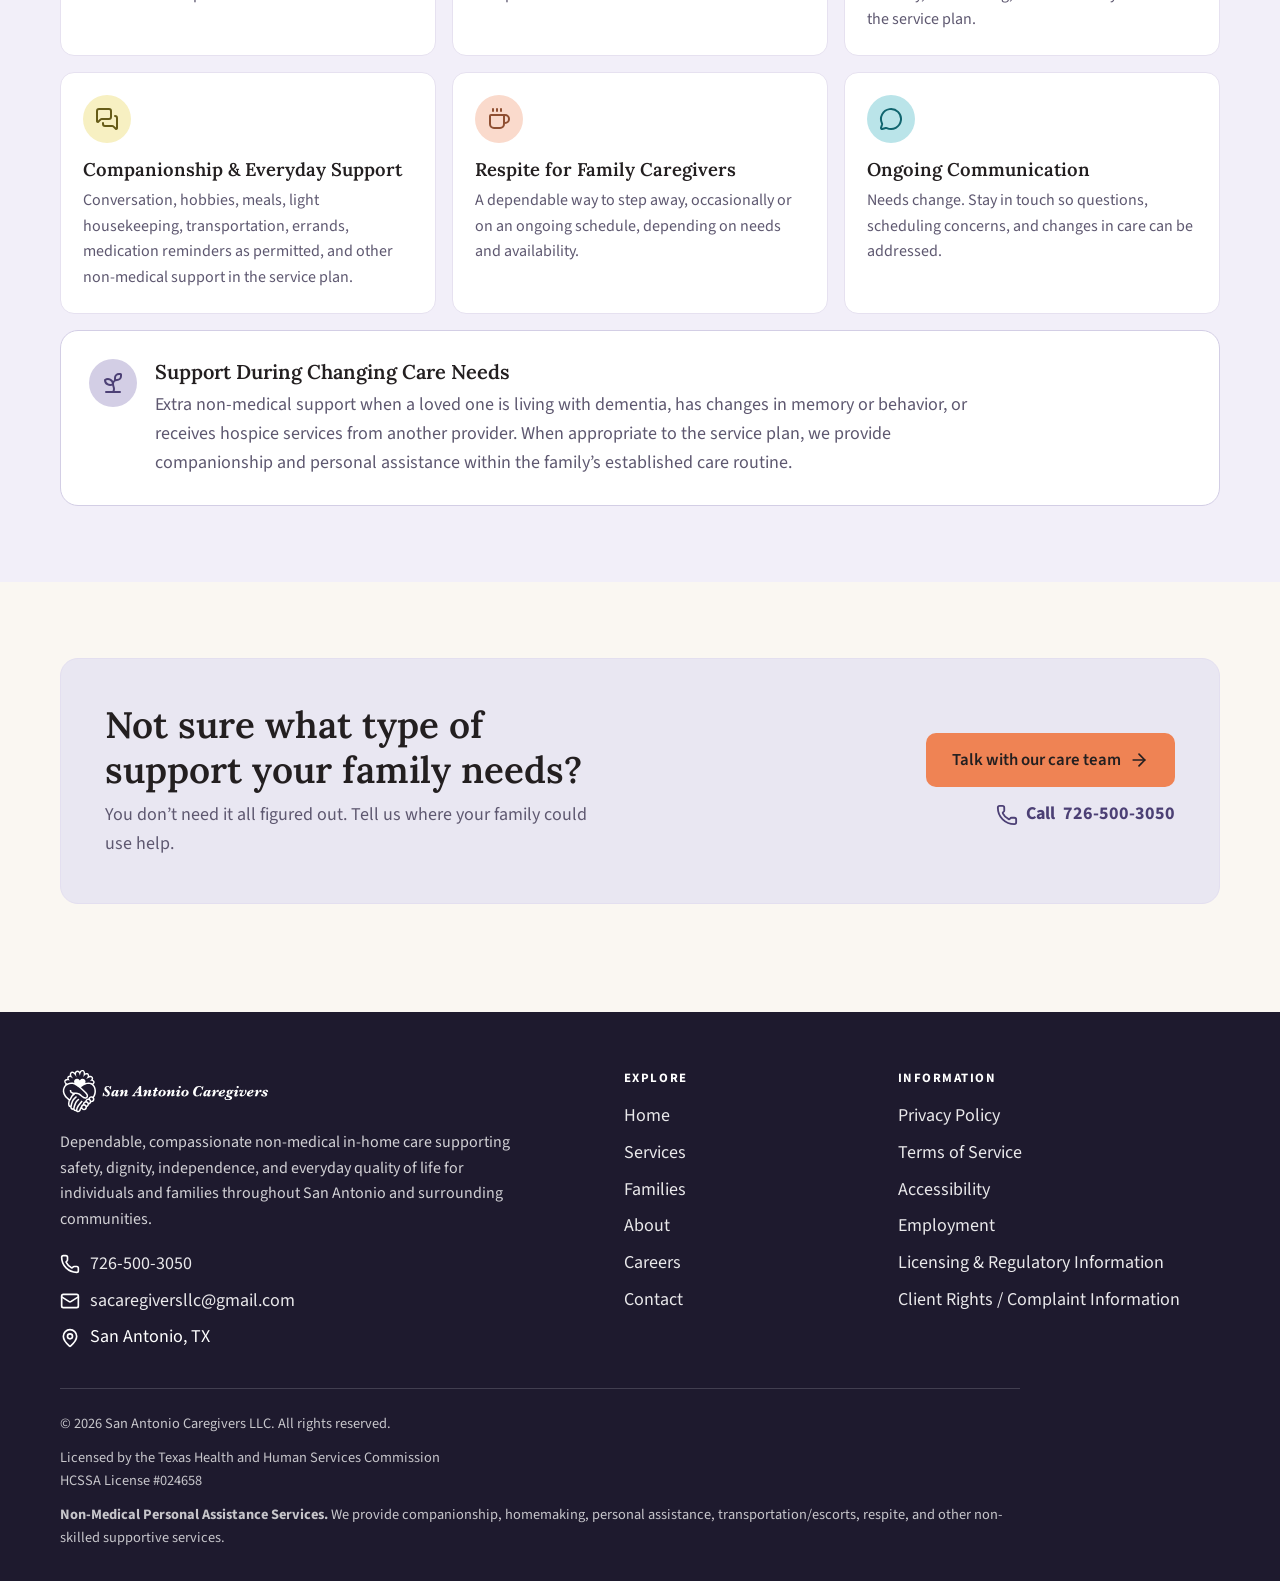
<file: services.html>
<!doctype html>
<html lang="en">
<head>
<meta charset="utf-8">
<meta name="viewport" content="width=device-width, initial-scale=1">
<title>Services · San Antonio Caregivers</title>
<meta name="description" content="Companionship, meal preparation, light housekeeping, transportation, pet care, home monitoring, personal assistance services, and respite care.">
<meta property="og:site_name" content="San Antonio Caregivers">
<meta property="og:type" content="website">
<meta property="og:title" content="Services · San Antonio Caregivers">
<meta property="og:description" content="Companionship, meal preparation, light housekeeping, transportation, pet care, home monitoring, personal assistance services, and respite care.">
<meta property="og:locale" content="en_US">
<meta property="og:url" content="https://sanantoniocare.com/services.html">
<meta property="og:image" content="https://sanantoniocare.com/assets/img/og-share.jpg">
<meta property="og:image:width" content="1200">
<meta property="og:image:height" content="630">
<meta property="og:image:alt" content="A caregiver leans in to talk with two older adults at a kitchen table.">
<meta name="twitter:card" content="summary_large_image">
<link rel="canonical" href="https://sanantoniocare.com/services.html">
<link rel="icon" href="assets/logo/favicon.svg" type="image/svg+xml">
<link rel="icon" href="assets/logo/favicon-48.png" type="image/png" sizes="48x48">
<link rel="apple-touch-icon" href="assets/logo/apple-touch-icon.png">
<link rel="preconnect" href="https://fonts.googleapis.com"><link rel="preconnect" href="https://fonts.gstatic.com" crossorigin>
<link rel="stylesheet" href="https://fonts.googleapis.com/css2?family=Lora:ital,wght@0,500;0,600;0,700;1,500;1,600&family=Source+Sans+3:wght@400;500;600;700&display=swap">
<link rel="stylesheet" href="assets/css/site.css">
</head>
<body>
<a class="skip" href="#main">Skip to content</a>
<header class="site-header" id="top"><div class="wrap bar">
  <a class="brand" href="index.html" aria-label="San Antonio Caregivers, home"><img src="assets/logo/sac-lockup-color.svg" alt="San Antonio Caregivers LLC" width="140" height="47"></a>
  <nav class="nav" aria-label="Primary"><a href="services.html" class="is-current" aria-current="page">Services</a><a href="families.html">Families</a><a href="about.html">About</a><a href="careers.html">Careers</a><a href="contact.html">Contact</a></nav>
  <a class="btn btn-primary nav-cta" href="contact.html">Talk with our care team</a>
  <button class="menu-btn" type="button" aria-expanded="false" aria-controls="menu" data-menu-btn><span class="menu-open"><svg class="ic " aria-hidden="true" focusable="false"><use href="#i-menu"/></svg>Menu</span><span class="menu-close"><svg class="ic " aria-hidden="true" focusable="false"><use href="#i-x"/></svg>Close</span></button>
</div>
<div class="menu" id="menu" hidden><div class="wrap"><a class="menu-link" href="services.html"><span>Services</span><svg class="ic " aria-hidden="true" focusable="false"><use href="#i-arrow-right"/></svg></a><a class="menu-link" href="families.html"><span>Families</span><svg class="ic " aria-hidden="true" focusable="false"><use href="#i-arrow-right"/></svg></a><a class="menu-link" href="about.html"><span>About</span><svg class="ic " aria-hidden="true" focusable="false"><use href="#i-arrow-right"/></svg></a><a class="menu-link" href="careers.html"><span>Careers</span><svg class="ic " aria-hidden="true" focusable="false"><use href="#i-arrow-right"/></svg></a><a class="menu-link" href="contact.html"><span>Contact</span><svg class="ic " aria-hidden="true" focusable="false"><use href="#i-arrow-right"/></svg></a><a class="btn btn-primary btn-lg menu-cta" href="contact.html">Talk with our care team <svg class="ic " aria-hidden="true" focusable="false"><use href="#i-arrow-right"/></svg></a></div></div>
</header>
<main id="main">

<section class="page-hero"><div class="wrap page-hero-grid">
    <div class="page-hero-copy">
      <p class="eyebrow">Services</p>
      <h1 class="h1">Everyday help. <span class="nb">Hands-on</span> care. A break for you.</h1>
      <p class="lead">Non-medical support from companionship to personal assistance, shaped around each person’s routines.</p>
      
    </div>
    <div class="page-hero-art"><figure class="rect-photo"><img class="" src="assets/img/care-1-lg.jpg" srcset="assets/img/care-1-sm.jpg 760w, assets/img/care-1-lg.jpg 1600w" sizes="(min-width: 960px) 460px, 92vw" width="1600" height="1066" alt="A caregiver and an older woman laughing and holding hands." fetchpriority="high" decoding="async" style="object-position:50% 30%"></figure></div>
  </div></section>
<nav class="subnav" aria-label="On this page"><div class="wrap"><a href="#everyday">Everyday help</a><a href="#personal-assistance">Personal assistance</a><a href="#respite">Respite care</a><a href="#approach">How we care</a></div></nav>

<section class="section" id="everyday"><div class="wrap">
  <div class="sechead"><div><p class="eyebrow">Everyday help</p><h2 class="h2">Support for everyday life at home.</h2></div></div>
  <div class="svc-grid"><article class="svc t-pink" id="companionship">
    <header><span class="chip-ic"><svg class="ic " aria-hidden="true" focusable="false"><use href="#i-messages-square"/></svg></span><div><h3>Companionship</h3><p>Conversation, activities, and connection.</p></div></header>
    <ul class="checks "><li><svg class="ic " aria-hidden="true" focusable="false"><use href="#i-check"/></svg><span>Assistance with hobbies and crafts</span></li><li><svg class="ic " aria-hidden="true" focusable="false"><use href="#i-check"/></svg><span>Reading and writing</span></li><li><svg class="ic " aria-hidden="true" focusable="false"><use href="#i-check"/></svg><span>Taking walks</span></li><li><svg class="ic " aria-hidden="true" focusable="false"><use href="#i-check"/></svg><span>Social activities</span></li><li><svg class="ic " aria-hidden="true" focusable="false"><use href="#i-check"/></svg><span>Friendly conversation</span></li></ul>
    
  </article><article class="svc t-yellow" id="meals">
    <header><span class="chip-ic"><svg class="ic " aria-hidden="true" focusable="false"><use href="#i-utensils"/></svg></span><div><h3>Meal Preparation</h3><p>Regular meals and groceries, handled.</p></div></header>
    <ul class="checks "><li><svg class="ic " aria-hidden="true" focusable="false"><use href="#i-check"/></svg><span>Meal preparation</span></li><li><svg class="ic " aria-hidden="true" focusable="false"><use href="#i-check"/></svg><span>Grocery shopping</span></li><li><svg class="ic " aria-hidden="true" focusable="false"><use href="#i-check"/></svg><span>Meal planning</span></li></ul>
    
  </article><article class="svc t-teal" id="housekeeping">
    <header><span class="chip-ic"><svg class="ic " aria-hidden="true" focusable="false"><use href="#i-sparkles"/></svg></span><div><h3>Light Housekeeping</h3><p>A comfortable, manageable living space.</p></div></header>
    <ul class="checks "><li><svg class="ic " aria-hidden="true" focusable="false"><use href="#i-check"/></svg><span>Dusting surfaces</span></li><li><svg class="ic " aria-hidden="true" focusable="false"><use href="#i-check"/></svg><span>Vacuuming and mopping</span></li><li><svg class="ic " aria-hidden="true" focusable="false"><use href="#i-check"/></svg><span>Cleaning bathrooms</span></li><li><svg class="ic " aria-hidden="true" focusable="false"><use href="#i-check"/></svg><span>Laundry, excluding ironing</span></li><li><svg class="ic " aria-hidden="true" focusable="false"><use href="#i-check"/></svg><span>Watering house plants</span></li><li><svg class="ic " aria-hidden="true" focusable="false"><use href="#i-check"/></svg><span>General tidying-up</span></li></ul>
    <p class="svc-note"><svg class="ic " aria-hidden="true" focusable="false"><use href="#i-info"/></svg>Ask us for the full list of light housekeeping tasks.</p>
  </article><article class="svc t-orange" id="transport">
    <header><span class="chip-ic"><svg class="ic " aria-hidden="true" focusable="false"><use href="#i-car"/></svg></span><div><h3>Transportation &amp; Errands</h3><p>Getting to appointments, activities, and everyday destinations.</p></div></header>
    <ul class="checks "><li><svg class="ic " aria-hidden="true" focusable="false"><use href="#i-check"/></svg><span>Running errands</span></li><li><svg class="ic " aria-hidden="true" focusable="false"><use href="#i-check"/></svg><span>Transportation to appointments</span></li><li><svg class="ic " aria-hidden="true" focusable="false"><use href="#i-check"/></svg><span>Transportation to church</span></li><li><svg class="ic " aria-hidden="true" focusable="false"><use href="#i-check"/></svg><span>Transportation to social activities</span></li></ul>
    
  </article><article class="svc t-peach" id="pets">
    <header><span class="chip-ic"><svg class="ic " aria-hidden="true" focusable="false"><use href="#i-paw-print"/></svg></span><div><h3>Pet Care</h3><p>Pets stay part of the daily routine.</p></div></header>
    <ul class="checks "><li><svg class="ic " aria-hidden="true" focusable="false"><use href="#i-check"/></svg><span>Walking pets</span></li><li><svg class="ic " aria-hidden="true" focusable="false"><use href="#i-check"/></svg><span>Feeding pets</span></li><li><svg class="ic " aria-hidden="true" focusable="false"><use href="#i-check"/></svg><span>Providing fresh water</span></li></ul>
    
  </article><article class="svc t-purple" id="monitoring">
    <header><span class="chip-ic"><svg class="ic " aria-hidden="true" focusable="false"><use href="#i-house"/></svg></span><div><h3>Home Monitoring</h3><p>A dependable presence when the home needs attention.</p></div></header>
    <ul class="checks "><li><svg class="ic " aria-hidden="true" focusable="false"><use href="#i-check"/></svg><span>Supervising home maintenance</span></li><li><svg class="ic " aria-hidden="true" focusable="false"><use href="#i-check"/></svg><span>Waiting for service technicians</span></li><li><svg class="ic " aria-hidden="true" focusable="false"><use href="#i-check"/></svg><span>Being present when outside service providers visit</span></li></ul>
    
  </article></div>
</div></section>

<section class="section section-tight" id="personal-assistance"><div class="wrap"><div class="pas t-pink">
  <div class="pas-intro"><span class="chip-ic"><svg class="ic " aria-hidden="true" focusable="false"><use href="#i-hand-heart"/></svg></span><p class="eyebrow">Personal care</p><h2 class="h2">Personal Assistance Services</h2><p>Companionship and household support, plus help with everyday personal care.</p><p class="pas-extra"><svg class="ic " aria-hidden="true" focusable="false"><use href="#i-hand-heart"/></svg> Hands-on care or assistance</p></div>
  <div class="pas-groups"><div class="pas-group"><h3><svg class="ic " aria-hidden="true" focusable="false"><use href="#i-bath"/></svg>Getting ready for the day</h3><ul class="chips"><li class="chip">Bathing</li><li class="chip">Grooming</li><li class="chip">Dressing</li><li class="chip">Routine care of hair and skin</li></ul></div><div class="pas-group"><h3><svg class="ic " aria-hidden="true" focusable="false"><use href="#i-shield-check"/></svg>Toileting &amp; continence</h3><ul class="chips"><li class="chip">Toileting</li><li class="chip">Incontinence care</li></ul></div><div class="pas-group"><h3><svg class="ic " aria-hidden="true" focusable="false"><use href="#i-accessibility"/></svg>Moving safely</h3><ul class="chips"><li class="chip">Transferring</li><li class="chip">Assistance with ambulation and exercise</li></ul></div><div class="pas-group"><h3><svg class="ic " aria-hidden="true" focusable="false"><use href="#i-heart-pulse"/></svg>Eating &amp; health checks</h3><ul class="chips"><li class="chip">Feeding</li><li class="chip">Assistance with self-administered medications</li><li class="chip">Taking temperature</li><li class="chip">Taking blood pressure using an electronic cuff</li></ul></div></div>
</div></div></section>

<section class="section" id="respite"><div class="wrap respite-grid">
  <figure class="rect-photo"><img class="" src="assets/img/care-3-lg.jpg" srcset="assets/img/care-3-sm.jpg 760w, assets/img/care-3-lg.jpg 1600w" sizes="(min-width: 960px) 460px, 92vw" width="1600" height="1200" alt="A caregiver’s hands resting gently over an older person’s hands." loading="lazy" decoding="async" style="object-position:45% 50%"></figure>
  <div>
    <p class="eyebrow">Respite care</p>
    <h2 class="h2">A break for the people who care.</h2>
    <p class="lead">Temporary, dependable support for family caregivers who need time to rest, work, run errands, attend appointments, or simply recharge.</p>
    <h3 class="h4">Respite care may be helpful when:</h3>
    <ul class="when"><li><svg class="ic " aria-hidden="true" focusable="false"><use href="#i-clock"/></svg><span>A family caregiver needs a few hours away</span></li><li><svg class="ic " aria-hidden="true" focusable="false"><use href="#i-briefcase"/></svg><span>Work or family responsibilities make it difficult to be present</span></li><li><svg class="ic " aria-hidden="true" focusable="false"><use href="#i-user-round"/></svg><span>A loved one should not be left alone for an extended period</span></li><li><svg class="ic " aria-hidden="true" focusable="false"><use href="#i-calendar-heart"/></svg><span>A family needs temporary support during a particularly demanding period</span></li></ul>
  </div>
</div></section>

<section class="section section-tint" id="approach"><div class="wrap">
  <div class="sechead"><div><p class="eyebrow">Our care approach</p><h2 class="h2">Care that fits the person, not the other way around.</h2><p class="lead">We start with the person, their routines, and where help would make life safer, easier, or more comfortable.</p></div></div>
  <div class="approach"><article class="ap"><span class="chip-ic t-purple"><svg class="ic " aria-hidden="true" focusable="false"><use href="#i-user-round-cog"/></svg></span><h3>Personalized Support</h3><p>We learn each client’s routines, preferences, abilities, schedule, and comfort level, then plan care around the person.</p></article><article class="ap"><span class="chip-ic t-teal"><svg class="ic " aria-hidden="true" focusable="false"><use href="#i-footprints"/></svg></span><h3>Supporting Independence</h3><p>Caregivers assist, not take over. Clients stay involved in their routines to keep confidence and independence.</p></article><article class="ap"><span class="chip-ic t-pink"><svg class="ic " aria-hidden="true" focusable="false"><use href="#i-hand-heart"/></svg></span><h3>Dignity in Personal Care</h3><p>Hands-on help with privacy, patience, and respect: bathing, grooming, dressing, toileting, mobility, transferring, and other daily activities in the service plan.</p></article><article class="ap"><span class="chip-ic t-yellow"><svg class="ic " aria-hidden="true" focusable="false"><use href="#i-messages-square"/></svg></span><h3>Companionship &amp; Everyday Support</h3><p>Conversation, hobbies, meals, light housekeeping, transportation, errands, medication reminders as permitted, and other non-medical support in the service plan.</p></article><article class="ap"><span class="chip-ic t-orange"><svg class="ic " aria-hidden="true" focusable="false"><use href="#i-coffee"/></svg></span><h3>Respite for Family Caregivers</h3><p>A dependable way to step away, occasionally or on an ongoing schedule, depending on needs and availability.</p></article><article class="ap"><span class="chip-ic t-teal"><svg class="ic " aria-hidden="true" focusable="false"><use href="#i-message-circle"/></svg></span><h3>Ongoing Communication</h3><p>Needs change. Stay in touch so questions, scheduling concerns, and changes in care can be addressed.</p></article></div>
  <article class="ap-callout"><span class="chip-ic t-purple"><svg class="ic " aria-hidden="true" focusable="false"><use href="#i-sprout"/></svg></span><div><h3>Support During Changing Care Needs</h3><p>Extra non-medical support when a loved one is living with dementia, has changes in memory or behavior, or receives hospice services from another provider. When appropriate to the service plan, we provide companionship and personal assistance within the family’s established care routine.</p></div></article>
</div></section>

<section class="section"><div class="wrap"><div class="cta-band">
  <div class="cta-copy"><h2 class="h2">Not sure what type of support your family needs?</h2><p>You don’t need it all figured out. Tell us where your family could use help.</p></div>
  <div class="cta-actions"><a class="btn btn-primary btn-lg" href="contact.html">Talk with our care team <svg class="ic " aria-hidden="true" focusable="false"><use href="#i-arrow-right"/></svg></a><p class="cta-phone"><svg class="ic " aria-hidden="true" focusable="false"><use href="#i-phone"/></svg> Call <a href="tel:+17265003050">726-500-3050</a></p></div>
</div></div></section>
</main>
<footer class="site-footer"><div class="wrap">
  <div class="foot-grid">
    <div class="foot-brand">
      <img src="assets/logo/sac-lockup-horizontal-white.svg" alt="San Antonio Caregivers LLC" width="220" height="48">
      <p>Dependable, compassionate non-medical in-home care supporting safety, dignity, independence, and everyday quality of life for individuals and families throughout San Antonio and surrounding communities.</p>
      <ul class="foot-contact">
        <li><svg class="ic " aria-hidden="true" focusable="false"><use href="#i-phone"/></svg><span><a href="tel:+17265003050">726-500-3050</a></span></li>
        <li><svg class="ic " aria-hidden="true" focusable="false"><use href="#i-mail"/></svg><span><a href="mailto:sacaregiversllc@gmail.com">sacaregiversllc@gmail.com</a></span></li>
        <li><svg class="ic " aria-hidden="true" focusable="false"><use href="#i-map-pin"/></svg><span>San Antonio, TX</span></li>
      </ul>
    </div>
    <div><p class="foot-h">Explore</p><ul><li><a href="index.html">Home</a></li><li><a href="services.html">Services</a></li><li><a href="families.html">Families</a></li><li><a href="about.html">About</a></li><li><a href="careers.html">Careers</a></li><li><a href="contact.html">Contact</a></li></ul></div>
    <div><p class="foot-h">Information</p><ul>
      <li><a href="legal.html#privacy">Privacy Policy</a></li><li><a href="legal.html#terms">Terms of Service</a></li><li><a href="legal.html#accessibility">Accessibility</a></li><li><a href="careers.html">Employment</a></li><li><a href="legal.html#licensing">Licensing &amp; Regulatory Information</a></li><li><a href="legal.html#rights">Client Rights / Complaint Information</a></li></ul></div>
  </div>
  <div class="foot-legal">
    <p>&copy; 2026 San Antonio Caregivers LLC. All rights reserved.</p>
    <p>Licensed by the Texas Health and Human Services Commission<br>HCSSA License #024658</p>
    <p><strong>Non-Medical Personal Assistance Services.</strong> We provide companionship, homemaking, personal assistance, transportation/escorts, respite, and other non-skilled supportive services.</p>
  </div>
</div></footer>
<a class="sticky-cta btn btn-primary btn-lg" href="contact.html"><svg class="ic " aria-hidden="true" focusable="false"><use href="#i-message-circle"/></svg> Talk with our care team</a>
<svg width="0" height="0" style="position:absolute" aria-hidden="true" focusable="false"><defs><symbol id="i-accessibility" viewBox="0 0 24 24" fill="none" stroke="currentColor" stroke-width="2" stroke-linecap="round" stroke-linejoin="round"><circle cx="16" cy="4" r="1" /> <path d="m18 19 1-7-6 1" /> <path d="m5 8 3-3 5.5 3-2.36 3.5" /> <path d="M4.24 14.5a5 5 0 0 0 6.88 6" /> <path d="M13.76 17.5a5 5 0 0 0-6.88-6" /></symbol><symbol id="i-arrow-left" viewBox="0 0 24 24" fill="none" stroke="currentColor" stroke-width="2" stroke-linecap="round" stroke-linejoin="round"><path d="m12 19-7-7 7-7" /> <path d="M19 12H5" /></symbol><symbol id="i-arrow-right" viewBox="0 0 24 24" fill="none" stroke="currentColor" stroke-width="2" stroke-linecap="round" stroke-linejoin="round"><path d="M5 12h14" /> <path d="m12 5 7 7-7 7" /></symbol><symbol id="i-bath" viewBox="0 0 24 24" fill="none" stroke="currentColor" stroke-width="2" stroke-linecap="round" stroke-linejoin="round"><path d="M10 4 8 6" /> <path d="M17 19v2" /> <path d="M2 12h20" /> <path d="M7 19v2" /> <path d="M9 5 7.621 3.621A2.121 2.121 0 0 0 4 5v12a2 2 0 0 0 2 2h12a2 2 0 0 0 2-2v-5" /></symbol><symbol id="i-briefcase" viewBox="0 0 24 24" fill="none" stroke="currentColor" stroke-width="2" stroke-linecap="round" stroke-linejoin="round"><path d="M16 20V4a2 2 0 0 0-2-2h-4a2 2 0 0 0-2 2v16" /> <rect width="20" height="14" x="2" y="6" rx="2" /></symbol><symbol id="i-calendar-heart" viewBox="0 0 24 24" fill="none" stroke="currentColor" stroke-width="2" stroke-linecap="round" stroke-linejoin="round"><path d="M12.127 21H5a2 2 0 01-2-2V5a2 2 0 012-2h14a2 2 0 012 2v5.125" /> <path d="M14.62 17.8A2.25 2.25 0 1118 14.836a2.25 2.25 0 113.38 2.966l-2.626 2.856a.998.998 0 01-1.507 0z" /> <path d="M16 2v3" /> <path d="M3 9h18" /> <path d="M8 2v3" /></symbol><symbol id="i-car" viewBox="0 0 24 24" fill="none" stroke="currentColor" stroke-width="2" stroke-linecap="round" stroke-linejoin="round"><path d="M19 17h2c.6 0 1-.4 1-1v-3c0-.9-.7-1.7-1.5-1.9C18.7 10.6 16 10 16 10s-1.3-1.4-2.2-2.3c-.5-.4-1.1-.7-1.8-.7H5c-.6 0-1.1.4-1.4.9l-1.4 2.9A3.7 3.7 0 0 0 2 12v4c0 .6.4 1 1 1h2" /> <circle cx="7" cy="17" r="2" /> <path d="M9 17h6" /> <circle cx="17" cy="17" r="2" /></symbol><symbol id="i-check" viewBox="0 0 24 24" fill="none" stroke="currentColor" stroke-width="2" stroke-linecap="round" stroke-linejoin="round"><path d="M20 6 9 17l-5-5" /></symbol><symbol id="i-clock" viewBox="0 0 24 24" fill="none" stroke="currentColor" stroke-width="2" stroke-linecap="round" stroke-linejoin="round"><circle cx="12" cy="12" r="10" /> <path d="M12 6v6l4 2" /></symbol><symbol id="i-coffee" viewBox="0 0 24 24" fill="none" stroke="currentColor" stroke-width="2" stroke-linecap="round" stroke-linejoin="round"><path d="M10 2v2" /> <path d="M14 2v2" /> <path d="M16 8a1 1 0 0 1 1 1v8a4 4 0 0 1-4 4H7a4 4 0 0 1-4-4V9a1 1 0 0 1 1-1h14a4 4 0 1 1 0 8h-1" /> <path d="M6 2v2" /></symbol><symbol id="i-footprints" viewBox="0 0 24 24" fill="none" stroke="currentColor" stroke-width="2" stroke-linecap="round" stroke-linejoin="round"><path d="M4 16v-2.38C4 11.5 2.97 10.5 3 8c.03-2.72 1.49-6 4.5-6C9.37 2 10 3.8 10 5.5c0 3.11-2 5.66-2 8.68V16a2 2 0 1 1-4 0Z" /> <path d="M20 20v-2.38c0-2.12 1.03-3.12 1-5.62-.03-2.72-1.49-6-4.5-6C14.63 6 14 7.8 14 9.5c0 3.11 2 5.66 2 8.68V20a2 2 0 1 0 4 0Z" /> <path d="M16 17h4" /> <path d="M4 13h4" /></symbol><symbol id="i-hand-heart" viewBox="0 0 24 24" fill="none" stroke="currentColor" stroke-width="2" stroke-linecap="round" stroke-linejoin="round"><path d="M11 14h2a2 2 0 0 0 0-4h-3c-.6 0-1.1.2-1.4.6L3 16" /> <path d="m14.45 13.39 5.05-4.694C20.196 8 21 6.85 21 5.75a2.75 2.75 0 0 0-4.797-1.837.276.276 0 0 1-.406 0A2.75 2.75 0 0 0 11 5.75c0 1.2.802 2.248 1.5 2.946L16 11.95" /> <path d="m2 15 6 6" /> <path d="m7 20 1.6-1.4c.3-.4.8-.6 1.4-.6h4c1.1 0 2.1-.4 2.8-1.2l4.6-4.4a1 1 0 0 0-2.75-2.91" /></symbol><symbol id="i-heart-pulse" viewBox="0 0 24 24" fill="none" stroke="currentColor" stroke-width="2" stroke-linecap="round" stroke-linejoin="round"><path d="M2 9.5a5.5 5.5 0 0 1 9.591-3.676.56.56 0 0 0 .818 0A5.49 5.49 0 0 1 22 9.5c0 2.29-1.5 4-3 5.5l-5.492 5.313a2 2 0 0 1-3 .019L5 15c-1.5-1.5-3-3.2-3-5.5" /> <path d="M3.22 13H9.5l.5-1 2 4.5 2-7 1.5 3.5h5.27" /></symbol><symbol id="i-house" viewBox="0 0 24 24" fill="none" stroke="currentColor" stroke-width="2" stroke-linecap="round" stroke-linejoin="round"><path d="M15 21v-8a1 1 0 0 0-1-1h-4a1 1 0 0 0-1 1v8" /> <path d="M3 10a2 2 0 0 1 .709-1.528l7-6a2 2 0 0 1 2.582 0l7 6A2 2 0 0 1 21 10v9a2 2 0 0 1-2 2H5a2 2 0 0 1-2-2z" /></symbol><symbol id="i-info" viewBox="0 0 24 24" fill="none" stroke="currentColor" stroke-width="2" stroke-linecap="round" stroke-linejoin="round"><circle cx="12" cy="12" r="10" /> <path d="M12 16v-4" /> <path d="M12 8h.01" /></symbol><symbol id="i-mail" viewBox="0 0 24 24" fill="none" stroke="currentColor" stroke-width="2" stroke-linecap="round" stroke-linejoin="round"><path d="m22 7-8.991 5.727a2 2 0 0 1-2.009 0L2 7" /> <rect x="2" y="4" width="20" height="16" rx="2" /></symbol><symbol id="i-map-pin" viewBox="0 0 24 24" fill="none" stroke="currentColor" stroke-width="2" stroke-linecap="round" stroke-linejoin="round"><path d="M20 10c0 4.993-5.539 10.193-7.399 11.799a1 1 0 0 1-1.202 0C9.539 20.193 4 14.993 4 10a8 8 0 0 1 16 0" /> <circle cx="12" cy="10" r="3" /></symbol><symbol id="i-menu" viewBox="0 0 24 24" fill="none" stroke="currentColor" stroke-width="2" stroke-linecap="round" stroke-linejoin="round"><path d="M4 5h16" /> <path d="M4 12h16" /> <path d="M4 19h16" /></symbol><symbol id="i-message-circle" viewBox="0 0 24 24" fill="none" stroke="currentColor" stroke-width="2" stroke-linecap="round" stroke-linejoin="round"><path d="M2.992 16.342a2 2 0 0 1 .094 1.167l-1.065 3.29a1 1 0 0 0 1.236 1.168l3.413-.998a2 2 0 0 1 1.099.092 10 10 0 1 0-4.777-4.719" /></symbol><symbol id="i-messages-square" viewBox="0 0 24 24" fill="none" stroke="currentColor" stroke-width="2" stroke-linecap="round" stroke-linejoin="round"><path d="M16 10a2 2 0 0 1-2 2H6.828a2 2 0 0 0-1.414.586l-2.202 2.202A.71.71 0 0 1 2 14.286V4a2 2 0 0 1 2-2h10a2 2 0 0 1 2 2z" /> <path d="M20 9a2 2 0 0 1 2 2v10.286a.71.71 0 0 1-1.212.502l-2.202-2.202A2 2 0 0 0 17.172 19H10a2 2 0 0 1-2-2v-1" /></symbol><symbol id="i-paw-print" viewBox="0 0 24 24" fill="none" stroke="currentColor" stroke-width="2" stroke-linecap="round" stroke-linejoin="round"><circle cx="11" cy="4" r="2" /> <circle cx="18" cy="8" r="2" /> <circle cx="20" cy="16" r="2" /> <path d="M9 10a5 5 0 0 1 5 5v3.5a3.5 3.5 0 0 1-6.84 1.045Q6.52 17.48 4.46 16.84A3.5 3.5 0 0 1 5.5 10Z" /></symbol><symbol id="i-phone" viewBox="0 0 24 24" fill="none" stroke="currentColor" stroke-width="2" stroke-linecap="round" stroke-linejoin="round"><path d="M13.832 16.568a1 1 0 0 0 1.213-.303l.355-.465A2 2 0 0 1 17 15h3a2 2 0 0 1 2 2v3a2 2 0 0 1-2 2A18 18 0 0 1 2 4a2 2 0 0 1 2-2h3a2 2 0 0 1 2 2v3a2 2 0 0 1-.8 1.6l-.468.351a1 1 0 0 0-.292 1.233 14 14 0 0 0 6.392 6.384" /></symbol><symbol id="i-shield-check" viewBox="0 0 24 24" fill="none" stroke="currentColor" stroke-width="2" stroke-linecap="round" stroke-linejoin="round"><path d="M20 13c0 5-3.5 7.5-7.66 8.95a1 1 0 0 1-.67-.01C7.5 20.5 4 18 4 13V6a1 1 0 0 1 1-1c2 0 4.5-1.2 6.24-2.72a1.17 1.17 0 0 1 1.52 0C14.51 3.81 17 5 19 5a1 1 0 0 1 1 1z" /> <path d="m9 12 2 2 4-4" /></symbol><symbol id="i-sparkles" viewBox="0 0 24 24" fill="none" stroke="currentColor" stroke-width="2" stroke-linecap="round" stroke-linejoin="round"><path d="M11.017 2.814a1 1 0 0 1 1.966 0l1.051 5.558a2 2 0 0 0 1.594 1.594l5.558 1.051a1 1 0 0 1 0 1.966l-5.558 1.051a2 2 0 0 0-1.594 1.594l-1.051 5.558a1 1 0 0 1-1.966 0l-1.051-5.558a2 2 0 0 0-1.594-1.594l-5.558-1.051a1 1 0 0 1 0-1.966l5.558-1.051a2 2 0 0 0 1.594-1.594z" /> <path d="M20 2v4" /> <path d="M22 4h-4" /> <circle cx="4" cy="20" r="2" /></symbol><symbol id="i-sprout" viewBox="0 0 24 24" fill="none" stroke="currentColor" stroke-width="2" stroke-linecap="round" stroke-linejoin="round"><path d="M14 9.536V7a4 4 0 0 1 4-4h1.5a.5.5 0 0 1 .5.5V5a4 4 0 0 1-4 4 4 4 0 0 0-4 4c0 2 1 3 1 5a5 5 0 0 1-1 3" /> <path d="M4 9a5 5 0 0 1 8 4 5 5 0 0 1-8-4" /> <path d="M5 21h14" /></symbol><symbol id="i-user-round" viewBox="0 0 24 24" fill="none" stroke="currentColor" stroke-width="2" stroke-linecap="round" stroke-linejoin="round"><circle cx="12" cy="8" r="5" /> <path d="M20 21a8 8 0 0 0-16 0" /></symbol><symbol id="i-user-round-cog" viewBox="0 0 24 24" fill="none" stroke="currentColor" stroke-width="2" stroke-linecap="round" stroke-linejoin="round"><path d="m14.305 19.53.923-.382" /> <path d="m15.228 16.852-.923-.383" /> <path d="m16.852 15.228-.383-.923" /> <path d="m16.852 20.772-.383.924" /> <path d="m19.148 15.228.383-.923" /> <path d="m19.53 21.696-.382-.924" /> <path d="M2 21a8 8 0 0 1 10.434-7.62" /> <path d="m20.772 16.852.924-.383" /> <path d="m20.772 19.148.924.383" /> <circle cx="10" cy="8" r="5" /> <circle cx="18" cy="18" r="3" /></symbol><symbol id="i-utensils" viewBox="0 0 24 24" fill="none" stroke="currentColor" stroke-width="2" stroke-linecap="round" stroke-linejoin="round"><path d="M3 2v7c0 1.1.9 2 2 2h4a2 2 0 0 0 2-2V2" /> <path d="M7 2v20" /> <path d="M21 15V2a5 5 0 0 0-5 5v6c0 1.1.9 2 2 2h3Zm0 0v7" /></symbol><symbol id="i-x" viewBox="0 0 24 24" fill="none" stroke="currentColor" stroke-width="2" stroke-linecap="round" stroke-linejoin="round"><path d="M18 6 6 18" /> <path d="m6 6 12 12" /></symbol></defs></svg>
<script src="assets/js/site.js" defer></script>
</body>
</html>
</file>
<file: assets/css/site.css>
/* San Antonio Caregivers — site styles
   The brand's own serif and sans, soft tints instead of saturated blocks, simple rounded
   rectangles for photos. Colors come from the SAC brand palette; tints are brand colors
   mixed with white, and icon colors are darker shades of the same hue so they stay
   readable. */

:root {
  --cream: #faf7f2;
  --paper: #ffffff;
  --ink: #231f20;
  --ink-2: #5e5870;
  --plum: #1e1a2e;
  --purple: #6c5ca7;
  --purple-d: #4c4075;
  --orange: #ef8354;
  --lav: #e3dff0;
  --lav-l: #f2eff9;
  --line: #e6e1f0;
  --field: #8e86ab;

  --serif: 'Lora', Georgia, 'Times New Roman', serif;
  --sans: 'Source Sans 3', 'Segoe UI', -apple-system, BlinkMacSystemFont, system-ui, sans-serif;

  --r: 14px;
  --r-lg: 18px;
  --gutter: clamp(18px, 4vw, 40px);
  --shadow: 0 14px 30px -22px rgba(35, 31, 32, .45);
  color-scheme: light;
}

/* tint families: --t card background, --ic icon chip, --fg icon/accent text */
.t-pink { --t: #fdeaee; --ic: #f9ccd5; --fg: #a7354a; }
.t-yellow { --t: #fcf8e0; --ic: #f7f0c2; --fg: #665c18; }
.t-teal { --t: #e4f4f6; --ic: #bae4e9; --fg: #10646e; }
.t-orange { --t: #fdefe8; --ic: #fadacc; --fg: #8f4f32; }
.t-purple { --t: #edebf4; --ic: #d3cee5; --fg: #4c4075; }
.t-peach { --t: #fdeee9; --ic: #fbd9cf; --fg: #8f4f32; }

*, *::before, *::after { box-sizing: border-box; }
html { -webkit-text-size-adjust: 100%; scroll-behavior: smooth; background: var(--cream); }
body { margin: 0; font: 400 1.125rem/1.6 var(--sans); color: var(--ink); background: var(--cream); overflow-x: clip; padding-bottom: 92px; }
@media (min-width: 760px) { body { padding-bottom: 0; } }
img { max-width: 100%; height: auto; display: block; }
a { color: inherit; }
h1, h2, h3, h4, p, ul, ol, figure { margin: 0; }
ul, ol { padding: 0; list-style: none; }
[hidden] { display: none !important; }
.ic { width: 22px; height: 22px; flex: none; }
.wrap { width: min(1160px, 100% - 2 * var(--gutter)); margin-inline: auto; }
:focus-visible { outline: 3px solid var(--purple-d); outline-offset: 3px; border-radius: 4px; }
.site-footer :focus-visible, .feature :focus-visible, .mission :focus-visible { outline-color: #fff; }
.skip { position: absolute; left: -999px; top: 0; background: var(--ink); color: #fff; padding: .75rem 1rem; z-index: 100; }
.skip:focus { left: 8px; top: 8px; }

/* ---------- type ---------- */
.display, .h1, .h2, .h3, .h4 { font-family: var(--serif); font-weight: 600; color: var(--ink); text-wrap: balance; }
.display { font-size: clamp(2.1rem, 4.6vw, 3.25rem); line-height: 1.14; }
.display em, .h1 em { font-style: italic; color: var(--purple-d); font-weight: 600; }
.h1 { font-size: clamp(2rem, 4.2vw, 2.9rem); line-height: 1.16; }
.h2 { font-size: clamp(1.65rem, 3.2vw, 2.3rem); line-height: 1.2; }
.h3 { font-size: 1.35rem; line-height: 1.25; }
.h4 { font-size: 1.1rem; line-height: 1.3; margin-top: 1.5rem; font-family: var(--sans); font-weight: 700; }
.lead { font-size: clamp(1.08rem, 1.7vw, 1.2rem); color: var(--ink-2); max-width: 38rem; margin-top: .9rem; }
.small { font-size: .95rem; color: var(--ink-2); margin-top: .75rem; max-width: 36rem; }
.eyebrow { font-size: .8rem; font-weight: 700; letter-spacing: .12em; text-transform: uppercase; color: var(--purple-d); margin-bottom: .6rem; }
.eyebrow.on-dark { color: #fff; }
.kicker { font-size: .85rem; font-weight: 700; letter-spacing: .1em; text-transform: uppercase; color: var(--purple-d); margin-bottom: .75rem; }
.support { margin-top: .9rem; color: var(--ink-2); max-width: 38rem; }

/* ---------- buttons ---------- */
.btn { display: inline-flex; align-items: center; justify-content: center; gap: .5rem; min-height: 48px; padding: .65rem 1.3rem; border-radius: 10px; border: 2px solid transparent; font: 600 1rem/1.15 var(--sans); text-decoration: none; cursor: pointer; text-align: center; transition: background-color .15s, border-color .15s; }
.btn .ic { width: 20px; height: 20px; }
.btn-lg { min-height: 54px; padding: .8rem 1.5rem; font-size: 1.05rem; }
.btn-block { width: 100%; }
.btn-primary { background: var(--orange); color: var(--ink); }
.btn-primary:hover { background: #e97540; }
.btn-purple { background: var(--purple); color: #fff; }
.btn-purple:hover { background: #5f4f97; }
.btn-light { background: #fff; color: var(--purple-d); }
.btn-light:hover { background: var(--lav-l); }
.btn-outline { background: transparent; border-color: var(--purple); color: var(--purple-d); }
.btn-outline:hover { background: var(--lav-l); }
.link-arrow { display: inline-flex; align-items: center; gap: .4rem; font-weight: 700; color: var(--purple-d); text-decoration: none; white-space: nowrap; }
.link-arrow:hover { text-decoration: underline; }
.link-arrow .ic { width: 18px; height: 18px; }
.actions { display: flex; flex-wrap: wrap; gap: .75rem; margin-top: 1.5rem; }

/* ---------- header ---------- */
.site-header { position: sticky; top: 0; z-index: 50; background: #fff; border-bottom: 1px solid var(--line); }
.bar { display: flex; align-items: center; gap: 1rem; min-height: 72px; }
.brand { display: block; margin-right: auto; }
.brand img { height: 46px; width: auto; }
.nav { display: none; gap: .25rem; }
.nav a { padding: .5rem .8rem; font-weight: 600; text-decoration: none; border-bottom: 2px solid transparent; }
.nav a:hover { border-bottom-color: var(--lav); }
.nav a.is-current { border-bottom-color: var(--purple); color: var(--purple-d); }
.nav-cta { display: none; }
.menu-btn { display: inline-flex; align-items: center; min-height: 46px; padding: .35rem .9rem; border-radius: 10px; border: 1.5px solid var(--purple); background: #fff; color: var(--purple-d); font: 600 1rem var(--sans); cursor: pointer; }
.menu-btn span { display: inline-flex; align-items: center; gap: .45rem; }
.menu-btn .menu-close, .menu-btn[aria-expanded="true"] .menu-open { display: none; }
.menu-btn[aria-expanded="true"] .menu-close { display: inline-flex; }
.menu { position: absolute; left: 0; right: 0; top: 100%; background: #fff; border-bottom: 1px solid var(--line); box-shadow: 0 24px 40px -24px rgba(35, 31, 32, .5); padding-block: .25rem 1.25rem; max-height: calc(100vh - 110px); overflow-y: auto; }
.menu-link { display: flex; align-items: center; justify-content: space-between; padding: 1rem .25rem; border-bottom: 1px solid var(--line); text-decoration: none; font: 600 1.35rem/1.2 var(--serif); }
.menu-link .ic { color: var(--purple); }
.menu-cta { width: 100%; margin-top: 1.1rem; }
@media (min-width: 1040px) {
  .nav { display: flex; }
  .nav-cta { display: inline-flex; min-height: 44px; padding-inline: 1.1rem; }
  .menu-btn, .menu { display: none !important; }
  .brand { margin-right: 1rem; }
  .nav { margin-right: auto; }
}

/* ---------- hero ---------- */
.hero { padding-block: clamp(1rem, 3vw, 2rem) 0; }
.h1-photo { border-radius: var(--r-lg); overflow: hidden; aspect-ratio: 4 / 3; background: var(--lav); }
.h1-photo img { width: 100%; height: 100%; object-fit: cover; }
.h1-card { position: relative; background: #fff; border: 1px solid var(--line); border-radius: var(--r-lg); padding: clamp(1.25rem, 3vw, 2.25rem); margin: -2.5rem .75rem 0; box-shadow: var(--shadow); }
.h1-row { display: grid; gap: 0; }
.h1-row .trust { margin: 1.5rem .25rem 0; border-top: 0; padding-top: 0; }
@media (min-width: 900px) {
  .h1-photo { aspect-ratio: 2.1 / 1; }
  .h1-row { grid-template-columns: minmax(0, 660px) 1fr; gap: 3rem; align-items: start; }
  .h1-card { margin: -7.5rem 0 0 2.5rem; }
  .h1-row .trust { margin: 1.5rem 0 0; }
  .h1-row .trust ul { flex-direction: column; gap: .7rem; }
}
.hero .lead { margin-top: 1rem; }
.trust { margin-top: 1.5rem; padding-top: 1.1rem; border-top: 1px solid var(--line); }
.trust-h { font: 700 1rem var(--sans); }
.trust ul { display: flex; flex-wrap: wrap; gap: .5rem 2rem; margin-top: .6rem; }
.trust li { display: flex; align-items: center; gap: .55rem; color: var(--ink-2); font-size: 1rem; }
.trust .ic { color: var(--purple); }
.hero-wrap { padding-bottom: clamp(1rem, 3vw, 2rem); }

/* ---------- sections ---------- */
.section { padding-block: clamp(2.75rem, 6vw, 4.75rem); }
.section-tight { padding-block: clamp(1.25rem, 3vw, 2.25rem); }
.section-tint { background: var(--lav-l); }
.sechead { display: flex; justify-content: space-between; align-items: flex-end; flex-wrap: wrap; gap: 1rem 2rem; margin-bottom: clamp(1.4rem, 3.5vw, 2.4rem); }
.sechead > div { max-width: 44rem; }
.chip-ic { display: inline-grid; place-items: center; width: 48px; height: 48px; border-radius: 50%; background: var(--ic); color: var(--fg); flex: none; }
.chip-ic .ic { width: 24px; height: 24px; }

/* tiles (home) */
.tiles { display: grid; gap: .75rem; grid-template-columns: repeat(2, 1fr); }
.tile { display: flex; flex-direction: column; gap: .3rem; min-height: 200px; padding: 1.1rem; border-radius: var(--r); background: var(--t); border: 1px solid var(--ic); text-decoration: none; transition: border-color .15s, box-shadow .15s; }
.tile:hover { border-color: var(--fg); box-shadow: var(--shadow); }
.tile-t { font: 600 1.15rem/1.2 var(--serif); margin-top: .9rem; }
.tile-l { font-size: .95rem; line-height: 1.4; color: var(--ink-2); }
.tile-go { margin-top: auto; padding-top: .6rem; color: var(--fg); }
.tile-go .ic { width: 20px; height: 20px; }
@media (min-width: 760px) { .tiles { grid-template-columns: repeat(4, 1fr); gap: 1rem; } .tile { padding: 1.25rem; min-height: 215px; } }

.promises { display: grid; gap: 1.5rem 1rem; grid-template-columns: repeat(2, 1fr); margin-top: 1.75rem; }
.promise .chip-ic { margin-bottom: .8rem; }
.promise h3 { font: 600 1.15rem/1.25 var(--serif); }
.promise p { margin-top: .35rem; color: var(--ink-2); font-size: 1rem; line-height: 1.45; }
@media (min-width: 900px) { .promises { grid-template-columns: repeat(4, 1fr); gap: 1.5rem; } }
@media (max-width: 520px) { .promise h3 { font-size: 1.05rem; } .promise p { font-size: .94rem; } }

.feature { display: grid; gap: 2rem; background: var(--purple); color: #fff; border-radius: var(--r-lg); padding: clamp(1.4rem, 4.5vw, 3rem); align-items: center; }
.feature .h2 { color: #fff; }
.feature-copy > p { color: #fff; margin-top: .9rem; max-width: 34rem; }
.feature-list { display: grid; gap: .65rem; margin: 1.4rem 0 1.75rem; }
.feature-list li { display: flex; align-items: center; gap: .7rem; font-weight: 600; }
.feature-art img { border-radius: 12px; aspect-ratio: 4 / 3.1; object-fit: cover; width: 100%; }
@media (min-width: 960px) { .feature { grid-template-columns: 1.05fr .95fr; gap: 3rem; } }

.steps { display: grid; gap: 1rem; grid-template-columns: repeat(auto-fit, minmax(min(100%, 270px), 1fr)); }
.step { background: var(--t); border: 1px solid var(--ic); border-radius: var(--r); padding: 1.5rem; }
.step-n { display: grid; place-items: center; width: 44px; height: 44px; border-radius: 50%; background: #fff; border: 1px solid var(--ic); color: var(--fg); font: 600 1.3rem/1 var(--serif); margin-bottom: .9rem; }
.step h3 { font: 600 1.25rem/1.25 var(--serif); }
.step p { margin-top: .5rem; color: var(--ink-2); font-size: 1.02rem; }
.steps-compact { grid-template-columns: repeat(auto-fit, minmax(min(100%, 240px), 1fr)); }
.steps-compact .step { display: flex; align-items: center; gap: .9rem; padding: 1rem 1.15rem; }
.steps-compact .step-n { margin: 0; }
.steps-compact .step h3 { font-size: 1.1rem; }
.steps-more { margin-top: 1.25rem; }

.chips { display: flex; flex-wrap: wrap; gap: .45rem; margin: 1.1rem 0; }
.chip { display: inline-flex; align-items: center; gap: .4rem; background: #fff; border: 1px solid var(--line); padding: .35rem .8rem; border-radius: 999px; font-weight: 600; font-size: .95rem; line-height: 1.25; }
.chip .ic { width: 16px; height: 16px; color: var(--purple); }
.chip-hi { background: var(--purple); border-color: var(--purple); color: #fff; }
.chip-hi .ic { color: #fff; }

/* careers band: soft yellow, photo shown as a plain rectangle */
.band { display: grid; gap: 1.5rem; align-items: center; background: #f8f2cd; border: 1px solid #efe6a8; border-radius: var(--r-lg); padding: clamp(1.1rem, 3.5vw, 2rem); }
.band-photo { border-radius: 12px; overflow: hidden; aspect-ratio: 1600 / 1131; background: var(--lav); }
.band-photo img { width: 100%; height: 100%; object-fit: cover; }
.band-copy p:not(.eyebrow) { margin: .7rem 0 1.4rem; max-width: 34rem; }
.band .eyebrow { color: #665c18; }
@media (min-width: 800px) { .band { grid-template-columns: 380px 1fr; gap: 2.5rem; } }

.cta-band { display: grid; gap: 1.25rem; align-items: center; background: #e9e7f2; border: 1px solid var(--lav); border-radius: var(--r-lg); padding: clamp(1.4rem, 4.5vw, 2.75rem); }
.cta-copy p { margin-top: .6rem; color: var(--ink-2); max-width: 32rem; }
.cta-actions { display: grid; gap: .8rem; justify-items: start; }
.cta-phone { display: flex; align-items: center; gap: .5rem; font-weight: 700; color: var(--purple-d); }
.cta-phone a { text-decoration: none; }
.cta-phone a:hover { text-decoration: underline; }
@media (min-width: 900px) { .cta-band { grid-template-columns: 1.4fr 1fr; gap: 3rem; } .cta-actions { justify-items: end; } }

/* ---------- page heroes ---------- */
.page-hero { padding-block: clamp(1.5rem, 4vw, 3rem) clamp(1rem, 2.5vw, 2rem); }
.page-hero-grid, .contact-grid { display: grid; gap: 2rem; align-items: center; }
.rect-photo { border-radius: var(--r-lg); overflow: hidden; background: var(--lav); }
.rect-photo img { width: 100%; aspect-ratio: 4 / 3; object-fit: cover; }
.page-hero-copy .actions { margin-top: 1.4rem; }
@media (min-width: 960px) { .page-hero-grid { grid-template-columns: 1.15fr .85fr; gap: 3.5rem; } .contact-grid { grid-template-columns: 1fr 1fr; gap: 3.5rem; align-items: start; } }

.subnav { position: sticky; top: 72px; z-index: 40; background: #fff; border-block: 1px solid var(--line); }
.subnav .wrap { display: flex; gap: 1.25rem; overflow-x: auto; scrollbar-width: none; }
.subnav a { white-space: nowrap; padding: .75rem 0; border-bottom: 2px solid transparent; font-weight: 600; text-decoration: none; font-size: .98rem; }
.subnav a:hover { border-bottom-color: var(--purple); color: var(--purple-d); }

/* ---------- services ---------- */
.svc-grid { display: grid; gap: 1rem; grid-template-columns: repeat(auto-fit, minmax(min(100%, 330px), 1fr)); }
.svc { background: var(--t); border: 1px solid var(--ic); border-radius: var(--r); padding: 1.4rem; scroll-margin-top: 150px; }
.svc header { display: flex; gap: .9rem; align-items: flex-start; margin-bottom: 1rem; }
.svc h3 { font: 600 1.25rem/1.2 var(--serif); }
.svc header p { color: var(--ink-2); font-size: .98rem; margin-top: .2rem; line-height: 1.4; }
.checks { display: grid; gap: .5rem; }
.checks li { display: flex; gap: .6rem; align-items: flex-start; line-height: 1.4; }
.checks .ic { width: 20px; height: 20px; color: var(--fg, var(--purple-d)); margin-top: 2px; }
.svc-note { display: flex; gap: .5rem; margin-top: 1rem; font-size: .92rem; color: var(--ink-2); }
.svc-note .ic { width: 18px; height: 18px; margin-top: 2px; }

.pas { display: grid; gap: 1.75rem; background: var(--t); border: 1px solid var(--ic); border-radius: var(--r-lg); padding: clamp(1.25rem, 4vw, 2.5rem); scroll-margin-top: 150px; }
.pas-intro .chip-ic { margin-bottom: 1rem; }
.pas-intro > p:not(.eyebrow):not(.pas-extra) { color: var(--ink-2); margin-top: .7rem; max-width: 28rem; }
.pas-extra { display: inline-flex; align-items: center; gap: .5rem; margin-top: 1.1rem; background: #fff; border: 1px solid var(--ic); color: var(--ink); padding: .4rem .85rem; border-radius: 10px; font-weight: 600; font-size: .98rem; }
.pas-extra .ic { width: 18px; height: 18px; color: var(--fg); }
.pas-groups { display: grid; gap: .9rem; grid-template-columns: repeat(auto-fit, minmax(min(100%, 250px), 1fr)); align-content: start; }
.pas-group { background: #fff; border: 1px solid var(--ic); border-radius: var(--r); padding: 1.1rem; }
.pas-group h3 { display: flex; align-items: center; gap: .55rem; font: 700 1.02rem/1.25 var(--sans); }
.pas-group h3 .ic { color: var(--fg); }
.pas-group .chips { margin-bottom: 0; }
.pas-group .chip { background: var(--cream); border-radius: 10px; }
@media (min-width: 1000px) { .pas { grid-template-columns: .85fr 1.4fr; gap: 2.5rem; } }

.respite-grid { display: grid; gap: 2rem; align-items: center; }
.when { display: grid; gap: .65rem; margin-top: 1rem; }
.when li { display: flex; align-items: center; gap: .9rem; background: #fff; border: 1px solid #bae4e9; border-radius: var(--r); padding: .7rem .9rem; font-weight: 600; line-height: 1.35; }
.when .ic { width: 40px; height: 40px; padding: 9px; border-radius: 50%; background: #bae4e9; color: #10646e; }
@media (min-width: 960px) { .respite-grid { grid-template-columns: .9fr 1.1fr; gap: 3.5rem; } }

.approach { display: grid; gap: 1rem; grid-template-columns: repeat(auto-fit, minmax(min(100%, 300px), 1fr)); }
.ap { background: #fff; border: 1px solid var(--line); border-radius: var(--r); padding: 1.4rem; }
.ap .chip-ic { margin-bottom: .9rem; }
.ap h3 { font: 600 1.15rem/1.25 var(--serif); }
.ap p { margin-top: .45rem; color: var(--ink-2); font-size: 1rem; }
.ap-callout { display: flex; gap: 1.1rem; align-items: flex-start; margin-top: 1rem; padding: clamp(1.2rem, 3.5vw, 1.75rem); border-radius: var(--r-lg); background: #fff; border: 1px solid #d3cee5; }
.ap-callout h3 { font: 600 1.25rem/1.25 var(--serif); }
.ap-callout p { margin-top: .45rem; color: var(--ink-2); max-width: 52rem; }
@media (max-width: 560px) { .ap-callout { flex-direction: column; } }

/* ---------- families / about / careers ---------- */
.gaps, .why { display: grid; gap: 1rem; grid-template-columns: 1fr; }
.gap { background: var(--t); border: 1px solid var(--ic); border-radius: var(--r); padding: 1.3rem; }
.gap .chip-ic { margin-bottom: .85rem; }
.gap h3 { font: 600 1.15rem/1.25 var(--serif); }
.gap p { margin-top: .4rem; color: var(--ink-2); font-size: 1rem; }
@media (min-width: 560px) { .gaps { grid-template-columns: repeat(2, 1fr); } .why { grid-template-columns: repeat(2, 1fr); } .why .gap:last-child { grid-column: 1 / -1; } }
@media (min-width: 900px) { .gaps { grid-template-columns: repeat(3, 1fr); } }
@media (min-width: 960px) { .why { grid-template-columns: repeat(6, 1fr); } .why .gap { grid-column: span 2; } .why .gap:nth-child(n+4) { grid-column: span 3; } }

.quote-panel { display: grid; gap: 1.25rem; background: #fcf8e0; border: 1px solid #f1e8b0; border-radius: var(--r-lg); padding: clamp(1.4rem, 4.5vw, 2.75rem); }
.q-ic { width: 40px; height: 40px; color: #665c18; }
.quote-panel .h3 { font-size: 1.4rem; }
.quote-panel p:not(.quote-big) { margin-top: .6rem; max-width: 34rem; color: var(--ink-2); }
.quote-big { font: 500 clamp(1.25rem, 2.5vw, 1.65rem)/1.4 var(--serif); font-style: italic; }
@media (min-width: 900px) { .quote-panel { grid-template-columns: 1fr 1fr; gap: 1.25rem 3rem; align-items: center; } .q-ic { grid-column: 1 / -1; } }

.faq-wrap { display: grid; gap: 2rem; }
.faq-wrap .btn { margin-top: 1.25rem; }
.faq-item { background: #fff; border: 1px solid var(--line); border-radius: 12px; margin-bottom: .6rem; }
.faq-item summary { display: flex; align-items: center; justify-content: space-between; gap: 1rem; padding: 1rem 1.15rem; font-weight: 700; font-size: 1.08rem; line-height: 1.35; cursor: pointer; list-style: none; }
.faq-item summary::-webkit-details-marker { display: none; }
.faq-plus { width: 22px; height: 22px; color: var(--purple); transition: transform .2s; }
.faq-item[open] .faq-plus { transform: rotate(45deg); }
.faq-item[open] { border-color: var(--purple); }
.faq-a { padding: 0 1.15rem 1.15rem; color: var(--ink-2); }
@media (min-width: 960px) { .faq-wrap { grid-template-columns: .8fr 1.2fr; gap: 3.5rem; } }

.mission { background: var(--purple); color: #fff; border-radius: var(--r-lg); padding: clamp(1.4rem, 4.5vw, 3rem); }
.mission-lead { font: 500 clamp(1.3rem, 2.7vw, 1.85rem)/1.4 var(--serif); max-width: 52rem; }
.pillars { display: grid; gap: .9rem; grid-template-columns: repeat(auto-fit, minmax(min(100%, 240px), 1fr)); margin-top: 1.75rem; }
.pillar { background: rgba(30, 26, 46, .28); border-radius: var(--r); padding: 1.15rem; }
.pillar .ic { width: 28px; height: 28px; margin-bottom: .65rem; }
.pillar p { font-size: 1.02rem; color: #fff; }
.principles { display: grid; gap: 1rem; grid-template-columns: 1fr; }
.prin { background: var(--t); border: 1px solid var(--ic); border-radius: var(--r); padding: 1.25rem; }
.prin .chip-ic { margin-bottom: .85rem; }
.prin h3 { font: 600 1.2rem/1.2 var(--serif); }
.prin p { margin-top: .4rem; color: var(--ink-2); font-size: .98rem; }
@media (min-width: 560px) { .principles { grid-template-columns: repeat(2, 1fr); } .principles .prin:last-child { grid-column: 1 / -1; } }
@media (min-width: 820px) { .principles { grid-template-columns: repeat(6, 1fr); } .principles .prin { grid-column: span 2; } .principles .prin:nth-child(n+4) { grid-column: span 3; } }
@media (min-width: 1120px) { .principles { grid-template-columns: repeat(5, 1fr); } .principles .prin, .principles .prin:nth-child(n+4) { grid-column: auto; } }
.standards { display: grid; gap: 1rem; grid-template-columns: repeat(auto-fit, minmax(min(100%, 330px), 1fr)); }
.std { background: #fff; border: 1px solid var(--line); border-radius: var(--r); padding: 1.4rem; }
.std .chip-ic { margin-bottom: .9rem; }
.std h3 { font: 600 1.15rem/1.25 var(--serif); }
.std p { margin-top: .45rem; color: var(--ink-2); font-size: 1rem; }

.two-panels { display: grid; gap: 1rem; }
.panel-card { background: var(--t); border: 1px solid var(--ic); border-radius: var(--r-lg); padding: clamp(1.25rem, 4vw, 2rem); }
.panel-card .h3 { margin-bottom: 1rem; }
.panel-card .chips { margin: 0; }
.panel-card .checks .ic { color: var(--fg); }
@media (min-width: 900px) { .two-panels { grid-template-columns: 1fr 1fr; } }
.apply-grid { display: grid; gap: 2rem; align-items: start; }
.apply-photo { margin-top: 1.5rem; max-width: 420px; }
@media (min-width: 960px) { .apply-grid { grid-template-columns: .8fr 1.2fr; gap: 3.5rem; } }

/* ---------- forms ---------- */
.form-card { background: #fff; border: 1px solid var(--line); border-radius: var(--r-lg); padding: clamp(1.25rem, 4vw, 2.25rem); box-shadow: var(--shadow); }
.form-card > .h3 { margin-bottom: 1.1rem; }
.form { display: grid; gap: 1rem; }
.row { display: grid; gap: 1rem; grid-template-columns: 1fr; }
@media (min-width: 620px) { .row { grid-template-columns: 1fr 1fr; } }
.field { min-width: 0; }
.field label { display: block; font-weight: 700; font-size: .95rem; margin-bottom: .3rem; }
.req { color: #a7354a; }
.field input, .field select, .field textarea { width: 100%; min-height: 50px; padding: .65rem .85rem; border: 1px solid var(--field); border-radius: 8px; font: inherit; font-size: 1rem; background: #fff; color: var(--ink); }
.field textarea { min-height: 120px; resize: vertical; }
.field input:focus, .field select:focus, .field textarea:focus { outline: 3px solid rgba(108, 92, 167, .35); border-color: var(--purple); }
.fine { font-size: .85rem; color: var(--ink-2); }
.form-done { display: flex; gap: .75rem; align-items: flex-start; background: #e4f4f6; border-radius: 10px; padding: 1rem; }
.form-done .ic { width: 28px; height: 28px; color: #10646e; }
.form-done p { color: var(--ink-2); }
.form-error { display: flex; gap: .75rem; align-items: flex-start; background: #fdebe3; border-radius: 10px; padding: 1rem; }
.form-error .ic { width: 28px; height: 28px; flex: none; color: #a23a14; }
.form-error p { color: var(--ink-2); }
.form-error a { color: var(--purple-d); font-weight: 700; text-decoration: underline; }

.contact-cards { display: grid; gap: .7rem; margin-top: 1.5rem; max-width: 30rem; }
.contact-cards li { display: flex; align-items: center; gap: .9rem; background: var(--t); border: 1px solid var(--ic); border-radius: var(--r); padding: .8rem 1.1rem; }
.contact-cards > li > .ic { width: 42px; height: 42px; padding: 10px; border-radius: 50%; background: var(--ic); color: var(--fg); }
.contact-cards span { display: block; font-size: .78rem; letter-spacing: .1em; text-transform: uppercase; color: var(--ink-2); font-weight: 700; }
.contact-cards strong { font: 600 1.1rem/1.25 var(--sans); overflow-wrap: anywhere; }
.contact-cards a { text-decoration: none; }
.contact-cards a:hover { text-decoration: underline; }

/* Legal page: tab bar under the hero (shared .subnav), one section per document, long text in a readable white card */
.legal-section { scroll-margin-top: 110px; }
@media (min-width: 1100px) { .legal-section { scroll-margin-top: 90px; } }
.legal-doc { max-width: 820px; background: #fff; border: 1px solid var(--line); border-radius: var(--r-lg); padding: clamp(1.25rem, 4vw, 2.25rem); }
.legal-doc > :first-child { margin-top: 0; }
.legal-doc p { margin-top: .6rem; }
.legal-doc p a { color: var(--purple-d); text-decoration: underline; text-underline-offset: 2px; }
.legal-date { color: var(--ink-2); font-size: .95rem; }
.legal-doc ul { display: grid; gap: .5rem; margin-top: .6rem; }
.legal-doc li { position: relative; padding-left: 1.15rem; }
.legal-doc li::before { content: ""; position: absolute; left: 0; top: .72em; width: 6px; height: 6px; border-radius: 50%; background: var(--purple); }
.legal-facts { display: grid; gap: .6rem; margin-top: 1rem; padding: 1rem 1.15rem; background: var(--lav-l); border-radius: var(--r); }
.legal-facts div { display: flex; flex-wrap: wrap; gap: .1rem .9rem; }
.legal-facts dt { min-width: 9.5rem; font-weight: 700; }
.legal-facts dd { margin: 0; }

/* ---------- footer ---------- */
.site-footer { background: var(--plum); color: #fff; padding-block: clamp(2.25rem, 5vw, 3.5rem) 2rem; margin-top: clamp(1rem, 3vw, 2rem); }
.foot-grid { display: grid; gap: 2rem; }
.foot-brand img { height: 46px; width: auto; }
.foot-brand p { margin-top: 1rem; color: rgba(255, 255, 255, .8); max-width: 30rem; font-size: 1rem; }
.foot-contact { display: grid; gap: .5rem; margin-top: 1.1rem; }
.foot-contact li { display: flex; align-items: center; gap: .65rem; }
.foot-contact .ic { width: 20px; height: 20px; }
.foot-contact a { text-decoration: none; }
.foot-contact a:hover { text-decoration: underline; }
.foot-h { font-size: .8rem; letter-spacing: .12em; text-transform: uppercase; color: #fff; font-weight: 700; margin-bottom: .85rem; }
.foot-grid ul:not(.foot-contact) { display: grid; gap: .5rem; }
.foot-grid a { text-decoration: none; color: rgba(255, 255, 255, .9); }
.foot-grid a:hover { color: #fff; text-decoration: underline; }
.foot-legal { margin-top: 2.25rem; padding-top: 1.4rem; border-top: 1px solid rgba(255, 255, 255, .16); display: grid; gap: .7rem; font-size: .9rem; color: rgba(255, 255, 255, .75); max-width: 60rem; }
@media (min-width: 860px) { .foot-grid { grid-template-columns: 1.6fr .7fr 1fr; gap: 3rem; } }

.sticky-cta { position: fixed; left: 16px; right: 16px; bottom: calc(14px + env(safe-area-inset-bottom, 0px)); z-index: 60; box-shadow: 0 12px 28px rgba(0, 0, 0, .28); }
@media (min-width: 760px) { .sticky-cta { display: none; } }
@media (prefers-reduced-motion: reduce) { html { scroll-behavior: auto; } .btn, .tile, .faq-plus { transition: none; } }

.nb { white-space: nowrap; }

/* service area: county chips, no map */
.area-flat { display: grid; gap: 1rem; }
.af-head .lead { margin-top: .9rem; }
.af-chips { margin: .5rem 0; }
.af-chips .chip { font-size: 1rem; padding: .5rem 1rem; }
.af-cta { justify-self: start; margin-top: .25rem; }
@media (min-width: 960px) {
  .area-flat { grid-template-columns: 1fr 1fr; grid-template-areas: "head chips" "note chips" "cta chips"; gap: 1.25rem 4rem; align-items: start; }
  .af-head { grid-area: head; }
  .af-note { grid-area: note; }
  .af-cta { grid-area: cta; }
  .af-chips { grid-area: chips; margin: .4rem 0 0; }
}
</file>
